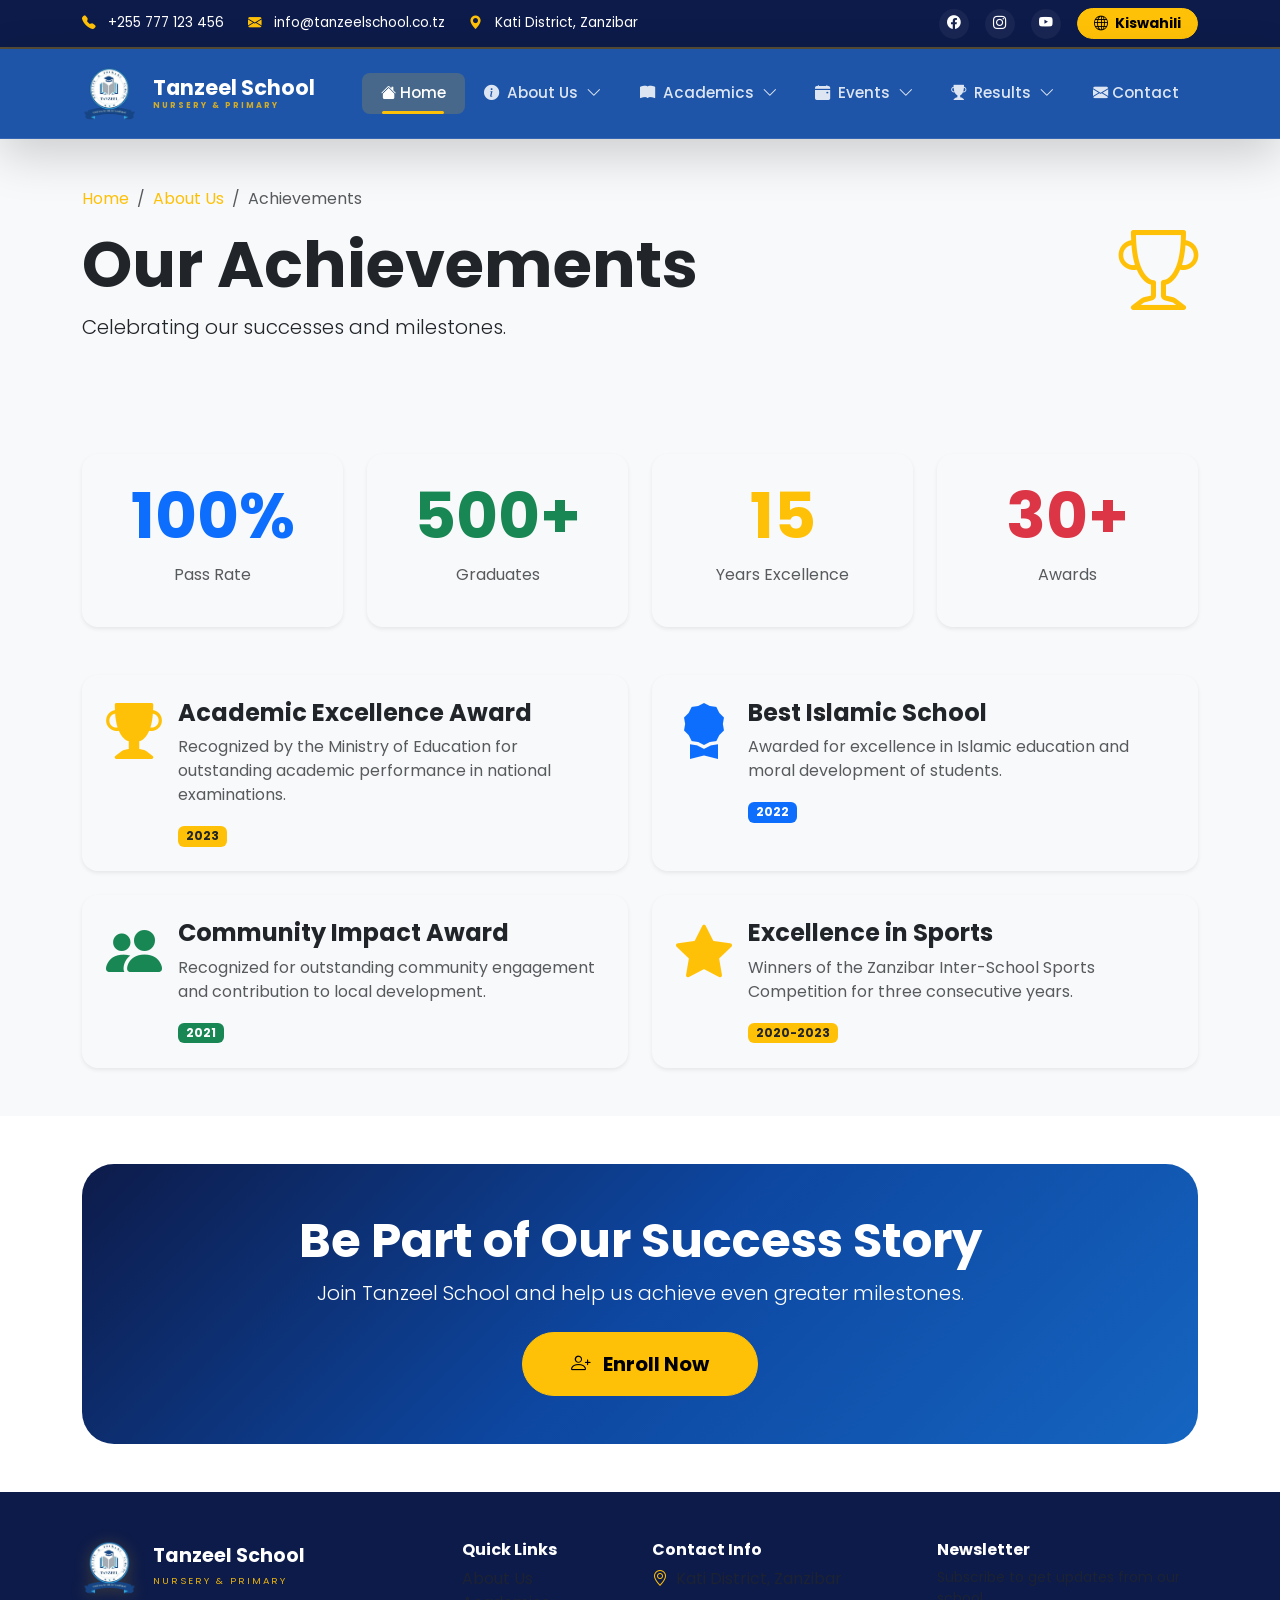
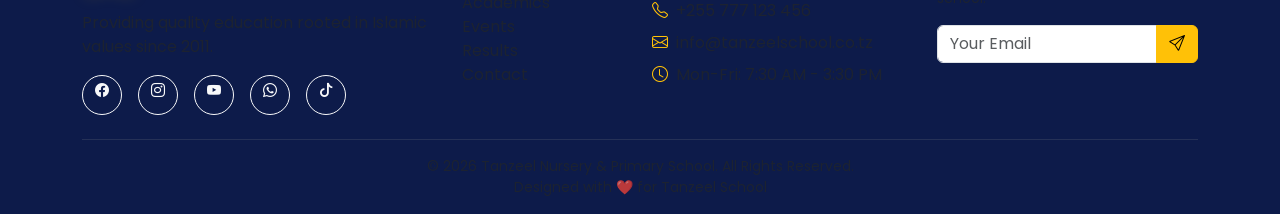
<file: about-achievements.html>
<!DOCTYPE html>
<html lang="en" id="htmlTag">
<head>
    <meta charset="UTF-8" />
    <meta name="viewport" content="width=device-width, initial-scale=1.0" />
    <title>Tanzeel School - Achievements</title>
    
    <!-- Bootstrap 5 CSS -->
    <link href="https://cdn.jsdelivr.net/npm/bootstrap@5.3.2/dist/css/bootstrap.min.css" rel="stylesheet" />
    <link href="https://cdn.jsdelivr.net/npm/bootstrap-icons@1.11.3/font/bootstrap-icons.css" rel="stylesheet" />
    <link href="https://fonts.googleapis.com/css2?family=Playfair+Display:wght@700;800;900&family=Poppins:wght@300;400;500;600;700;800;900&display=swap" rel="stylesheet" />
    <link href="https://unpkg.com/aos@2.3.1/dist/aos.css" rel="stylesheet" />
    <link href="css/style.css" rel="stylesheet" />
</head>
<body>

    
    <!-- ======== PRELOADER ======== -->
    <div id="preloader">
        <div class="loader">
            <div class="loader-ring"></div>
            <div class="loader-ring"></div>
            <div class="loader-ring"></div>
            
            <div class="loader-logo">
                <img src="logo/tanzeel_logo.png" alt="Tanzeel School" class="loader-logo-img" />
            </div>
            <p class="loader-text mt-3 fw-bold">Tanzeel School</p>
        </div>
    </div>

    <!-- ======== TOP BAR ======== -->
    <div class="top-bar py-2 d-none d-md-block">
        <div class="container d-flex justify-content-between align-items-center">
            <div class="d-flex gap-4 text-white">
                <span><i class="bi bi-telephone-fill me-2 text-warning"></i> <span class="lang-phone">+255 777 123 456</span></span>
                <span><i class="bi bi-envelope-fill me-2 text-warning"></i> <span class="lang-email">info@tanzeelschool.co.tz</span></span>
                <span><i class="bi bi-geo-alt-fill me-2 text-warning"></i> <span class="lang-address">Kati District, Zanzibar</span></span>
            </div>
            <div class="d-flex gap-3 align-items-center">
                <a href="#" class="text-white text-decoration-none social-icon-top"><i class="bi bi-facebook"></i></a>
                <a href="#" class="text-white text-decoration-none social-icon-top"><i class="bi bi-instagram"></i></a>
                <a href="#" class="text-white text-decoration-none social-icon-top"><i class="bi bi-youtube"></i></a>
                <button id="langToggle" class="btn btn-warning btn-sm fw-bold px-3 rounded-pill">
                    <i class="bi bi-globe me-1"></i> <span id="langLabel">Kiswahili</span>
                </button>
            </div>
        </div>
    </div>

    <!-- ======== NAVBAR ======== -->
    <nav class="navbar navbar-expand-lg glass-navbar shadow-lg sticky-top">
        <div class="container">
            <a class="navbar-brand fw-bold" href="index.html">
                <div class="brand-logo-wrapper">
                    <img src="logo/tanzeel_logo.png" alt="Tanzeel School Logo" class="brand-logo" id="headerLogo" />
                    <div class="brand-icon-fallback d-none">
                        <i class="bi bi-mortarboard-fill"></i>
                    </div>
                </div>
                <div class="brand-text ms-2">
                    <span class="lang-school-name">Tanzeel School</span>
                    <small class="d-block text-warning" style="font-size: 0.5rem; letter-spacing: 2px; opacity: 0.8;">
                        <span class="lang-brand-tag">NURSERY &amp; PRIMARY</span>
                    </small>
                </div>
            </a>
            <button class="navbar-toggler border-0" type="button" data-bs-toggle="collapse" data-bs-target="#mainNav">
                <span class="navbar-toggler-icon"></span>
            </button>
            <div class="collapse navbar-collapse" id="mainNav">
                <ul class="navbar-nav ms-auto fw-semibold">
                    <li class="nav-item"><a class="nav-link active" href="index.html"><i class="bi bi-house-fill me-1"></i><span class="lang-nav-home">Home</span></a></li>
                    <li class="nav-item dropdown">
                        <a class="nav-link dropdown-toggle" href="#" id="aboutDropdown" role="button" data-bs-toggle="dropdown" aria-expanded="false">
                            <i class="bi bi-info-circle-fill me-1"></i>
                            <span class="lang-nav-about">About Us</span>
                            <i class="bi bi-chevron-down ms-1 dropdown-arrow"></i>
                        </a>
                        <ul class="dropdown-menu glass-dropdown" aria-labelledby="aboutDropdown">
                            <li><a class="dropdown-item" href="about.html"><i class="bi bi-grid me-2"></i><span class="lang-drop-overview">Overview</span></a></li>
                            <li><a class="dropdown-item" href="about-history.html"><i class="bi bi-clock-history me-2"></i><span class="lang-drop-history">Our History</span><span class="dropdown-badge">NEW</span></a></li>
                            <li><a class="dropdown-item" href="about-mission.html"><i class="bi bi-bullseye me-2"></i><span class="lang-drop-mission">Mission & Vision</span></a></li>
                            <li><a class="dropdown-item" href="about-staff.html"><i class="bi bi-people me-2"></i><span class="lang-drop-staff">Our Staff</span></a></li>
                            <li><a class="dropdown-item" href="about-facilities.html"><i class="bi bi-building me-2"></i><span class="lang-drop-facilities">Facilities</span></a></li>
                            <li><hr class="dropdown-divider" /></li>
                            <li><a class="dropdown-item" href="about-achievements.html"><i class="bi bi-trophy me-2"></i><span class="lang-drop-achievements">Achievements</span><span class="dropdown-badge bg-success">Award</span></a></li>
                        </ul>
                    </li>
                    <li class="nav-item dropdown">
                        <a class="nav-link dropdown-toggle" href="#" id="acadDropdown" role="button" data-bs-toggle="dropdown" aria-expanded="false">
                            <i class="bi bi-book-fill me-1"></i>
                            <span class="lang-nav-academics">Academics</span>
                            <i class="bi bi-chevron-down ms-1 dropdown-arrow"></i>
                        </a>
                        <ul class="dropdown-menu glass-dropdown" aria-labelledby="acadDropdown">
                            <li><a class="dropdown-item" href="academics.html#nursery"><i class="bi bi-stars me-2"></i><span class="lang-drop-nursery">Nursery Program</span></a></li>
                            <li><a class="dropdown-item" href="academics.html#primary"><i class="bi bi-book me-2"></i><span class="lang-drop-primary">Primary Program</span></a></li>
                            <li><a class="dropdown-item" href="academics.html#subjects"><i class="bi bi-grid me-2"></i><span class="lang-drop-subjects">Subjects Offered</span><span class="dropdown-badge">8</span></a></li>
                            <li><a class="dropdown-item" href="academics.html#curriculum"><i class="bi bi-diagram-3 me-2"></i><span class="lang-drop-curriculum">Curriculum</span></a></li>
                            <li><hr class="dropdown-divider" /></li>
                            <li><a class="dropdown-item" href="academics.html#islamic"><i class="bi bi-star me-2"></i><span class="lang-drop-islamic">Islamic Studies</span><span class="dropdown-badge bg-warning text-dark">Featured</span></a></li>
                        </ul>
                    </li>
                    <li class="nav-item dropdown">
                        <a class="nav-link dropdown-toggle" href="#" id="eventsDropdown" role="button" data-bs-toggle="dropdown" aria-expanded="false">
                            <i class="bi bi-calendar-event-fill me-1"></i>
                            <span class="lang-nav-events">Events</span>
                            <i class="bi bi-chevron-down ms-1 dropdown-arrow"></i>
                        </a>
                        <ul class="dropdown-menu glass-dropdown" aria-labelledby="eventsDropdown">
                            <li><a class="dropdown-item" href="events.html#upcoming"><i class="bi bi-calendar-plus me-2"></i><span class="lang-drop-upcoming">Upcoming Events</span><span class="dropdown-badge bg-danger">3</span></a></li>
                            <li><a class="dropdown-item" href="events.html#calendar"><i class="bi bi-calendar3 me-2"></i><span class="lang-drop-calendar">School Calendar</span></a></li>
                            <li><a class="dropdown-item" href="events.html#gallery"><i class="bi bi-images me-2"></i><span class="lang-drop-gallery">Event Gallery</span></a></li>
                            <li><hr class="dropdown-divider" /></li>
                            <li><a class="dropdown-item" href="events.html#sports"><i class="bi bi-dribbble me-2"></i><span class="lang-drop-sports">Sports Events</span></a></li>
                        </ul>
                    </li>
                    <li class="nav-item dropdown">
                        <a class="nav-link dropdown-toggle" href="#" id="resultsDropdown" role="button" data-bs-toggle="dropdown" aria-expanded="false">
                            <i class="bi bi-trophy-fill me-1"></i>
                            <span class="lang-nav-results">Results</span>
                            <i class="bi bi-chevron-down ms-1 dropdown-arrow"></i>
                        </a>
                        <ul class="dropdown-menu glass-dropdown" aria-labelledby="resultsDropdown">
                            <li><a class="dropdown-item" href="results.html#2025"><i class="bi bi-award me-2"></i><span class="lang-drop-2025">2025 Results</span><span class="dropdown-badge bg-success">Latest</span></a></li>
                            <li><a class="dropdown-item" href="results.html#2024"><i class="bi bi-award me-2"></i><span class="lang-drop-2024">2024 Results</span></a></li>
                            <li><a class="dropdown-item" href="results.html#analysis"><i class="bi bi-graph-up me-2"></i><span class="lang-drop-analysis">Performance Analysis</span></a></li>
                            <li><hr class="dropdown-divider" /></li>
                            <li><a class="dropdown-item" href="results.html#national"><i class="bi bi-bar-chart me-2"></i><span class="lang-drop-national">National Rankings</span></a></li>
                        </ul>
                    </li>
                    <li class="nav-item"><a class="nav-link" href="contact.html"><i class="bi bi-envelope-fill me-1"></i><span class="lang-nav-contact">Contact</span></a></li>
                </ul>
            </div>
        </div>
    </nav>


    <!-- ======== PAGE HEADER ======== -->
    <section class="page-header py-5">
        <div class="container">
            <div class="row align-items-center">
                <div class="col-lg-8" data-aos="fade-right">
                    <nav aria-label="breadcrumb">
                        <ol class="breadcrumb">
                            <li class="breadcrumb-item"><a href="index.html" class="text-warning text-decoration-none">Home</a></li>
                            <li class="breadcrumb-item"><a href="about.html" class="text-warning text-decoration-none">About Us</a></li>
                            <li class="breadcrumb-item active" aria-current="page">Achievements</li>
                        </ol>
                    </nav>
                    <h1 class="display-3 fw-bold">
                        <span class="lang-achievements-page-title">Our Achievements</span>
                    </h1>
                    <p class="lead lang-achievements-page-desc">
                        Celebrating our successes and milestones.
                    </p>
                </div>
                <div class="col-lg-4 text-end d-none d-lg-block" data-aos="fade-left">
                    <div class="page-header-icon">
                        <i class="bi bi-trophy text-warning display-1"></i>
                    </div>
                </div>
            </div>
        </div>
    </section>

    <!-- ======== ACHIEVEMENTS CONTENT ======== -->
    <section class="achievements-full py-5">
        <div class="container">
            <!-- Stats -->
            <div class="row g-4 mb-5">
                <div class="col-lg-3 col-6" data-aos="fade-up" data-aos-delay="100">
                    <div class="achievement-stat p-4 rounded-4 text-center shadow-sm">
                        <h2 class="display-3 fw-bold text-primary">100%</h2>
                        <p class="text-muted lang-ach-stat-1">Pass Rate</p>
                    </div>
                </div>
                <div class="col-lg-3 col-6" data-aos="fade-up" data-aos-delay="200">
                    <div class="achievement-stat p-4 rounded-4 text-center shadow-sm">
                        <h2 class="display-3 fw-bold text-success">500+</h2>
                        <p class="text-muted lang-ach-stat-2">Graduates</p>
                    </div>
                </div>
                <div class="col-lg-3 col-6" data-aos="fade-up" data-aos-delay="300">
                    <div class="achievement-stat p-4 rounded-4 text-center shadow-sm">
                        <h2 class="display-3 fw-bold text-warning">15</h2>
                        <p class="text-muted lang-ach-stat-3">Years Excellence</p>
                    </div>
                </div>
                <div class="col-lg-3 col-6" data-aos="fade-up" data-aos-delay="400">
                    <div class="achievement-stat p-4 rounded-4 text-center shadow-sm">
                        <h2 class="display-3 fw-bold text-danger">30+</h2>
                        <p class="text-muted lang-ach-stat-4">Awards</p>
                    </div>
                </div>
            </div>
            
            <!-- Achievements List -->
            <div class="row g-4">
                <div class="col-lg-6" data-aos="fade-right">
                    <div class="achievement-card p-4 rounded-4 shadow-sm h-100">
                        <div class="d-flex align-items-start gap-3">
                            <div class="achievement-icon">
                                <i class="bi bi-trophy-fill text-warning display-4"></i>
                            </div>
                            <div>
                                <h4 class="fw-bold lang-ach-1">Academic Excellence Award</h4>
                                <p class="text-muted lang-ach-1-desc">Recognized by the Ministry of Education for outstanding academic performance in national examinations.</p>
                                <span class="badge bg-warning text-dark">2023</span>
                            </div>
                        </div>
                    </div>
                </div>
                
                <div class="col-lg-6" data-aos="fade-left" data-aos-delay="100">
                    <div class="achievement-card p-4 rounded-4 shadow-sm h-100">
                        <div class="d-flex align-items-start gap-3">
                            <div class="achievement-icon">
                                <i class="bi bi-award-fill text-primary display-4"></i>
                            </div>
                            <div>
                                <h4 class="fw-bold lang-ach-2">Best Islamic School</h4>
                                <p class="text-muted lang-ach-2-desc">Awarded for excellence in Islamic education and moral development of students.</p>
                                <span class="badge bg-primary">2022</span>
                            </div>
                        </div>
                    </div>
                </div>
                
                <div class="col-lg-6" data-aos="fade-right" data-aos-delay="200">
                    <div class="achievement-card p-4 rounded-4 shadow-sm h-100">
                        <div class="d-flex align-items-start gap-3">
                            <div class="achievement-icon">
                                <i class="bi bi-people-fill text-success display-4"></i>
                            </div>
                            <div>
                                <h4 class="fw-bold lang-ach-3">Community Impact Award</h4>
                                <p class="text-muted lang-ach-3-desc">Recognized for outstanding community engagement and contribution to local development.</p>
                                <span class="badge bg-success">2021</span>
                            </div>
                        </div>
                    </div>
                </div>
                
                <div class="col-lg-6" data-aos="fade-left" data-aos-delay="300">
                    <div class="achievement-card p-4 rounded-4 shadow-sm h-100">
                        <div class="d-flex align-items-start gap-3">
                            <div class="achievement-icon">
                                <i class="bi bi-star-fill text-warning display-4"></i>
                            </div>
                            <div>
                                <h4 class="fw-bold lang-ach-4">Excellence in Sports</h4>
                                <p class="text-muted lang-ach-4-desc">Winners of the Zanzibar Inter-School Sports Competition for three consecutive years.</p>
                                <span class="badge bg-warning text-dark">2020-2023</span>
                            </div>
                        </div>
                    </div>
                </div>
            </div>
        </div>
    </section>

    <!-- ======== CTA ======== -->
    <section class="cta-section py-5">
        <div class="container">
            <div class="cta-box p-5 rounded-5 text-center text-white" style="background: linear-gradient(135deg, #0d1b4a 0%, #0d47a1 50%, #1565c0 100%);">
                <h2 class="fw-bold display-5">Be Part of Our Success Story</h2>
                <p class="lead mb-4">Join Tanzeel School and help us achieve even greater milestones.</p>
                <a href="contact.html" class="btn btn-warning btn-lg fw-bold px-5 py-3 rounded-pill">
                    <i class="bi bi-person-plus me-2"></i> Enroll Now
                </a>
            </div>
        </div>
    </section>
<!-- ======== FOOTER ======== -->
    <footer class="footer bg-dark text-white pt-5 pb-3">
        <div class="container">
            <div class="row g-4">
                <div class="col-lg-4">
                    <!-- ====== LOGO IN FOOTER ====== -->
                    <div class="footer-brand d-flex align-items-center mb-3">
                        <div class="footer-logo-wrapper">
                            <img src="logo/tanzeel_logo.png" alt="Tanzeel School Logo" class="footer-logo" id="footerLogo" />
                            <div class="footer-logo-fallback d-none">
                                <i class="bi bi-mortarboard-fill text-warning"></i>
                            </div>
                        </div>
                        <div class="footer-brand-text ms-3">
                            <h5 class="fw-bold mb-0 text-white">
                                <span class="lang-footer-name">Tanzeel School</span>
                            </h5>
                            <small class="text-warning" style="font-size: 0.6rem; letter-spacing: 2px;">
                                <span class="lang-footer-tag">NURSERY &amp; PRIMARY</span>
                            </small>
                        </div>
                    </div>
                    <p class="text-muted lang-footer-desc">
                        Providing quality education rooted in Islamic values since 2011.
                    </p>
                    <div class="social-links d-flex gap-3 mt-3">
                        <a href="#" class="btn btn-outline-light btn-sm rounded-circle social-btn"><i class="bi bi-facebook"></i></a>
                        <a href="#" class="btn btn-outline-light btn-sm rounded-circle social-btn"><i class="bi bi-instagram"></i></a>
                        <a href="#" class="btn btn-outline-light btn-sm rounded-circle social-btn"><i class="bi bi-youtube"></i></a>
                        <a href="#" class="btn btn-outline-light btn-sm rounded-circle social-btn"><i class="bi bi-whatsapp"></i></a>
                        <a href="#" class="btn btn-outline-light btn-sm rounded-circle social-btn"><i class="bi bi-tiktok"></i></a>
                    </div>
                </div>
                <div class="col-lg-2 col-6">
                    <h6 class="fw-bold lang-footer-quick">Quick Links</h6>
                    <ul class="list-unstyled">
                        <li><a href="about.html" class="text-decoration-none text-muted footer-link">About Us</a></li>
                        <li><a href="academics.html" class="text-decoration-none text-muted footer-link">Academics</a></li>
                        <li><a href="events.html" class="text-decoration-none text-muted footer-link">Events</a></li>
                        <li><a href="results.html" class="text-decoration-none text-muted footer-link">Results</a></li>
                        <li><a href="contact.html" class="text-decoration-none text-muted footer-link">Contact</a></li>
                    </ul>
                </div>
                <div class="col-lg-3 col-6">
                    <h6 class="fw-bold lang-footer-contact">Contact Info</h6>
                    <ul class="list-unstyled text-muted">
                        <li class="mb-2"><i class="bi bi-geo-alt me-2 text-warning"></i>Kati District, Zanzibar</li>
                        <li class="mb-2"><i class="bi bi-telephone me-2 text-warning"></i>+255 777 123 456</li>
                        <li class="mb-2"><i class="bi bi-envelope me-2 text-warning"></i>info@tanzeelschool.co.tz</li>
                        <li class="mb-2"><i class="bi bi-clock me-2 text-warning"></i>Mon-Fri: 7:30 AM - 3:30 PM</li>
                    </ul>
                </div>
                <div class="col-lg-3">
                    <h6 class="fw-bold lang-footer-newsletter">Newsletter</h6>
                    <p class="text-muted small">Subscribe to get updates from our school.</p>
                    <div class="input-group">
                        <input type="email" class="form-control" placeholder="Your Email" />
                        <button class="btn btn-warning" type="button"><i class="bi bi-send"></i></button>
                    </div>
                </div>
            </div>
            <hr class="border-secondary mt-4" />
            <div class="text-center text-muted small">
                &copy; 2026 <span class="lang-footer-copy">Tanzeel Nursery &amp; Primary School. All Rights Reserved.</span>
                <br />
                <span class="lang-footer-designed">Designed with <i class="bi bi-heart-fill text-danger"></i> for Tanzeel School</span>
            </div>
        </div>
    </footer>

    <!-- Bootstrap JS -->
    <script src="https://cdn.jsdelivr.net/npm/bootstrap@5.3.2/dist/js/bootstrap.bundle.min.js"></script>
    <script src="https://unpkg.com/aos@2.3.1/dist/aos.js"></script>
    <script src="js/script.js"></script>
</body>
</html>
</file>
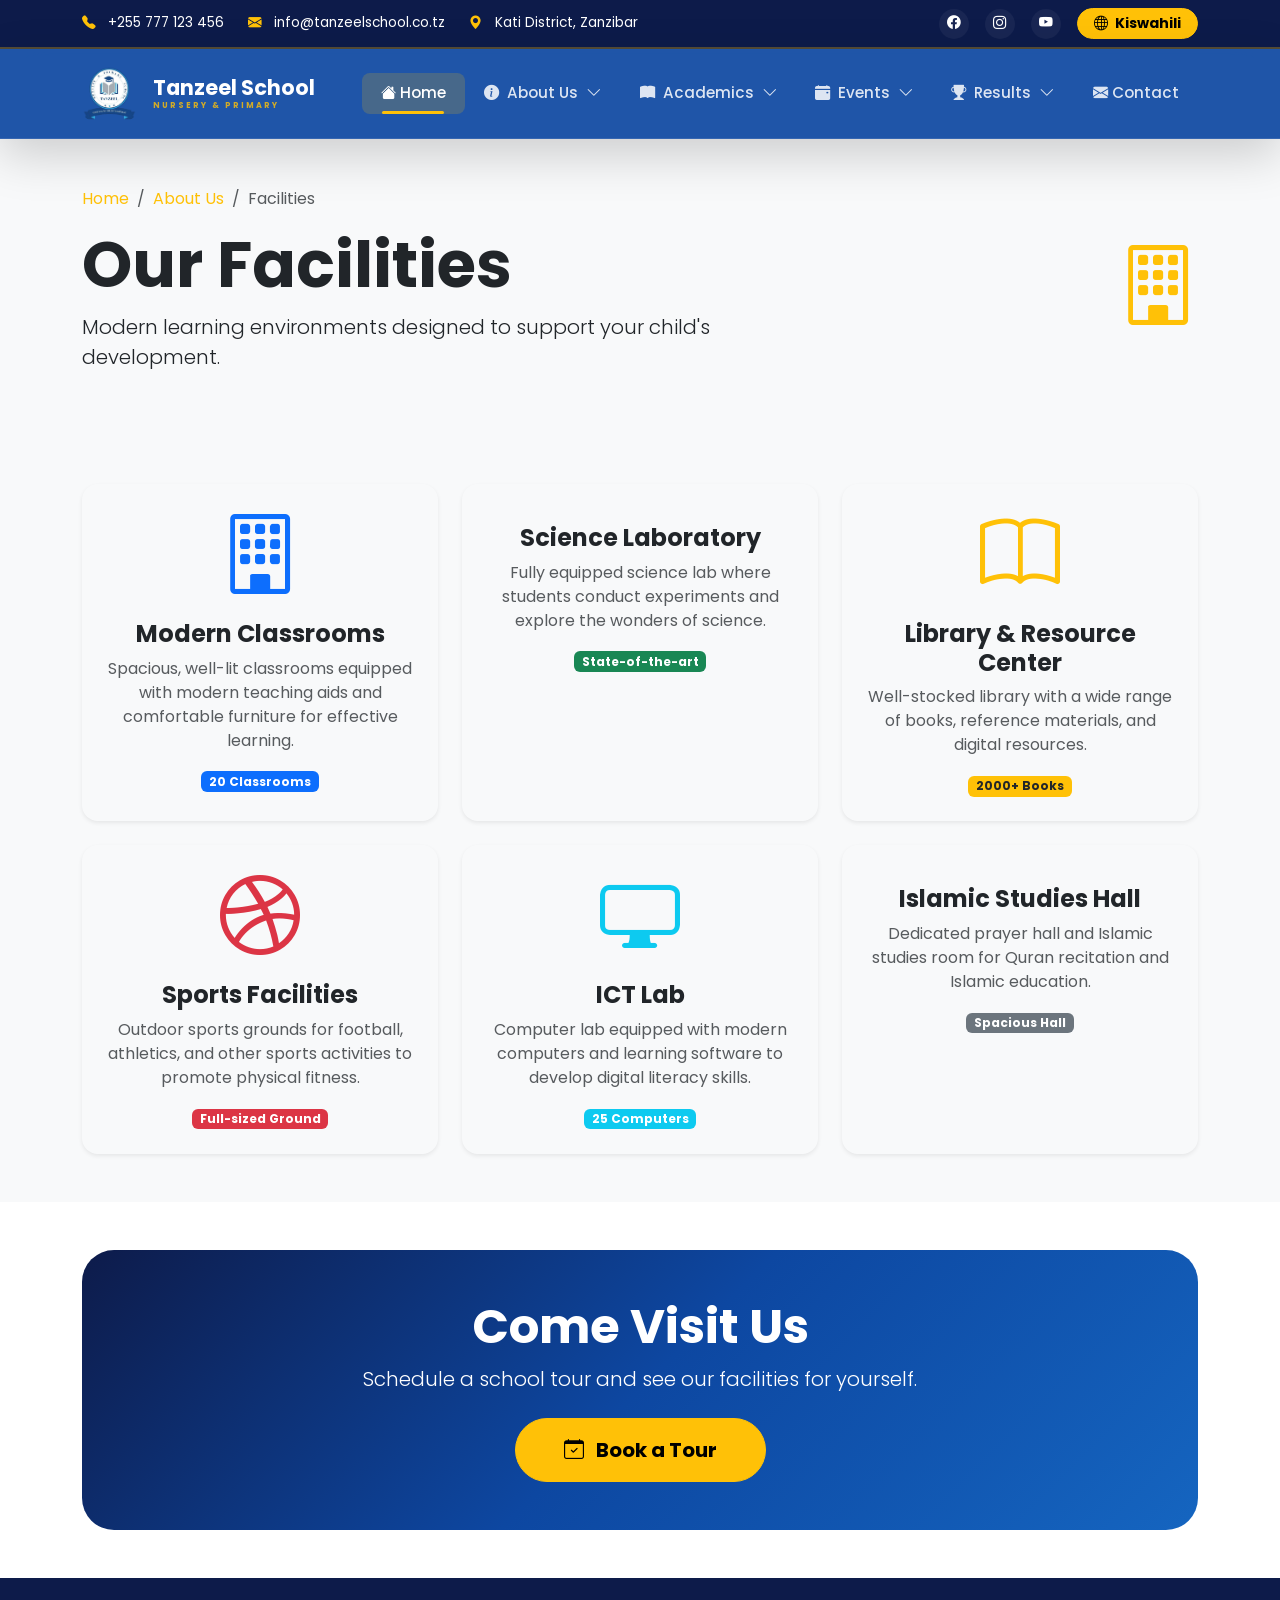
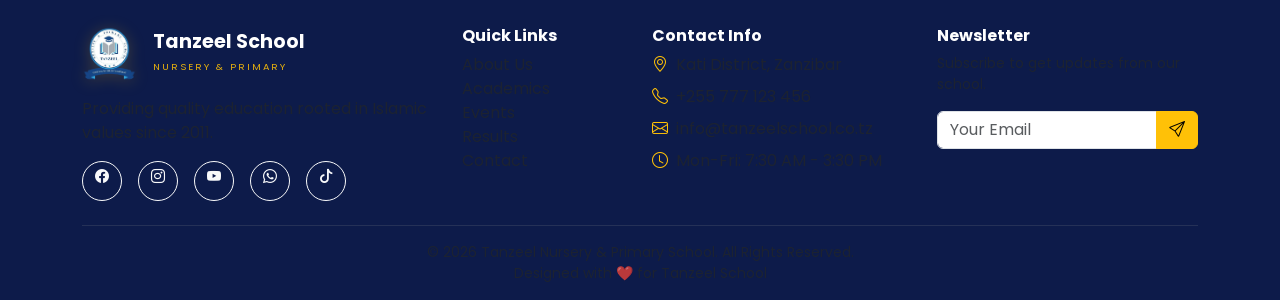
<file: about-facilities.html>
<!DOCTYPE html>
<html lang="en" id="htmlTag">
<head>
    <meta charset="UTF-8" />
    <meta name="viewport" content="width=device-width, initial-scale=1.0" />
    <title>Tanzeel School - Facilities</title>
     <!-- Bootstrap 5 CSS -->
    <link href="https://cdn.jsdelivr.net/npm/bootstrap@5.3.2/dist/css/bootstrap.min.css" rel="stylesheet" />
    <link href="https://cdn.jsdelivr.net/npm/bootstrap-icons@1.11.3/font/bootstrap-icons.css" rel="stylesheet" />
    <link href="https://fonts.googleapis.com/css2?family=Playfair+Display:wght@700;800;900&family=Poppins:wght@300;400;500;600;700;800;900&display=swap" rel="stylesheet" />
    <link href="https://unpkg.com/aos@2.3.1/dist/aos.css" rel="stylesheet" />
    <link href="css/style.css" rel="stylesheet" />

</head>
<body>


    <!-- ======== PRELOADER ======== -->
    <div id="preloader">
        <div class="loader">
            <div class="loader-ring"></div>
            <div class="loader-ring"></div>
            <div class="loader-ring"></div>
            
            <div class="loader-logo">
                <img src="logo/tanzeel_logo.png" alt="Tanzeel School" class="loader-logo-img" />
            </div>
            <p class="loader-text mt-3 fw-bold">Tanzeel School</p>
        </div>
    </div>

    <!-- ======== TOP BAR ======== -->
    <div class="top-bar py-2 d-none d-md-block">
        <div class="container d-flex justify-content-between align-items-center">
            <div class="d-flex gap-4 text-white">
                <span><i class="bi bi-telephone-fill me-2 text-warning"></i> <span class="lang-phone">+255 777 123 456</span></span>
                <span><i class="bi bi-envelope-fill me-2 text-warning"></i> <span class="lang-email">info@tanzeelschool.co.tz</span></span>
                <span><i class="bi bi-geo-alt-fill me-2 text-warning"></i> <span class="lang-address">Kati District, Zanzibar</span></span>
            </div>
            <div class="d-flex gap-3 align-items-center">
                <a href="#" class="text-white text-decoration-none social-icon-top"><i class="bi bi-facebook"></i></a>
                <a href="#" class="text-white text-decoration-none social-icon-top"><i class="bi bi-instagram"></i></a>
                <a href="#" class="text-white text-decoration-none social-icon-top"><i class="bi bi-youtube"></i></a>
                <button id="langToggle" class="btn btn-warning btn-sm fw-bold px-3 rounded-pill">
                    <i class="bi bi-globe me-1"></i> <span id="langLabel">Kiswahili</span>
                </button>
            </div>
        </div>
    </div>

    <!-- ======== NAVBAR ======== -->
    <nav class="navbar navbar-expand-lg glass-navbar shadow-lg sticky-top">
        <div class="container">
            <a class="navbar-brand fw-bold" href="index.html">
                <div class="brand-logo-wrapper">
                    <img src="logo/tanzeel_logo.png" alt="Tanzeel School Logo" class="brand-logo" id="headerLogo" />
                    <div class="brand-icon-fallback d-none">
                        <i class="bi bi-mortarboard-fill"></i>
                    </div>
                </div>
                <div class="brand-text ms-2">
                    <span class="lang-school-name">Tanzeel School</span>
                    <small class="d-block text-warning" style="font-size: 0.5rem; letter-spacing: 2px; opacity: 0.8;">
                        <span class="lang-brand-tag">NURSERY &amp; PRIMARY</span>
                    </small>
                </div>
            </a>
            <button class="navbar-toggler border-0" type="button" data-bs-toggle="collapse" data-bs-target="#mainNav">
                <span class="navbar-toggler-icon"></span>
            </button>
            <div class="collapse navbar-collapse" id="mainNav">
                <ul class="navbar-nav ms-auto fw-semibold">
                    <li class="nav-item"><a class="nav-link active" href="index.html"><i class="bi bi-house-fill me-1"></i><span class="lang-nav-home">Home</span></a></li>
                    <li class="nav-item dropdown">
                        <a class="nav-link dropdown-toggle" href="#" id="aboutDropdown" role="button" data-bs-toggle="dropdown" aria-expanded="false">
                            <i class="bi bi-info-circle-fill me-1"></i>
                            <span class="lang-nav-about">About Us</span>
                            <i class="bi bi-chevron-down ms-1 dropdown-arrow"></i>
                        </a>
                        <ul class="dropdown-menu glass-dropdown" aria-labelledby="aboutDropdown">
                            <li><a class="dropdown-item" href="about.html"><i class="bi bi-grid me-2"></i><span class="lang-drop-overview">Overview</span></a></li>
                            <li><a class="dropdown-item" href="about-history.html"><i class="bi bi-clock-history me-2"></i><span class="lang-drop-history">Our History</span><span class="dropdown-badge">NEW</span></a></li>
                            <li><a class="dropdown-item" href="about-mission.html"><i class="bi bi-bullseye me-2"></i><span class="lang-drop-mission">Mission & Vision</span></a></li>
                            <li><a class="dropdown-item" href="about-staff.html"><i class="bi bi-people me-2"></i><span class="lang-drop-staff">Our Staff</span></a></li>
                            <li><a class="dropdown-item" href="about-facilities.html"><i class="bi bi-building me-2"></i><span class="lang-drop-facilities">Facilities</span></a></li>
                            <li><hr class="dropdown-divider" /></li>
                            <li><a class="dropdown-item" href="about-achievements.html"><i class="bi bi-trophy me-2"></i><span class="lang-drop-achievements">Achievements</span><span class="dropdown-badge bg-success">Award</span></a></li>
                        </ul>
                    </li>
                    <li class="nav-item dropdown">
                        <a class="nav-link dropdown-toggle" href="#" id="acadDropdown" role="button" data-bs-toggle="dropdown" aria-expanded="false">
                            <i class="bi bi-book-fill me-1"></i>
                            <span class="lang-nav-academics">Academics</span>
                            <i class="bi bi-chevron-down ms-1 dropdown-arrow"></i>
                        </a>
                        <ul class="dropdown-menu glass-dropdown" aria-labelledby="acadDropdown">
                            <li><a class="dropdown-item" href="academics.html#nursery"><i class="bi bi-stars me-2"></i><span class="lang-drop-nursery">Nursery Program</span></a></li>
                            <li><a class="dropdown-item" href="academics.html#primary"><i class="bi bi-book me-2"></i><span class="lang-drop-primary">Primary Program</span></a></li>
                            <li><a class="dropdown-item" href="academics.html#subjects"><i class="bi bi-grid me-2"></i><span class="lang-drop-subjects">Subjects Offered</span><span class="dropdown-badge">8</span></a></li>
                            <li><a class="dropdown-item" href="academics.html#curriculum"><i class="bi bi-diagram-3 me-2"></i><span class="lang-drop-curriculum">Curriculum</span></a></li>
                            <li><hr class="dropdown-divider" /></li>
                            <li><a class="dropdown-item" href="academics.html#islamic"><i class="bi bi-star me-2"></i><span class="lang-drop-islamic">Islamic Studies</span><span class="dropdown-badge bg-warning text-dark">Featured</span></a></li>
                        </ul>
                    </li>
                    <li class="nav-item dropdown">
                        <a class="nav-link dropdown-toggle" href="#" id="eventsDropdown" role="button" data-bs-toggle="dropdown" aria-expanded="false">
                            <i class="bi bi-calendar-event-fill me-1"></i>
                            <span class="lang-nav-events">Events</span>
                            <i class="bi bi-chevron-down ms-1 dropdown-arrow"></i>
                        </a>
                        <ul class="dropdown-menu glass-dropdown" aria-labelledby="eventsDropdown">
                            <li><a class="dropdown-item" href="events.html#upcoming"><i class="bi bi-calendar-plus me-2"></i><span class="lang-drop-upcoming">Upcoming Events</span><span class="dropdown-badge bg-danger">3</span></a></li>
                            <li><a class="dropdown-item" href="events.html#calendar"><i class="bi bi-calendar3 me-2"></i><span class="lang-drop-calendar">School Calendar</span></a></li>
                            <li><a class="dropdown-item" href="events.html#gallery"><i class="bi bi-images me-2"></i><span class="lang-drop-gallery">Event Gallery</span></a></li>
                            <li><hr class="dropdown-divider" /></li>
                            <li><a class="dropdown-item" href="events.html#sports"><i class="bi bi-dribbble me-2"></i><span class="lang-drop-sports">Sports Events</span></a></li>
                        </ul>
                    </li>
                    <li class="nav-item dropdown">
                        <a class="nav-link dropdown-toggle" href="#" id="resultsDropdown" role="button" data-bs-toggle="dropdown" aria-expanded="false">
                            <i class="bi bi-trophy-fill me-1"></i>
                            <span class="lang-nav-results">Results</span>
                            <i class="bi bi-chevron-down ms-1 dropdown-arrow"></i>
                        </a>
                        <ul class="dropdown-menu glass-dropdown" aria-labelledby="resultsDropdown">
                            <li><a class="dropdown-item" href="results.html#2025"><i class="bi bi-award me-2"></i><span class="lang-drop-2025">2025 Results</span><span class="dropdown-badge bg-success">Latest</span></a></li>
                            <li><a class="dropdown-item" href="results.html#2024"><i class="bi bi-award me-2"></i><span class="lang-drop-2024">2024 Results</span></a></li>
                            <li><a class="dropdown-item" href="results.html#analysis"><i class="bi bi-graph-up me-2"></i><span class="lang-drop-analysis">Performance Analysis</span></a></li>
                            <li><hr class="dropdown-divider" /></li>
                            <li><a class="dropdown-item" href="results.html#national"><i class="bi bi-bar-chart me-2"></i><span class="lang-drop-national">National Rankings</span></a></li>
                        </ul>
                    </li>
                    <li class="nav-item"><a class="nav-link" href="contact.html"><i class="bi bi-envelope-fill me-1"></i><span class="lang-nav-contact">Contact</span></a></li>
                </ul>
            </div>
        </div>
    </nav>


    <!-- ======== PAGE HEADER ======== -->
    <section class="page-header py-5">
        <div class="container">
            <div class="row align-items-center">
                <div class="col-lg-8" data-aos="fade-right">
                    <nav aria-label="breadcrumb">
                        <ol class="breadcrumb">
                            <li class="breadcrumb-item"><a href="index.html" class="text-warning text-decoration-none">Home</a></li>
                            <li class="breadcrumb-item"><a href="about.html" class="text-warning text-decoration-none">About Us</a></li>
                            <li class="breadcrumb-item active" aria-current="page">Facilities</li>
                        </ol>
                    </nav>
                    <h1 class="display-3 fw-bold">
                        <span class="lang-facilities-page-title">Our Facilities</span>
                    </h1>
                    <p class="lead lang-facilities-page-desc">
                        Modern learning environments designed to support your child's development.
                    </p>
                </div>
                <div class="col-lg-4 text-end d-none d-lg-block" data-aos="fade-left">
                    <div class="page-header-icon">
                        <i class="bi bi-building text-warning display-1"></i>
                    </div>
                </div>
            </div>
        </div>
    </section>

    <!-- ======== FACILITIES CONTENT ======== -->
    <section class="facilities-full py-5">
        <div class="container">
            <div class="row g-4">
                <div class="col-lg-4 col-md-6" data-aos="fade-up" data-aos-delay="100">
                    <div class="facility-card p-4 rounded-4 shadow-sm text-center h-100">
                        <div class="facility-icon">
                            <i class="bi bi-building display-1 text-primary"></i>
                        </div>
                        <h4 class="fw-bold mt-3 lang-facility-1">Modern Classrooms</h4>
                        <p class="text-muted lang-facility-1-desc">Spacious, well-lit classrooms equipped with modern teaching aids and comfortable furniture for effective learning.</p>
                        <span class="badge bg-primary">20 Classrooms</span>
                    </div>
                </div>
                
                <div class="col-lg-4 col-md-6" data-aos="fade-up" data-aos-delay="200">
                    <div class="facility-card p-4 rounded-4 shadow-sm text-center h-100">
                        <div class="facility-icon">
                            <i class="bi bi-flask display-1 text-success"></i>
                        </div>
                        <h4 class="fw-bold mt-3 lang-facility-2">Science Laboratory</h4>
                        <p class="text-muted lang-facility-2-desc">Fully equipped science lab where students conduct experiments and explore the wonders of science.</p>
                        <span class="badge bg-success">State-of-the-art</span>
                    </div>
                </div>
                
                <div class="col-lg-4 col-md-6" data-aos="fade-up" data-aos-delay="300">
                    <div class="facility-card p-4 rounded-4 shadow-sm text-center h-100">
                        <div class="facility-icon">
                            <i class="bi bi-book display-1 text-warning"></i>
                        </div>
                        <h4 class="fw-bold mt-3 lang-facility-3">Library &amp; Resource Center</h4>
                        <p class="text-muted lang-facility-3-desc">Well-stocked library with a wide range of books, reference materials, and digital resources.</p>
                        <span class="badge bg-warning text-dark">2000+ Books</span>
                    </div>
                </div>
                
                <div class="col-lg-4 col-md-6" data-aos="fade-up" data-aos-delay="400">
                    <div class="facility-card p-4 rounded-4 shadow-sm text-center h-100">
                        <div class="facility-icon">
                            <i class="bi bi-dribbble display-1 text-danger"></i>
                        </div>
                        <h4 class="fw-bold mt-3 lang-facility-4">Sports Facilities</h4>
                        <p class="text-muted lang-facility-4-desc">Outdoor sports grounds for football, athletics, and other sports activities to promote physical fitness.</p>
                        <span class="badge bg-danger">Full-sized Ground</span>
                    </div>
                </div>
                
                <div class="col-lg-4 col-md-6" data-aos="fade-up" data-aos-delay="500">
                    <div class="facility-card p-4 rounded-4 shadow-sm text-center h-100">
                        <div class="facility-icon">
                            <i class="bi bi-display display-1 text-info"></i>
                        </div>
                        <h4 class="fw-bold mt-3 lang-facility-5">ICT Lab</h4>
                        <p class="text-muted lang-facility-5-desc">Computer lab equipped with modern computers and learning software to develop digital literacy skills.</p>
                        <span class="badge bg-info">25 Computers</span>
                    </div>
                </div>
                
                <div class="col-lg-4 col-md-6" data-aos="fade-up" data-aos-delay="600">
                    <div class="facility-card p-4 rounded-4 shadow-sm text-center h-100">
                        <div class="facility-icon">
                            <i class="bi bi-mosque display-1 text-secondary"></i>
                        </div>
                        <h4 class="fw-bold mt-3 lang-facility-6">Islamic Studies Hall</h4>
                        <p class="text-muted lang-facility-6-desc">Dedicated prayer hall and Islamic studies room for Quran recitation and Islamic education.</p>
                        <span class="badge bg-secondary">Spacious Hall</span>
                    </div>
                </div>
            </div>
        </div>
    </section>

    <!-- ======== CTA ======== -->
    <section class="cta-section py-5">
        <div class="container">
            <div class="cta-box p-5 rounded-5 text-center text-white" style="background: linear-gradient(135deg, #0d1b4a 0%, #0d47a1 50%, #1565c0 100%);">
                <h2 class="fw-bold display-5">Come Visit Us</h2>
                <p class="lead mb-4">Schedule a school tour and see our facilities for yourself.</p>
                <a href="contact.html" class="btn btn-warning btn-lg fw-bold px-5 py-3 rounded-pill">
                    <i class="bi bi-calendar-check me-2"></i> Book a Tour
                </a>
            </div>
        </div>
    </section>

    <!-- ======== FOOTER ======== -->
    <footer class="footer bg-dark text-white pt-5 pb-3">
        <div class="container">
            <div class="row g-4">
                <div class="col-lg-4">
                    <!-- ====== LOGO IN FOOTER ====== -->
                    <div class="footer-brand d-flex align-items-center mb-3">
                        <div class="footer-logo-wrapper">
                            <img src="logo/tanzeel_logo.png" alt="Tanzeel School Logo" class="footer-logo" id="footerLogo" />
                            <div class="footer-logo-fallback d-none">
                                <i class="bi bi-mortarboard-fill text-warning"></i>
                            </div>
                        </div>
                        <div class="footer-brand-text ms-3">
                            <h5 class="fw-bold mb-0 text-white">
                                <span class="lang-footer-name">Tanzeel School</span>
                            </h5>
                            <small class="text-warning" style="font-size: 0.6rem; letter-spacing: 2px;">
                                <span class="lang-footer-tag">NURSERY &amp; PRIMARY</span>
                            </small>
                        </div>
                    </div>
                    <p class="text-muted lang-footer-desc">
                        Providing quality education rooted in Islamic values since 2011.
                    </p>
                    <div class="social-links d-flex gap-3 mt-3">
                        <a href="#" class="btn btn-outline-light btn-sm rounded-circle social-btn"><i class="bi bi-facebook"></i></a>
                        <a href="#" class="btn btn-outline-light btn-sm rounded-circle social-btn"><i class="bi bi-instagram"></i></a>
                        <a href="#" class="btn btn-outline-light btn-sm rounded-circle social-btn"><i class="bi bi-youtube"></i></a>
                        <a href="#" class="btn btn-outline-light btn-sm rounded-circle social-btn"><i class="bi bi-whatsapp"></i></a>
                        <a href="#" class="btn btn-outline-light btn-sm rounded-circle social-btn"><i class="bi bi-tiktok"></i></a>
                    </div>
                </div>
                <div class="col-lg-2 col-6">
                    <h6 class="fw-bold lang-footer-quick">Quick Links</h6>
                    <ul class="list-unstyled">
                        <li><a href="about.html" class="text-decoration-none text-muted footer-link">About Us</a></li>
                        <li><a href="academics.html" class="text-decoration-none text-muted footer-link">Academics</a></li>
                        <li><a href="events.html" class="text-decoration-none text-muted footer-link">Events</a></li>
                        <li><a href="results.html" class="text-decoration-none text-muted footer-link">Results</a></li>
                        <li><a href="contact.html" class="text-decoration-none text-muted footer-link">Contact</a></li>
                    </ul>
                </div>
                <div class="col-lg-3 col-6">
                    <h6 class="fw-bold lang-footer-contact">Contact Info</h6>
                    <ul class="list-unstyled text-muted">
                        <li class="mb-2"><i class="bi bi-geo-alt me-2 text-warning"></i>Kati District, Zanzibar</li>
                        <li class="mb-2"><i class="bi bi-telephone me-2 text-warning"></i>+255 777 123 456</li>
                        <li class="mb-2"><i class="bi bi-envelope me-2 text-warning"></i>info@tanzeelschool.co.tz</li>
                        <li class="mb-2"><i class="bi bi-clock me-2 text-warning"></i>Mon-Fri: 7:30 AM - 3:30 PM</li>
                    </ul>
                </div>
                <div class="col-lg-3">
                    <h6 class="fw-bold lang-footer-newsletter">Newsletter</h6>
                    <p class="text-muted small">Subscribe to get updates from our school.</p>
                    <div class="input-group">
                        <input type="email" class="form-control" placeholder="Your Email" />
                        <button class="btn btn-warning" type="button"><i class="bi bi-send"></i></button>
                    </div>
                </div>
            </div>
            <hr class="border-secondary mt-4" />
            <div class="text-center text-muted small">
                &copy; 2026 <span class="lang-footer-copy">Tanzeel Nursery &amp; Primary School. All Rights Reserved.</span>
                <br />
                <span class="lang-footer-designed">Designed with <i class="bi bi-heart-fill text-danger"></i> for Tanzeel School</span>
            </div>
        </div>
    </footer>

    <!-- Bootstrap JS -->
    <script src="https://cdn.jsdelivr.net/npm/bootstrap@5.3.2/dist/js/bootstrap.bundle.min.js"></script>
    <script src="https://unpkg.com/aos@2.3.1/dist/aos.js"></script>
    <script src="js/script.js"></script>
</body>
</html>
</file>
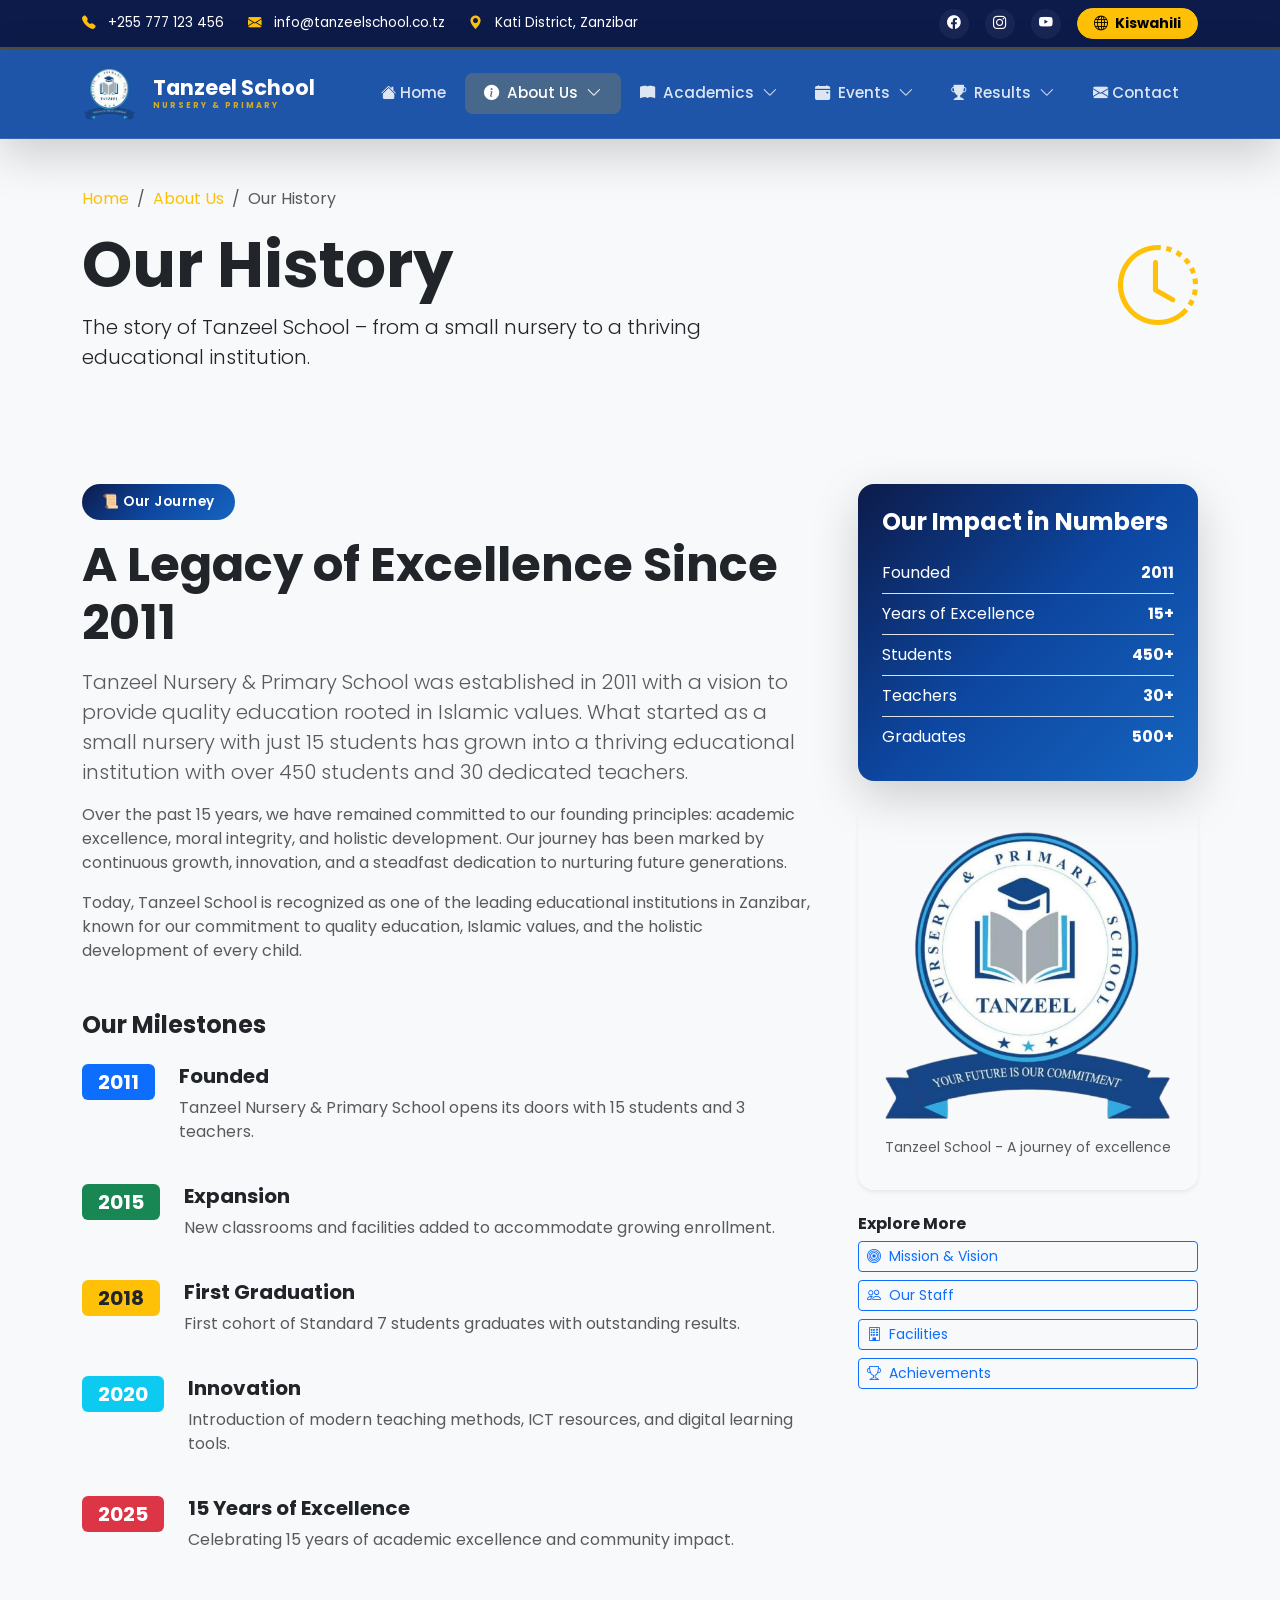
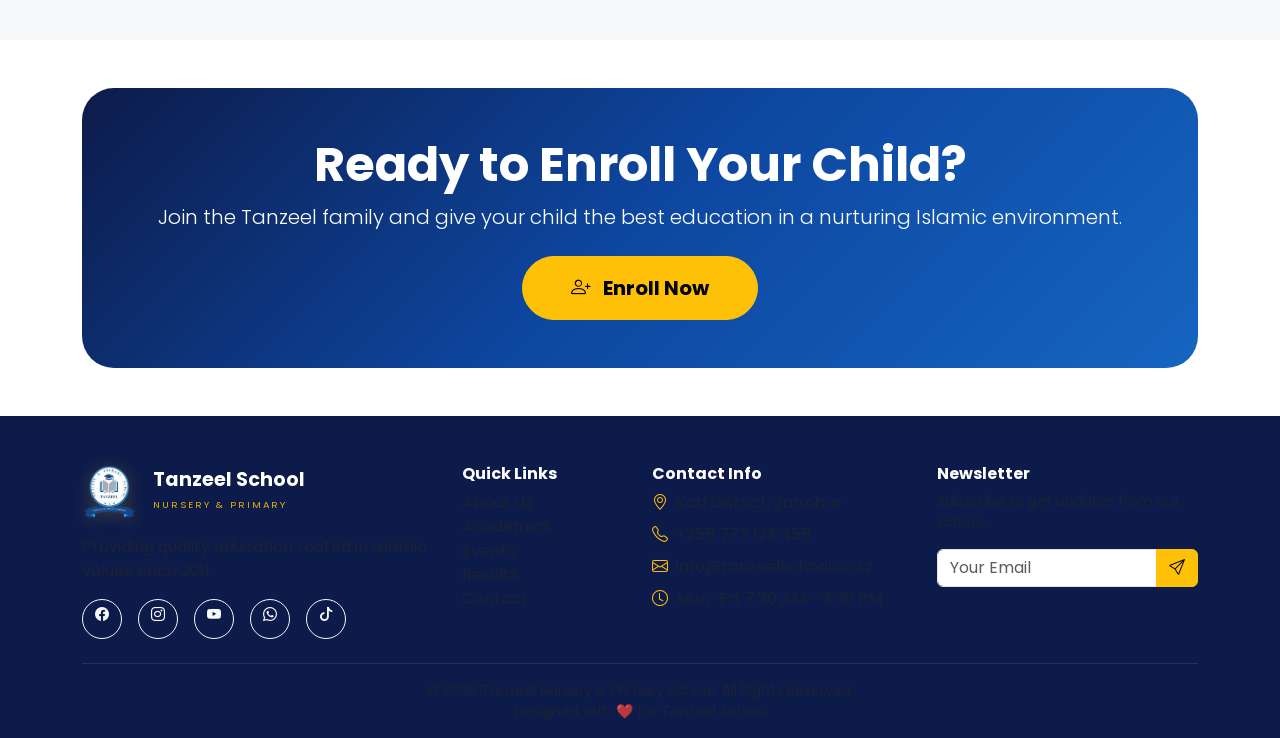
<file: about-history.html>
<!DOCTYPE html>
<html lang="en" id="htmlTag">
<head>
    <meta charset="UTF-8" />
    <meta name="viewport" content="width=device-width, initial-scale=1.0" />
    <title>Tanzeel School - Our History</title>
    <link href="https://cdn.jsdelivr.net/npm/bootstrap@5.3.2/dist/css/bootstrap.min.css" rel="stylesheet" />
    <link href="https://cdn.jsdelivr.net/npm/bootstrap-icons@1.11.3/font/bootstrap-icons.css" rel="stylesheet" />
    <link href="https://fonts.googleapis.com/css2?family=Playfair+Display:wght@700;800;900&family=Poppins:wght@300;400;500;600;700;800;900&display=swap" rel="stylesheet" />
    <link href="https://unpkg.com/aos@2.3.1/dist/aos.css" rel="stylesheet" />
    <link href="css/style.css" rel="stylesheet" />
</head>
<body>

    <!-- ======== PRELOADER ======== -->
    <div id="preloader">
        <div class="loader">
            <div class="loader-ring"></div>
            <div class="loader-ring"></div>
            <div class="loader-ring"></div>
            <div class="loader-logo">
                <img src="logo/tanzeel_logo.png" alt="Tanzeel School" class="loader-logo-img" />
            </div>
            <p class="loader-text mt-3 fw-bold">Tanzeel School</p>
        </div>
    </div>

    <!-- ======== TOP BAR ======== -->
    <div class="top-bar py-2 d-none d-md-block">
        <div class="container d-flex justify-content-between align-items-center">
            <div class="d-flex gap-4 text-white">
                <span><i class="bi bi-telephone-fill me-2 text-warning"></i> <span class="lang-phone">+255 777 123 456</span></span>
                <span><i class="bi bi-envelope-fill me-2 text-warning"></i> <span class="lang-email">info@tanzeelschool.co.tz</span></span>
                <span><i class="bi bi-geo-alt-fill me-2 text-warning"></i> <span class="lang-address">Kati District, Zanzibar</span></span>
            </div>
            <div class="d-flex gap-3 align-items-center">
                <a href="#" class="text-white text-decoration-none social-icon-top"><i class="bi bi-facebook"></i></a>
                <a href="#" class="text-white text-decoration-none social-icon-top"><i class="bi bi-instagram"></i></a>
                <a href="#" class="text-white text-decoration-none social-icon-top"><i class="bi bi-youtube"></i></a>
                <button id="langToggle" class="btn btn-warning btn-sm fw-bold px-3 rounded-pill">
                    <i class="bi bi-globe me-1"></i> <span id="langLabel">Kiswahili</span>
                </button>
            </div>
        </div>
    </div>

    <!-- ======== NAVBAR ======== -->
     <nav class="navbar navbar-expand-lg glass-navbar shadow-lg sticky-top">
        <div class="container">
            <a class="navbar-brand fw-bold" href="index.html">
                <div class="brand-logo-wrapper">
                    <img src="logo/tanzeel_logo.png" alt="Tanzeel School Logo" class="brand-logo" id="headerLogo" />
                    <div class="brand-icon-fallback d-none">
                        <i class="bi bi-mortarboard-fill"></i>
                    </div>
                </div>
                <div class="brand-text ms-2">
                    <span class="lang-school-name">Tanzeel School</span>
                    <small class="d-block text-warning" style="font-size: 0.5rem; letter-spacing: 2px; opacity: 0.8;">
                        <span class="lang-brand-tag">NURSERY &amp; PRIMARY</span>
                    </small>
                </div>
            </a>
            <button class="navbar-toggler border-0" type="button" data-bs-toggle="collapse" data-bs-target="#mainNav">
                <span class="navbar-toggler-icon"></span>
            </button>
            <div class="collapse navbar-collapse" id="mainNav">
                <ul class="navbar-nav ms-auto fw-semibold">
                    <li class="nav-item"><a class="nav-link" href="index.html"><i class="bi bi-house-fill me-1"></i><span class="lang-nav-home">Home</span></a></li>
                    <li class="nav-item dropdown">
                        <a class="nav-link dropdown-toggle active" href="#" id="aboutDropdown" role="button" data-bs-toggle="dropdown" aria-expanded="false">
                            <i class="bi bi-info-circle-fill me-1"></i>
                            <span class="lang-nav-about">About Us</span>
                            <i class="bi bi-chevron-down ms-1 dropdown-arrow"></i>
                        </a>
                        <ul class="dropdown-menu glass-dropdown" aria-labelledby="aboutDropdown">
                            <li><a class="dropdown-item" href="about.html"><i class="bi bi-grid me-2"></i><span class="lang-drop-overview">Overview</span></a></li>
                            <li><a class="dropdown-item" href="about-history.html"><i class="bi bi-clock-history me-2"></i><span class="lang-drop-history">Our History</span><span class="dropdown-badge">NEW</span></a></li>
                            <li><a class="dropdown-item" href="about-mission.html"><i class="bi bi-bullseye me-2"></i><span class="lang-drop-mission">Mission & Vision</span></a></li>
                            <li><a class="dropdown-item" href="about-staff.html"><i class="bi bi-people me-2"></i><span class="lang-drop-staff">Our Staff</span></a></li>
                            <li><a class="dropdown-item" href="about-facilities.html"><i class="bi bi-building me-2"></i><span class="lang-drop-facilities">Facilities</span></a></li>
                            <li><hr class="dropdown-divider" /></li>
                            <li><a class="dropdown-item" href="about-achievements.html"><i class="bi bi-trophy me-2"></i><span class="lang-drop-achievements">Achievements</span><span class="dropdown-badge bg-success">Award</span></a></li>
                        </ul>
                    </li>
                    <li class="nav-item dropdown">
                        <a class="nav-link dropdown-toggle" href="#" id="acadDropdown" role="button" data-bs-toggle="dropdown" aria-expanded="false">
                            <i class="bi bi-book-fill me-1"></i>
                            <span class="lang-nav-academics">Academics</span>
                            <i class="bi bi-chevron-down ms-1 dropdown-arrow"></i>
                        </a>
                        <ul class="dropdown-menu glass-dropdown" aria-labelledby="acadDropdown">
                            <li><a class="dropdown-item" href="academics.html#nursery"><i class="bi bi-stars me-2"></i><span class="lang-drop-nursery">Nursery Program</span></a></li>
                            <li><a class="dropdown-item" href="academics.html#primary"><i class="bi bi-book me-2"></i><span class="lang-drop-primary">Primary Program</span></a></li>
                            <li><a class="dropdown-item" href="academics.html#subjects"><i class="bi bi-grid me-2"></i><span class="lang-drop-subjects">Subjects Offered</span><span class="dropdown-badge">8</span></a></li>
                            <li><a class="dropdown-item" href="academics.html#curriculum"><i class="bi bi-diagram-3 me-2"></i><span class="lang-drop-curriculum">Curriculum</span></a></li>
                            <li><hr class="dropdown-divider" /></li>
                            <li><a class="dropdown-item" href="academics.html#islamic"><i class="bi bi-star me-2"></i><span class="lang-drop-islamic">Islamic Studies</span><span class="dropdown-badge bg-warning text-dark">Featured</span></a></li>
                        </ul>
                    </li>
                    <li class="nav-item dropdown">
                        <a class="nav-link dropdown-toggle" href="#" id="eventsDropdown" role="button" data-bs-toggle="dropdown" aria-expanded="false">
                            <i class="bi bi-calendar-event-fill me-1"></i>
                            <span class="lang-nav-events">Events</span>
                            <i class="bi bi-chevron-down ms-1 dropdown-arrow"></i>
                        </a>
                        <ul class="dropdown-menu glass-dropdown" aria-labelledby="eventsDropdown">
                            <li><a class="dropdown-item" href="events.html#upcoming"><i class="bi bi-calendar-plus me-2"></i><span class="lang-drop-upcoming">Upcoming Events</span><span class="dropdown-badge bg-danger">3</span></a></li>
                            <li><a class="dropdown-item" href="events.html#calendar"><i class="bi bi-calendar3 me-2"></i><span class="lang-drop-calendar">School Calendar</span></a></li>
                            <li><a class="dropdown-item" href="events.html#gallery"><i class="bi bi-images me-2"></i><span class="lang-drop-gallery">Event Gallery</span></a></li>
                            <li><hr class="dropdown-divider" /></li>
                            <li><a class="dropdown-item" href="events.html#sports"><i class="bi bi-dribbble me-2"></i><span class="lang-drop-sports">Sports Events</span></a></li>
                        </ul>
                    </li>
                    <li class="nav-item dropdown">
                        <a class="nav-link dropdown-toggle" href="#" id="resultsDropdown" role="button" data-bs-toggle="dropdown" aria-expanded="false">
                            <i class="bi bi-trophy-fill me-1"></i>
                            <span class="lang-nav-results">Results</span>
                            <i class="bi bi-chevron-down ms-1 dropdown-arrow"></i>
                        </a>
                        <ul class="dropdown-menu glass-dropdown" aria-labelledby="resultsDropdown">
                            <li><a class="dropdown-item" href="results.html#2025"><i class="bi bi-award me-2"></i><span class="lang-drop-2025">2025 Results</span><span class="dropdown-badge bg-success">Latest</span></a></li>
                            <li><a class="dropdown-item" href="results.html#2024"><i class="bi bi-award me-2"></i><span class="lang-drop-2024">2024 Results</span></a></li>
                            <li><a class="dropdown-item" href="results.html#analysis"><i class="bi bi-graph-up me-2"></i><span class="lang-drop-analysis">Performance Analysis</span></a></li>
                            <li><hr class="dropdown-divider" /></li>
                            <li><a class="dropdown-item" href="results.html#national"><i class="bi bi-bar-chart me-2"></i><span class="lang-drop-national">National Rankings</span></a></li>
                        </ul>
                    </li>
                    <li class="nav-item"><a class="nav-link" href="contact.html"><i class="bi bi-envelope-fill me-1"></i><span class="lang-nav-contact">Contact</span></a></li>
                </ul>
            </div>
        </div>
    </nav>

    <!-- ======== PAGE HEADER ======== -->
    <section class="page-header py-5">
        <div class="container">
            <div class="row align-items-center">
                <div class="col-lg-8" data-aos="fade-right">
                    <nav aria-label="breadcrumb">
                        <ol class="breadcrumb">
                            <li class="breadcrumb-item"><a href="index.html" class="text-warning text-decoration-none">Home</a></li>
                            <li class="breadcrumb-item"><a href="about.html" class="text-warning text-decoration-none">About Us</a></li>
                            <li class="breadcrumb-item active" aria-current="page">Our History</li>
                        </ol>
                    </nav>
                    <h1 class="display-3 fw-bold">
                        <span class="lang-history-page-title">Our History</span>
                    </h1>
                    <p class="lead lang-history-page-desc">
                        The story of Tanzeel School – from a small nursery to a thriving educational institution.
                    </p>
                </div>
                <div class="col-lg-4 text-end d-none d-lg-block" data-aos="fade-left">
                    <div class="page-header-icon">
                        <i class="bi bi-clock-history text-warning display-1"></i>
                    </div>
                </div>
            </div>
        </div>
    </section>

    <!-- ======== HISTORY CONTENT ======== -->
    <section class="history-full py-5">
        <div class="container">
            <div class="row g-5">
                <div class="col-lg-8" data-aos="fade-right">
                    <span class="badge-section mb-3 d-inline-block">
                        <span class="lang-history-badge">📜 Our Journey</span>
                    </span>
                    <h2 class="fw-bold display-5 lang-history-title">A Legacy of Excellence Since 2011</h2>
                    <p class="text-muted lead mt-3 lang-history-desc1">
                        Tanzeel Nursery &amp; Primary School was established in 2011 with a vision to provide 
                        quality education rooted in Islamic values. What started as a small nursery with just 
                        15 students has grown into a thriving educational institution with over 450 students 
                        and 30 dedicated teachers.
                    </p>
                    <p class="text-muted lang-history-desc2">
                        Over the past 15 years, we have remained committed to our founding principles: 
                        academic excellence, moral integrity, and holistic development. Our journey has been 
                        marked by continuous growth, innovation, and a steadfast dedication to nurturing 
                        future generations.
                    </p>
                    <p class="text-muted lang-history-desc3">
                        Today, Tanzeel School is recognized as one of the leading educational institutions 
                        in Zanzibar, known for our commitment to quality education, Islamic values, and the 
                        holistic development of every child.
                    </p>
                    
                    <!-- Timeline -->
                    <div class="history-timeline mt-5">
                        <h4 class="fw-bold mb-4 lang-timeline-title">Our Milestones</h4>
                        
                        <div class="timeline-item d-flex gap-4 mb-4" data-aos="fade-up">
                            <div class="timeline-year">
                                <span class="badge bg-primary fs-5 px-3 py-2">2011</span>
                            </div>
                            <div class="timeline-content">
                                <h5 class="fw-bold lang-timeline-1">Founded</h5>
                                <p class="text-muted lang-timeline-1-desc">Tanzeel Nursery &amp; Primary School opens its doors with 15 students and 3 teachers.</p>
                            </div>
                        </div>
                        
                        <div class="timeline-item d-flex gap-4 mb-4" data-aos="fade-up" data-aos-delay="100">
                            <div class="timeline-year">
                                <span class="badge bg-success fs-5 px-3 py-2">2015</span>
                            </div>
                            <div class="timeline-content">
                                <h5 class="fw-bold lang-timeline-2">Expansion</h5>
                                <p class="text-muted lang-timeline-2-desc">New classrooms and facilities added to accommodate growing enrollment.</p>
                            </div>
                        </div>
                        
                        <div class="timeline-item d-flex gap-4 mb-4" data-aos="fade-up" data-aos-delay="200">
                            <div class="timeline-year">
                                <span class="badge bg-warning text-dark fs-5 px-3 py-2">2018</span>
                            </div>
                            <div class="timeline-content">
                                <h5 class="fw-bold lang-timeline-3">First Graduation</h5>
                                <p class="text-muted lang-timeline-3-desc">First cohort of Standard 7 students graduates with outstanding results.</p>
                            </div>
                        </div>
                        
                        <div class="timeline-item d-flex gap-4 mb-4" data-aos="fade-up" data-aos-delay="300">
                            <div class="timeline-year">
                                <span class="badge bg-info text-white fs-5 px-3 py-2">2020</span>
                            </div>
                            <div class="timeline-content">
                                <h5 class="fw-bold lang-timeline-4">Innovation</h5>
                                <p class="text-muted lang-timeline-4-desc">Introduction of modern teaching methods, ICT resources, and digital learning tools.</p>
                            </div>
                        </div>
                        
                        <div class="timeline-item d-flex gap-4 mb-4" data-aos="fade-up" data-aos-delay="400">
                            <div class="timeline-year">
                                <span class="badge bg-danger fs-5 px-3 py-2">2025</span>
                            </div>
                            <div class="timeline-content">
                                <h5 class="fw-bold lang-timeline-5">15 Years of Excellence</h5>
                                <p class="text-muted lang-timeline-5-desc">Celebrating 15 years of academic excellence and community impact.</p>
                            </div>
                        </div>
                    </div>
                </div>
                
                <div class="col-lg-4" data-aos="fade-left">
                    <div class="history-sidebar">
                        <div class="history-stats-card p-4 rounded-4 shadow-lg mb-4" style="background: var(--gradient-primary);">
                            <h4 class="text-white fw-bold lang-stats-title">Quick Facts</h4>
                            <div class="text-white mt-3">
                                <div class="d-flex justify-content-between py-2 border-bottom border-white-50">
                                    <span>Founded</span>
                                    <span class="fw-bold">2011</span>
                                </div>
                                <div class="d-flex justify-content-between py-2 border-bottom border-white-50">
                                    <span>Years of Excellence</span>
                                    <span class="fw-bold">15+</span>
                                </div>
                                <div class="d-flex justify-content-between py-2 border-bottom border-white-50">
                                    <span>Students</span>
                                    <span class="fw-bold">450+</span>
                                </div>
                                <div class="d-flex justify-content-between py-2 border-bottom border-white-50">
                                    <span>Teachers</span>
                                    <span class="fw-bold">30+</span>
                                </div>
                                <div class="d-flex justify-content-between py-2">
                                    <span>Graduates</span>
                                    <span class="fw-bold">500+</span>
                                </div>
                            </div>
                        </div>
                        
                        <div class="history-image-card p-3 rounded-4 shadow-sm">
                            <img src="logo/tanzeel_logo.png" 
                                 class="img-fluid rounded-3" alt="Tanzeel History" />
                            <p class="text-muted small mt-2 text-center lang-history-img-caption">Tanzeel School - A journey of excellence</p>
                        </div>
                        
                        <div class="history-nav mt-4">
                            <h6 class="fw-bold lang-history-nav-title">Explore More</h6>
                            <div class="d-flex flex-column gap-2">
                                <a href="about-mission.html" class="btn btn-outline-primary btn-sm d-flex align-items-center gap-2">
                                    <i class="bi bi-bullseye"></i> <span class="lang-nav-mission">Mission & Vision</span>
                                </a>
                                <a href="about-staff.html" class="btn btn-outline-primary btn-sm d-flex align-items-center gap-2">
                                    <i class="bi bi-people"></i> <span class="lang-nav-staff">Our Staff</span>
                                </a>
                                <a href="about-facilities.html" class="btn btn-outline-primary btn-sm d-flex align-items-center gap-2">
                                    <i class="bi bi-building"></i> <span class="lang-nav-facilities">Facilities</span>
                                </a>
                                <a href="about-achievements.html" class="btn btn-outline-primary btn-sm d-flex align-items-center gap-2">
                                    <i class="bi bi-trophy"></i> <span class="lang-nav-achievements">Achievements</span>
                                </a>
                            </div>
                        </div>
                    </div>
                </div>
            </div>
        </div>
    </section>

    <!-- ======== CTA ======== -->
    <section class="cta-section py-5">
        <div class="container">
            <div class="cta-box p-5 rounded-5 text-center text-white" style="background: linear-gradient(135deg, #0d1b4a 0%, #0d47a1 50%, #1565c0 100%);">
                <h2 class="fw-bold display-5 lang-cta-title">Be Part of Our History</h2>
                <p class="lead mb-4 lang-cta-desc">Join Tanzeel School and become part of our growing legacy.</p>
                <a href="contact.html" class="btn btn-warning btn-lg fw-bold px-5 py-3 rounded-pill">
                    <i class="bi bi-person-plus me-2"></i> <span class="lang-cta-btn">Enroll Now</span>
                </a>
            </div>
        </div>
    </section>

    <!-- ======== FOOTER ======== -->
   <footer class="footer bg-dark text-white pt-5 pb-3">
        <div class="container">
            <div class="row g-4">
                <div class="col-lg-4">
                    <!-- ====== LOGO IN FOOTER ====== -->
                    <div class="footer-brand d-flex align-items-center mb-3">
                        <div class="footer-logo-wrapper">
                            <img src="logo/tanzeel_logo.png" alt="Tanzeel School Logo" class="footer-logo" id="footerLogo" />
                            <div class="footer-logo-fallback d-none">
                                <i class="bi bi-mortarboard-fill text-warning"></i>
                            </div>
                        </div>
                        <div class="footer-brand-text ms-3">
                            <h5 class="fw-bold mb-0 text-white">
                                <span class="lang-footer-name">Tanzeel School</span>
                            </h5>
                            <small class="text-warning" style="font-size: 0.6rem; letter-spacing: 2px;">
                                <span class="lang-footer-tag">NURSERY &amp; PRIMARY</span>
                            </small>
                        </div>
                    </div>
                    <p class="text-muted lang-footer-desc">
                        Providing quality education rooted in Islamic values since 2011.
                    </p>
                    <div class="social-links d-flex gap-3 mt-3">
                        <a href="#" class="btn btn-outline-light btn-sm rounded-circle social-btn"><i class="bi bi-facebook"></i></a>
                        <a href="#" class="btn btn-outline-light btn-sm rounded-circle social-btn"><i class="bi bi-instagram"></i></a>
                        <a href="#" class="btn btn-outline-light btn-sm rounded-circle social-btn"><i class="bi bi-youtube"></i></a>
                        <a href="#" class="btn btn-outline-light btn-sm rounded-circle social-btn"><i class="bi bi-whatsapp"></i></a>
                        <a href="#" class="btn btn-outline-light btn-sm rounded-circle social-btn"><i class="bi bi-tiktok"></i></a>
                    </div>
                </div>
                <div class="col-lg-2 col-6">
                    <h6 class="fw-bold lang-footer-quick">Quick Links</h6>
                    <ul class="list-unstyled">
                        <li><a href="about.html" class="text-decoration-none text-muted footer-link">About Us</a></li>
                        <li><a href="academics.html" class="text-decoration-none text-muted footer-link">Academics</a></li>
                        <li><a href="events.html" class="text-decoration-none text-muted footer-link">Events</a></li>
                        <li><a href="results.html" class="text-decoration-none text-muted footer-link">Results</a></li>
                        <li><a href="contact.html" class="text-decoration-none text-muted footer-link">Contact</a></li>
                    </ul>
                </div>
                <div class="col-lg-3 col-6">
                    <h6 class="fw-bold lang-footer-contact">Contact Info</h6>
                    <ul class="list-unstyled text-muted">
                        <li class="mb-2"><i class="bi bi-geo-alt me-2 text-warning"></i>Kati District, Zanzibar</li>
                        <li class="mb-2"><i class="bi bi-telephone me-2 text-warning"></i>+255 777 123 456</li>
                        <li class="mb-2"><i class="bi bi-envelope me-2 text-warning"></i>info@tanzeelschool.co.tz</li>
                        <li class="mb-2"><i class="bi bi-clock me-2 text-warning"></i>Mon-Fri: 7:30 AM - 3:30 PM</li>
                    </ul>
                </div>
                <div class="col-lg-3">
                    <h6 class="fw-bold lang-footer-newsletter">Newsletter</h6>
                    <p class="text-muted small">Subscribe to get updates from our school.</p>
                    <div class="input-group">
                        <input type="email" class="form-control" placeholder="Your Email" />
                        <button class="btn btn-warning" type="button"><i class="bi bi-send"></i></button>
                    </div>
                </div>
            </div>
            <hr class="border-secondary mt-4" />
            <div class="text-center text-muted small">
                &copy; 2026 <span class="lang-footer-copy">Tanzeel Nursery &amp; Primary School. All Rights Reserved.</span>
                <br />
                <span class="lang-footer-designed">Designed with <i class="bi bi-heart-fill text-danger"></i> for Tanzeel School</span>
            </div>
        </div>
    </footer>

    <script src="https://cdn.jsdelivr.net/npm/bootstrap@5.3.2/dist/js/bootstrap.bundle.min.js"></script>
    <script src="https://unpkg.com/aos@2.3.1/dist/aos.js"></script>
    <script src="js/script.js"></script>
</body>
</html>
</file>
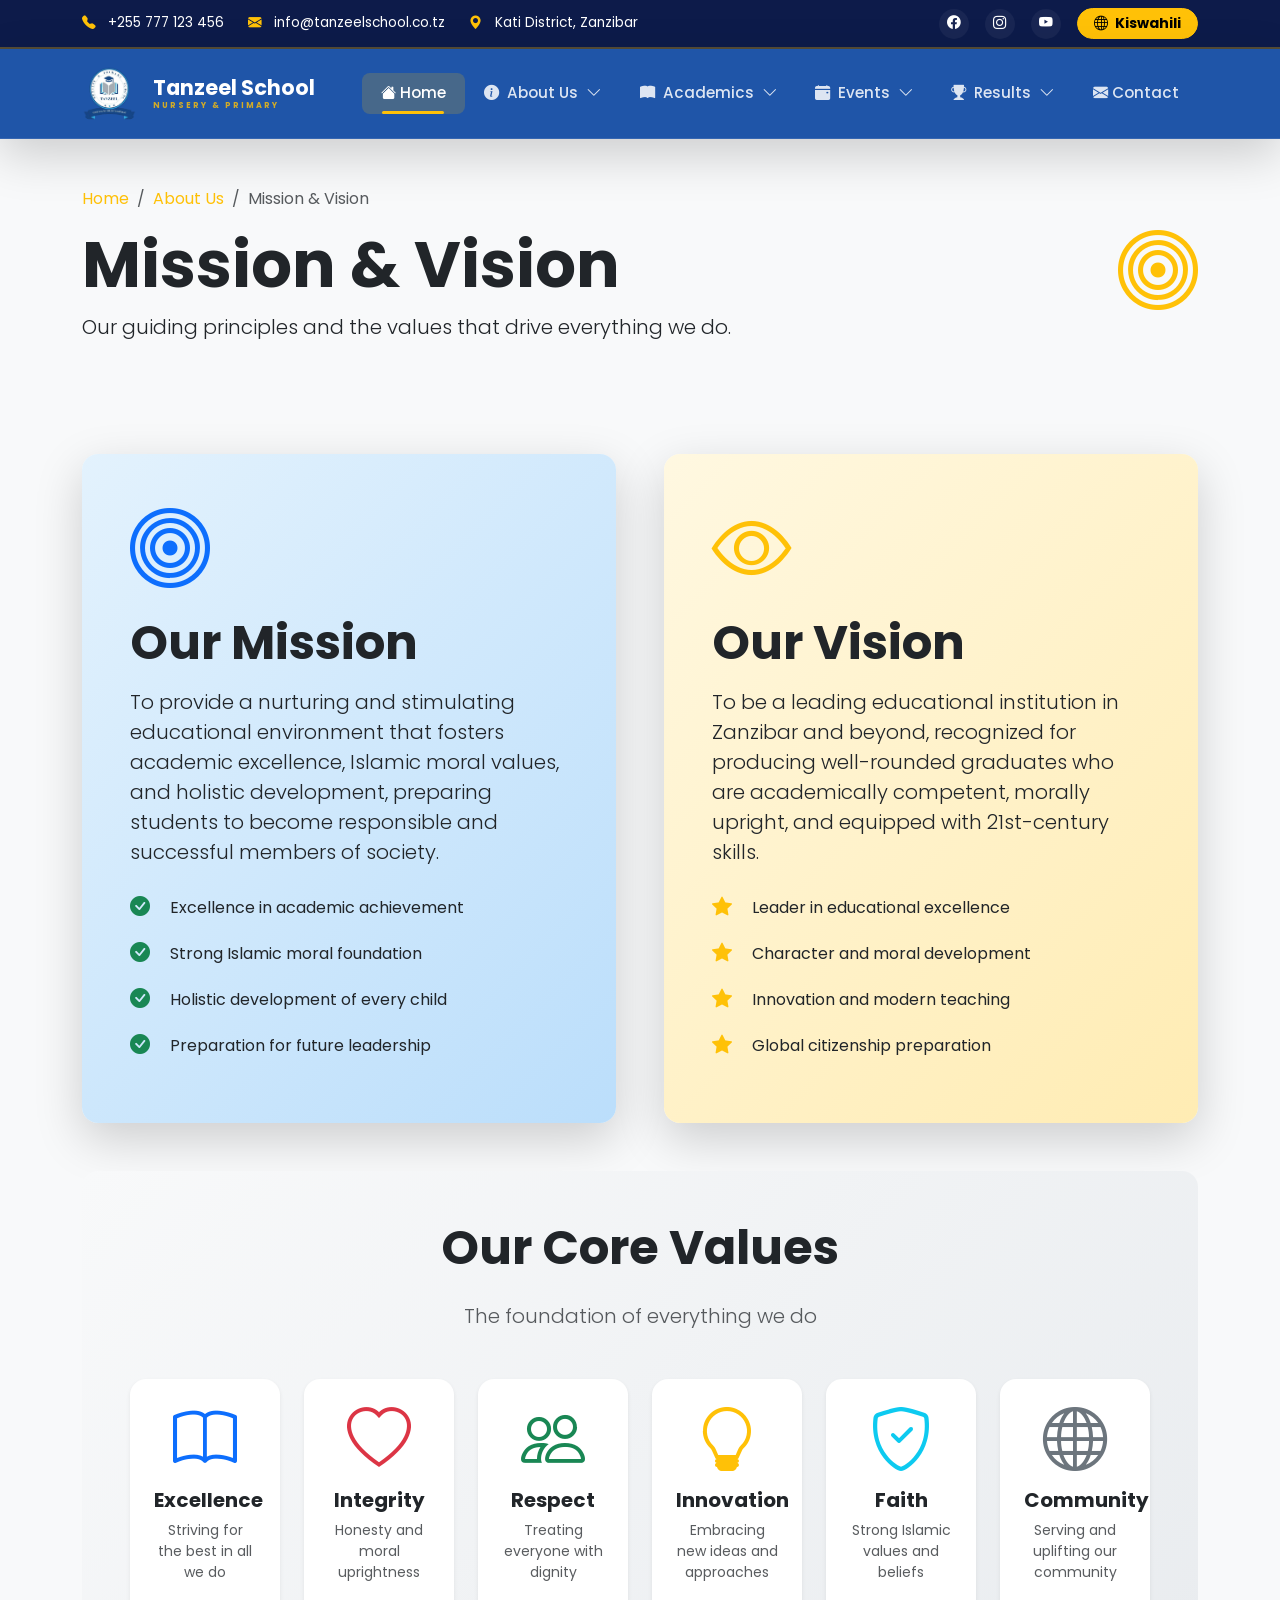
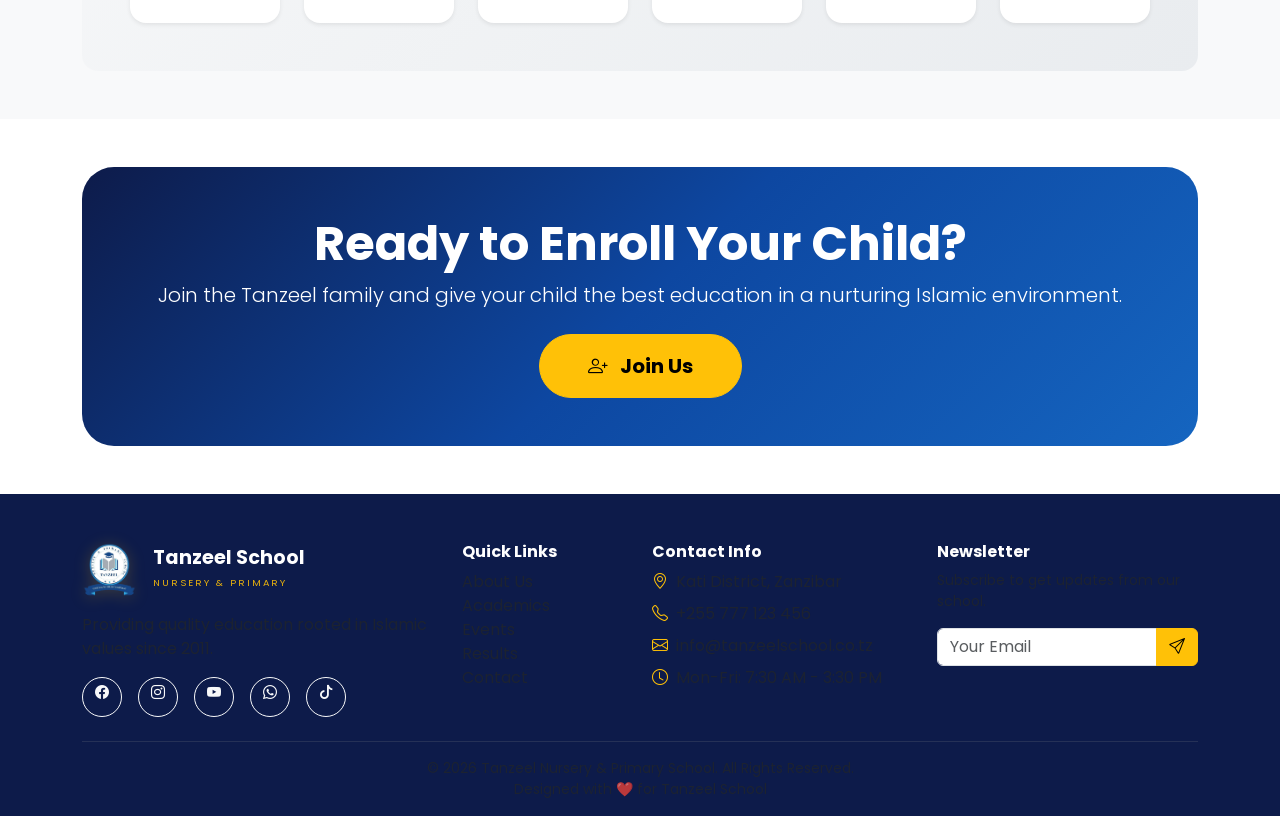
<file: about-mission.html>
<!DOCTYPE html>
<html lang="en" id="htmlTag">
<head>
    <meta charset="UTF-8" />
    <meta name="viewport" content="width=device-width, initial-scale=1.0" />
    <title>Tanzeel School - Mission & Vision</title>
    <link href="https://cdn.jsdelivr.net/npm/bootstrap@5.3.2/dist/css/bootstrap.min.css" rel="stylesheet" />
    <link href="https://cdn.jsdelivr.net/npm/bootstrap-icons@1.11.3/font/bootstrap-icons.css" rel="stylesheet" />
    <link href="https://fonts.googleapis.com/css2?family=Playfair+Display:wght@700;800;900&family=Poppins:wght@300;400;500;600;700;800;900&display=swap" rel="stylesheet" />
    <link href="https://unpkg.com/aos@2.3.1/dist/aos.css" rel="stylesheet" />
    <link href="css/style.css" rel="stylesheet" />
</head>
<body>

    <!-- ======== PRELOADER ======== -->
    <div id="preloader">
        <div class="loader">
            <div class="loader-ring"></div>
            <div class="loader-ring"></div>
            <div class="loader-ring"></div>
            
            <div class="loader-logo">
                <img src="logo/tanzeel_logo.png" alt="Tanzeel School" class="loader-logo-img" />
            </div>
            <p class="loader-text mt-3 fw-bold">Tanzeel School</p>
        </div>
    </div>

    <!-- ======== TOP BAR ======== -->
    <div class="top-bar py-2 d-none d-md-block">
        <div class="container d-flex justify-content-between align-items-center">
            <div class="d-flex gap-4 text-white">
                <span><i class="bi bi-telephone-fill me-2 text-warning"></i> <span class="lang-phone">+255 777 123 456</span></span>
                <span><i class="bi bi-envelope-fill me-2 text-warning"></i> <span class="lang-email">info@tanzeelschool.co.tz</span></span>
                <span><i class="bi bi-geo-alt-fill me-2 text-warning"></i> <span class="lang-address">Kati District, Zanzibar</span></span>
            </div>
            <div class="d-flex gap-3 align-items-center">
                <a href="#" class="text-white text-decoration-none social-icon-top"><i class="bi bi-facebook"></i></a>
                <a href="#" class="text-white text-decoration-none social-icon-top"><i class="bi bi-instagram"></i></a>
                <a href="#" class="text-white text-decoration-none social-icon-top"><i class="bi bi-youtube"></i></a>
                <button id="langToggle" class="btn btn-warning btn-sm fw-bold px-3 rounded-pill">
                    <i class="bi bi-globe me-1"></i> <span id="langLabel">Kiswahili</span>
                </button>
            </div>
        </div>
    </div>

    <!-- ======== NAVBAR ======== -->
    <nav class="navbar navbar-expand-lg glass-navbar shadow-lg sticky-top">
        <div class="container">
            <a class="navbar-brand fw-bold" href="index.html">
                <div class="brand-logo-wrapper">
                    <img src="logo/tanzeel_logo.png" alt="Tanzeel School Logo" class="brand-logo" id="headerLogo" />
                    <div class="brand-icon-fallback d-none">
                        <i class="bi bi-mortarboard-fill"></i>
                    </div>
                </div>
                <div class="brand-text ms-2">
                    <span class="lang-school-name">Tanzeel School</span>
                    <small class="d-block text-warning" style="font-size: 0.5rem; letter-spacing: 2px; opacity: 0.8;">
                        <span class="lang-brand-tag">NURSERY &amp; PRIMARY</span>
                    </small>
                </div>
            </a>
            <button class="navbar-toggler border-0" type="button" data-bs-toggle="collapse" data-bs-target="#mainNav">
                <span class="navbar-toggler-icon"></span>
            </button>
            <div class="collapse navbar-collapse" id="mainNav">
                <ul class="navbar-nav ms-auto fw-semibold">
                    <li class="nav-item"><a class="nav-link active" href="index.html"><i class="bi bi-house-fill me-1"></i><span class="lang-nav-home">Home</span></a></li>
                    <li class="nav-item dropdown">
                        <a class="nav-link dropdown-toggle" href="#" id="aboutDropdown" role="button" data-bs-toggle="dropdown" aria-expanded="false">
                            <i class="bi bi-info-circle-fill me-1"></i>
                            <span class="lang-nav-about">About Us</span>
                            <i class="bi bi-chevron-down ms-1 dropdown-arrow"></i>
                        </a>
                        <ul class="dropdown-menu glass-dropdown" aria-labelledby="aboutDropdown">
                            <li><a class="dropdown-item" href="about.html"><i class="bi bi-grid me-2"></i><span class="lang-drop-overview">Overview</span></a></li>
                            <li><a class="dropdown-item" href="about-history.html"><i class="bi bi-clock-history me-2"></i><span class="lang-drop-history">Our History</span><span class="dropdown-badge">NEW</span></a></li>
                            <li><a class="dropdown-item" href="about-mission.html"><i class="bi bi-bullseye me-2"></i><span class="lang-drop-mission">Mission & Vision</span></a></li>
                            <li><a class="dropdown-item" href="about-staff.html"><i class="bi bi-people me-2"></i><span class="lang-drop-staff">Our Staff</span></a></li>
                            <li><a class="dropdown-item" href="about-facilities.html"><i class="bi bi-building me-2"></i><span class="lang-drop-facilities">Facilities</span></a></li>
                            <li><hr class="dropdown-divider" /></li>
                            <li><a class="dropdown-item" href="about-achievements.html"><i class="bi bi-trophy me-2"></i><span class="lang-drop-achievements">Achievements</span><span class="dropdown-badge bg-success">Award</span></a></li>
                        </ul>
                    </li>
                    <li class="nav-item dropdown">
                        <a class="nav-link dropdown-toggle" href="#" id="acadDropdown" role="button" data-bs-toggle="dropdown" aria-expanded="false">
                            <i class="bi bi-book-fill me-1"></i>
                            <span class="lang-nav-academics">Academics</span>
                            <i class="bi bi-chevron-down ms-1 dropdown-arrow"></i>
                        </a>
                        <ul class="dropdown-menu glass-dropdown" aria-labelledby="acadDropdown">
                            <li><a class="dropdown-item" href="academics.html#nursery"><i class="bi bi-stars me-2"></i><span class="lang-drop-nursery">Nursery Program</span></a></li>
                            <li><a class="dropdown-item" href="academics.html#primary"><i class="bi bi-book me-2"></i><span class="lang-drop-primary">Primary Program</span></a></li>
                            <li><a class="dropdown-item" href="academics.html#subjects"><i class="bi bi-grid me-2"></i><span class="lang-drop-subjects">Subjects Offered</span><span class="dropdown-badge">8</span></a></li>
                            <li><a class="dropdown-item" href="academics.html#curriculum"><i class="bi bi-diagram-3 me-2"></i><span class="lang-drop-curriculum">Curriculum</span></a></li>
                            <li><hr class="dropdown-divider" /></li>
                            <li><a class="dropdown-item" href="academics.html#islamic"><i class="bi bi-star me-2"></i><span class="lang-drop-islamic">Islamic Studies</span><span class="dropdown-badge bg-warning text-dark">Featured</span></a></li>
                        </ul>
                    </li>
                    <li class="nav-item dropdown">
                        <a class="nav-link dropdown-toggle" href="#" id="eventsDropdown" role="button" data-bs-toggle="dropdown" aria-expanded="false">
                            <i class="bi bi-calendar-event-fill me-1"></i>
                            <span class="lang-nav-events">Events</span>
                            <i class="bi bi-chevron-down ms-1 dropdown-arrow"></i>
                        </a>
                        <ul class="dropdown-menu glass-dropdown" aria-labelledby="eventsDropdown">
                            <li><a class="dropdown-item" href="events.html#upcoming"><i class="bi bi-calendar-plus me-2"></i><span class="lang-drop-upcoming">Upcoming Events</span><span class="dropdown-badge bg-danger">3</span></a></li>
                            <li><a class="dropdown-item" href="events.html#calendar"><i class="bi bi-calendar3 me-2"></i><span class="lang-drop-calendar">School Calendar</span></a></li>
                            <li><a class="dropdown-item" href="events.html#gallery"><i class="bi bi-images me-2"></i><span class="lang-drop-gallery">Event Gallery</span></a></li>
                            <li><hr class="dropdown-divider" /></li>
                            <li><a class="dropdown-item" href="events.html#sports"><i class="bi bi-dribbble me-2"></i><span class="lang-drop-sports">Sports Events</span></a></li>
                        </ul>
                    </li>
                    <li class="nav-item dropdown">
                        <a class="nav-link dropdown-toggle" href="#" id="resultsDropdown" role="button" data-bs-toggle="dropdown" aria-expanded="false">
                            <i class="bi bi-trophy-fill me-1"></i>
                            <span class="lang-nav-results">Results</span>
                            <i class="bi bi-chevron-down ms-1 dropdown-arrow"></i>
                        </a>
                        <ul class="dropdown-menu glass-dropdown" aria-labelledby="resultsDropdown">
                            <li><a class="dropdown-item" href="results.html#2025"><i class="bi bi-award me-2"></i><span class="lang-drop-2025">2025 Results</span><span class="dropdown-badge bg-success">Latest</span></a></li>
                            <li><a class="dropdown-item" href="results.html#2024"><i class="bi bi-award me-2"></i><span class="lang-drop-2024">2024 Results</span></a></li>
                            <li><a class="dropdown-item" href="results.html#analysis"><i class="bi bi-graph-up me-2"></i><span class="lang-drop-analysis">Performance Analysis</span></a></li>
                            <li><hr class="dropdown-divider" /></li>
                            <li><a class="dropdown-item" href="results.html#national"><i class="bi bi-bar-chart me-2"></i><span class="lang-drop-national">National Rankings</span></a></li>
                        </ul>
                    </li>
                    <li class="nav-item"><a class="nav-link" href="contact.html"><i class="bi bi-envelope-fill me-1"></i><span class="lang-nav-contact">Contact</span></a></li>
                </ul>
            </div>
        </div>
    </nav>


    <!-- ======== PAGE HEADER ======== -->
    <section class="page-header py-5">
        <div class="container">
            <div class="row align-items-center">
                <div class="col-lg-8" data-aos="fade-right">
                    <nav aria-label="breadcrumb">
                        <ol class="breadcrumb">
                            <li class="breadcrumb-item"><a href="index.html" class="text-warning text-decoration-none">Home</a></li>
                            <li class="breadcrumb-item"><a href="about.html" class="text-warning text-decoration-none">About Us</a></li>
                            <li class="breadcrumb-item active" aria-current="page">Mission & Vision</li>
                        </ol>
                    </nav>
                    <h1 class="display-3 fw-bold">
                        <span class="lang-mission-page-title">Mission &amp; Vision</span>
                    </h1>
                    <p class="lead lang-mission-page-desc">
                        Our guiding principles and the values that drive everything we do.
                    </p>
                </div>
                <div class="col-lg-4 text-end d-none d-lg-block" data-aos="fade-left">
                    <div class="page-header-icon">
                        <i class="bi bi-bullseye text-warning display-1"></i>
                    </div>
                </div>
            </div>
        </div>
    </section>

    <!-- ======== MISSION & VISION CONTENT ======== -->
    <section class="mission-vision-full py-5">
        <div class="container">
            <div class="row g-5">
                <!-- Mission -->
                <div class="col-lg-6" data-aos="fade-right">
                    <div class="mission-card p-5 rounded-4 shadow-lg h-100" style="background: linear-gradient(135deg, #e3f2fd 0%, #bbdefb 100%);">
                        <div class="mission-icon">
                            <i class="bi bi-bullseye display-1 text-primary"></i>
                        </div>
                        <h2 class="fw-bold display-5 mt-3 lang-mission-title">Our Mission</h2>
                        <p class="lead lang-mission-desc mt-3">
                            To provide a nurturing and stimulating educational environment that fosters 
                            academic excellence, Islamic moral values, and holistic development, preparing 
                            students to become responsible and successful members of society.
                        </p>
                        <ul class="list-unstyled mt-4">
                            <li class="mb-3"><i class="bi bi-check-circle-fill text-success me-3 fs-5"></i> <span class="lang-mission-li1">Excellence in academic achievement</span></li>
                            <li class="mb-3"><i class="bi bi-check-circle-fill text-success me-3 fs-5"></i> <span class="lang-mission-li2">Strong Islamic moral foundation</span></li>
                            <li class="mb-3"><i class="bi bi-check-circle-fill text-success me-3 fs-5"></i> <span class="lang-mission-li3">Holistic development of every child</span></li>
                            <li class="mb-3"><i class="bi bi-check-circle-fill text-success me-3 fs-5"></i> <span class="lang-mission-li4">Preparation for future leadership</span></li>
                        </ul>
                    </div>
                </div>
                
                <!-- Vision -->
                <div class="col-lg-6" data-aos="fade-left">
                    <div class="vision-card p-5 rounded-4 shadow-lg h-100" style="background: linear-gradient(135deg, #fff8e1 0%, #ffecb3 100%);">
                        <div class="vision-icon">
                            <i class="bi bi-eye display-1 text-warning"></i>
                        </div>
                        <h2 class="fw-bold display-5 mt-3 lang-vision-title">Our Vision</h2>
                        <p class="lead lang-vision-desc mt-3">
                            To be a leading educational institution in Zanzibar and beyond, recognized for 
                            producing well-rounded graduates who are academically competent, morally upright, 
                            and equipped with 21st-century skills.
                        </p>
                        <ul class="list-unstyled mt-4">
                            <li class="mb-3"><i class="bi bi-star-fill text-warning me-3 fs-5"></i> <span class="lang-vision-li1">Leader in educational excellence</span></li>
                            <li class="mb-3"><i class="bi bi-star-fill text-warning me-3 fs-5"></i> <span class="lang-vision-li2">Character and moral development</span></li>
                            <li class="mb-3"><i class="bi bi-star-fill text-warning me-3 fs-5"></i> <span class="lang-vision-li3">Innovation and modern teaching</span></li>
                            <li class="mb-3"><i class="bi bi-star-fill text-warning me-3 fs-5"></i> <span class="lang-vision-li4">Global citizenship preparation</span></li>
                        </ul>
                    </div>
                </div>
            </div>
            
            <!-- Core Values -->
            <div class="row mt-5" data-aos="fade-up">
                <div class="col-12">
                    <div class="values-full p-5 rounded-4" style="background: linear-gradient(135deg, #f8f9fa 0%, #e9ecef 100%);">
                        <h2 class="text-center fw-bold display-5 mb-4 lang-values-title">Our Core Values</h2>
                        <p class="text-center text-muted lead mb-5 lang-values-sub">The foundation of everything we do</p>
                        <div class="row g-4">
                            <div class="col-lg-2 col-md-4 col-6">
                                <div class="value-card p-4 rounded-4 text-center bg-white shadow-sm h-100">
                                    <i class="bi bi-book display-3 text-primary"></i>
                                    <h5 class="fw-bold mt-2 lang-value-1">Excellence</h5>
                                    <p class="text-muted small lang-value-1-desc">Striving for the best in all we do</p>
                                </div>
                            </div>
                            <div class="col-lg-2 col-md-4 col-6">
                                <div class="value-card p-4 rounded-4 text-center bg-white shadow-sm h-100">
                                    <i class="bi bi-heart display-3 text-danger"></i>
                                    <h5 class="fw-bold mt-2 lang-value-2">Integrity</h5>
                                    <p class="text-muted small lang-value-2-desc">Honesty and moral uprightness</p>
                                </div>
                            </div>
                            <div class="col-lg-2 col-md-4 col-6">
                                <div class="value-card p-4 rounded-4 text-center bg-white shadow-sm h-100">
                                    <i class="bi bi-people display-3 text-success"></i>
                                    <h5 class="fw-bold mt-2 lang-value-3">Respect</h5>
                                    <p class="text-muted small lang-value-3-desc">Treating everyone with dignity</p>
                                </div>
                            </div>
                            <div class="col-lg-2 col-md-4 col-6">
                                <div class="value-card p-4 rounded-4 text-center bg-white shadow-sm h-100">
                                    <i class="bi bi-lightbulb display-3 text-warning"></i>
                                    <h5 class="fw-bold mt-2 lang-value-4">Innovation</h5>
                                    <p class="text-muted small lang-value-4-desc">Embracing new ideas and approaches</p>
                                </div>
                            </div>
                            <div class="col-lg-2 col-md-4 col-6">
                                <div class="value-card p-4 rounded-4 text-center bg-white shadow-sm h-100">
                                    <i class="bi bi-shield-check display-3 text-info"></i>
                                    <h5 class="fw-bold mt-2 lang-value-5">Faith</h5>
                                    <p class="text-muted small lang-value-5-desc">Strong Islamic values and beliefs</p>
                                </div>
                            </div>
                            <div class="col-lg-2 col-md-4 col-6">
                                <div class="value-card p-4 rounded-4 text-center bg-white shadow-sm h-100">
                                    <i class="bi bi-globe display-3 text-secondary"></i>
                                    <h5 class="fw-bold mt-2 lang-value-6">Community</h5>
                                    <p class="text-muted small lang-value-6-desc">Serving and uplifting our community</p>
                                </div>
                            </div>
                        </div>
                    </div>
                </div>
            </div>
        </div>
    </section>

    <!-- ======== CTA ======== -->
    <section class="cta-section py-5">
        <div class="container">
            <div class="cta-box p-5 rounded-5 text-center text-white" style="background: linear-gradient(135deg, #0d1b4a 0%, #0d47a1 50%, #1565c0 100%);">
                <h2 class="fw-bold display-5 lang-cta-title">Share Our Vision</h2>
                <p class="lead mb-4 lang-cta-desc">Join us in our mission to provide quality education rooted in Islamic values.</p>
                <a href="contact.html" class="btn btn-warning btn-lg fw-bold px-5 py-3 rounded-pill">
                    <i class="bi bi-person-plus me-2"></i> <span class="lang-cta-btn">Join Us</span>
                </a>
            </div>
        </div>
    </section>

    <!-- ======== FOOTER ======== -->
    <footer class="footer bg-dark text-white pt-5 pb-3">
        <div class="container">
            <div class="row g-4">
                <div class="col-lg-4">
                    <!-- ====== LOGO IN FOOTER ====== -->
                    <div class="footer-brand d-flex align-items-center mb-3">
                        <div class="footer-logo-wrapper">
                            <img src="logo/tanzeel_logo.png" alt="Tanzeel School Logo" class="footer-logo" id="footerLogo" />
                            <div class="footer-logo-fallback d-none">
                                <i class="bi bi-mortarboard-fill text-warning"></i>
                            </div>
                        </div>
                        <div class="footer-brand-text ms-3">
                            <h5 class="fw-bold mb-0 text-white">
                                <span class="lang-footer-name">Tanzeel School</span>
                            </h5>
                            <small class="text-warning" style="font-size: 0.6rem; letter-spacing: 2px;">
                                <span class="lang-footer-tag">NURSERY &amp; PRIMARY</span>
                            </small>
                        </div>
                    </div>
                    <p class="text-muted lang-footer-desc">
                        Providing quality education rooted in Islamic values since 2011.
                    </p>
                    <div class="social-links d-flex gap-3 mt-3">
                        <a href="#" class="btn btn-outline-light btn-sm rounded-circle social-btn"><i class="bi bi-facebook"></i></a>
                        <a href="#" class="btn btn-outline-light btn-sm rounded-circle social-btn"><i class="bi bi-instagram"></i></a>
                        <a href="#" class="btn btn-outline-light btn-sm rounded-circle social-btn"><i class="bi bi-youtube"></i></a>
                        <a href="#" class="btn btn-outline-light btn-sm rounded-circle social-btn"><i class="bi bi-whatsapp"></i></a>
                        <a href="#" class="btn btn-outline-light btn-sm rounded-circle social-btn"><i class="bi bi-tiktok"></i></a>
                    </div>
                </div>
                <div class="col-lg-2 col-6">
                    <h6 class="fw-bold lang-footer-quick">Quick Links</h6>
                    <ul class="list-unstyled">
                        <li><a href="about.html" class="text-decoration-none text-muted footer-link">About Us</a></li>
                        <li><a href="academics.html" class="text-decoration-none text-muted footer-link">Academics</a></li>
                        <li><a href="events.html" class="text-decoration-none text-muted footer-link">Events</a></li>
                        <li><a href="results.html" class="text-decoration-none text-muted footer-link">Results</a></li>
                        <li><a href="contact.html" class="text-decoration-none text-muted footer-link">Contact</a></li>
                    </ul>
                </div>
                <div class="col-lg-3 col-6">
                    <h6 class="fw-bold lang-footer-contact">Contact Info</h6>
                    <ul class="list-unstyled text-muted">
                        <li class="mb-2"><i class="bi bi-geo-alt me-2 text-warning"></i>Kati District, Zanzibar</li>
                        <li class="mb-2"><i class="bi bi-telephone me-2 text-warning"></i>+255 777 123 456</li>
                        <li class="mb-2"><i class="bi bi-envelope me-2 text-warning"></i>info@tanzeelschool.co.tz</li>
                        <li class="mb-2"><i class="bi bi-clock me-2 text-warning"></i>Mon-Fri: 7:30 AM - 3:30 PM</li>
                    </ul>
                </div>
                <div class="col-lg-3">
                    <h6 class="fw-bold lang-footer-newsletter">Newsletter</h6>
                    <p class="text-muted small">Subscribe to get updates from our school.</p>
                    <div class="input-group">
                        <input type="email" class="form-control" placeholder="Your Email" />
                        <button class="btn btn-warning" type="button"><i class="bi bi-send"></i></button>
                    </div>
                </div>
            </div>
            <hr class="border-secondary mt-4" />
            <div class="text-center text-muted small">
                &copy; 2026 <span class="lang-footer-copy">Tanzeel Nursery &amp; Primary School. All Rights Reserved.</span>
                <br />
                <span class="lang-footer-designed">Designed with <i class="bi bi-heart-fill text-danger"></i> for Tanzeel School</span>
            </div>
        </div>
    </footer>

    <script src="https://cdn.jsdelivr.net/npm/bootstrap@5.3.2/dist/js/bootstrap.bundle.min.js"></script>
    <script src="https://unpkg.com/aos@2.3.1/dist/aos.js"></script>
    <script src="js/script.js"></script>
</body>
</html>
</file>
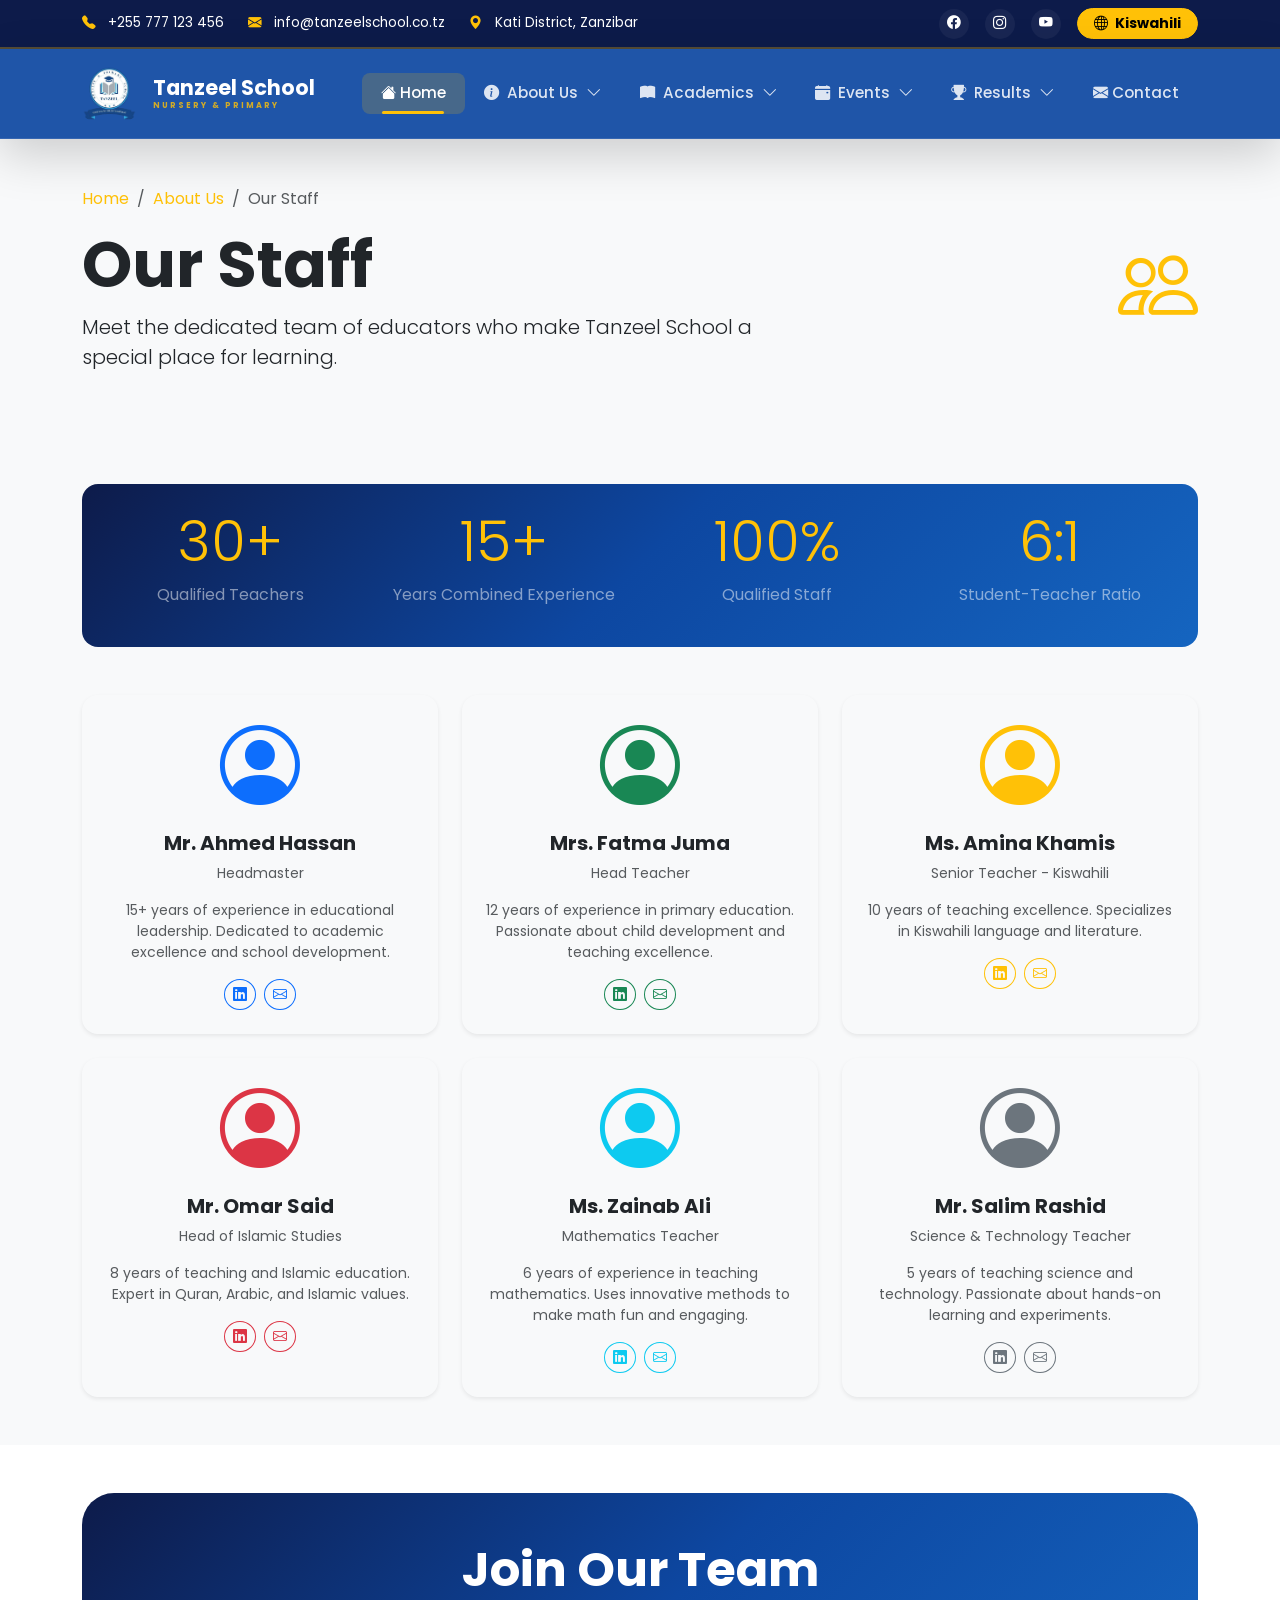
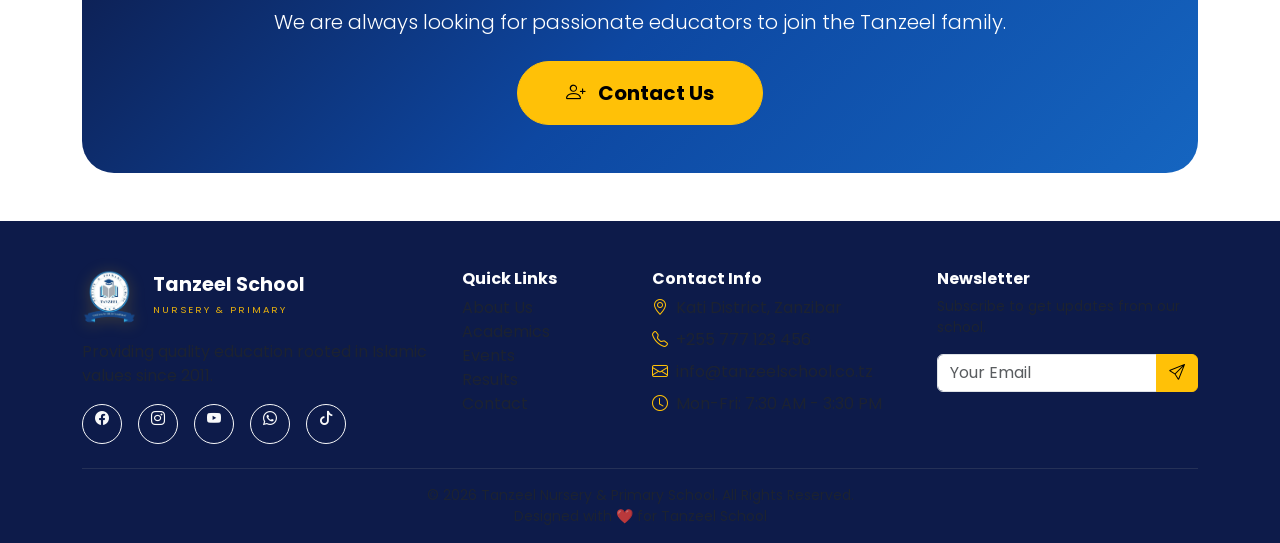
<file: about-staff.html>
<!DOCTYPE html>
<html lang="en" id="htmlTag">
<head>
    <meta charset="UTF-8" />
    <meta name="viewport" content="width=device-width, initial-scale=1.0" />
    <title>Tanzeel School - Our Staff</title>
    <!-- Same head content as above -->
    <link href="https://cdn.jsdelivr.net/npm/bootstrap@5.3.2/dist/css/bootstrap.min.css" rel="stylesheet" />
    <link href="https://cdn.jsdelivr.net/npm/bootstrap-icons@1.11.3/font/bootstrap-icons.css" rel="stylesheet" />
    <link href="https://fonts.googleapis.com/css2?family=Playfair+Display:wght@700;800;900&family=Poppins:wght@300;400;500;600;700;800;900&display=swap" rel="stylesheet" />
    <link href="https://unpkg.com/aos@2.3.1/dist/aos.css" rel="stylesheet" />
    <link href="css/style.css" rel="stylesheet" />
</head>
<body>

     <!-- ======== PRELOADER ======== -->
        <div id="preloader">
        <div class="loader">
            <div class="loader-ring"></div>
            <div class="loader-ring"></div>
            <div class="loader-ring"></div>
            
            <div class="loader-logo">
                <img src="logo/tanzeel_logo.png" alt="Tanzeel School" class="loader-logo-img" />
            </div>
            <p class="loader-text mt-3 fw-bold">Tanzeel School</p>
        </div>
    </div>

    <!-- ======== TOP BAR ======== -->
    <div class="top-bar py-2 d-none d-md-block">
        <div class="container d-flex justify-content-between align-items-center">
            <div class="d-flex gap-4 text-white">
                <span><i class="bi bi-telephone-fill me-2 text-warning"></i> <span class="lang-phone">+255 777 123 456</span></span>
                <span><i class="bi bi-envelope-fill me-2 text-warning"></i> <span class="lang-email">info@tanzeelschool.co.tz</span></span>
                <span><i class="bi bi-geo-alt-fill me-2 text-warning"></i> <span class="lang-address">Kati District, Zanzibar</span></span>
            </div>
            <div class="d-flex gap-3 align-items-center">
                <a href="#" class="text-white text-decoration-none social-icon-top"><i class="bi bi-facebook"></i></a>
                <a href="#" class="text-white text-decoration-none social-icon-top"><i class="bi bi-instagram"></i></a>
                <a href="#" class="text-white text-decoration-none social-icon-top"><i class="bi bi-youtube"></i></a>
                <button id="langToggle" class="btn btn-warning btn-sm fw-bold px-3 rounded-pill">
                    <i class="bi bi-globe me-1"></i> <span id="langLabel">Kiswahili</span>
                </button>
            </div>
        </div>
    </div>

    <!-- ======== NAVBAR ======== -->
    <nav class="navbar navbar-expand-lg glass-navbar shadow-lg sticky-top">
        <div class="container">
            <a class="navbar-brand fw-bold" href="index.html">
                <div class="brand-logo-wrapper">
                    <img src="logo/tanzeel_logo.png" alt="Tanzeel School Logo" class="brand-logo" id="headerLogo" />
                    <div class="brand-icon-fallback d-none">
                        <i class="bi bi-mortarboard-fill"></i>
                    </div>
                </div>
                <div class="brand-text ms-2">
                    <span class="lang-school-name">Tanzeel School</span>
                    <small class="d-block text-warning" style="font-size: 0.5rem; letter-spacing: 2px; opacity: 0.8;">
                        <span class="lang-brand-tag">NURSERY &amp; PRIMARY</span>
                    </small>
                </div>
            </a>
            <button class="navbar-toggler border-0" type="button" data-bs-toggle="collapse" data-bs-target="#mainNav">
                <span class="navbar-toggler-icon"></span>
            </button>
            <div class="collapse navbar-collapse" id="mainNav">
                <ul class="navbar-nav ms-auto fw-semibold">
                    <li class="nav-item"><a class="nav-link active" href="index.html"><i class="bi bi-house-fill me-1"></i><span class="lang-nav-home">Home</span></a></li>
                    <li class="nav-item dropdown">
                        <a class="nav-link dropdown-toggle" href="#" id="aboutDropdown" role="button" data-bs-toggle="dropdown" aria-expanded="false">
                            <i class="bi bi-info-circle-fill me-1"></i>
                            <span class="lang-nav-about">About Us</span>
                            <i class="bi bi-chevron-down ms-1 dropdown-arrow"></i>
                        </a>
                        <ul class="dropdown-menu glass-dropdown" aria-labelledby="aboutDropdown">
                            <li><a class="dropdown-item" href="about.html"><i class="bi bi-grid me-2"></i><span class="lang-drop-overview">Overview</span></a></li>
                            <li><a class="dropdown-item" href="about-history.html"><i class="bi bi-clock-history me-2"></i><span class="lang-drop-history">Our History</span><span class="dropdown-badge">NEW</span></a></li>
                            <li><a class="dropdown-item" href="about-mission.html"><i class="bi bi-bullseye me-2"></i><span class="lang-drop-mission">Mission & Vision</span></a></li>
                            <li><a class="dropdown-item" href="about-staff.html"><i class="bi bi-people me-2"></i><span class="lang-drop-staff">Our Staff</span></a></li>
                            <li><a class="dropdown-item" href="about-facilities.html"><i class="bi bi-building me-2"></i><span class="lang-drop-facilities">Facilities</span></a></li>
                            <li><hr class="dropdown-divider" /></li>
                            <li><a class="dropdown-item" href="about-achievements.html"><i class="bi bi-trophy me-2"></i><span class="lang-drop-achievements">Achievements</span><span class="dropdown-badge bg-success">Award</span></a></li>
                        </ul>
                    </li>
                    <li class="nav-item dropdown">
                        <a class="nav-link dropdown-toggle" href="#" id="acadDropdown" role="button" data-bs-toggle="dropdown" aria-expanded="false">
                            <i class="bi bi-book-fill me-1"></i>
                            <span class="lang-nav-academics">Academics</span>
                            <i class="bi bi-chevron-down ms-1 dropdown-arrow"></i>
                        </a>
                        <ul class="dropdown-menu glass-dropdown" aria-labelledby="acadDropdown">
                            <li><a class="dropdown-item" href="academics.html#nursery"><i class="bi bi-stars me-2"></i><span class="lang-drop-nursery">Nursery Program</span></a></li>
                            <li><a class="dropdown-item" href="academics.html#primary"><i class="bi bi-book me-2"></i><span class="lang-drop-primary">Primary Program</span></a></li>
                            <li><a class="dropdown-item" href="academics.html#subjects"><i class="bi bi-grid me-2"></i><span class="lang-drop-subjects">Subjects Offered</span><span class="dropdown-badge">8</span></a></li>
                            <li><a class="dropdown-item" href="academics.html#curriculum"><i class="bi bi-diagram-3 me-2"></i><span class="lang-drop-curriculum">Curriculum</span></a></li>
                            <li><hr class="dropdown-divider" /></li>
                            <li><a class="dropdown-item" href="academics.html#islamic"><i class="bi bi-star me-2"></i><span class="lang-drop-islamic">Islamic Studies</span><span class="dropdown-badge bg-warning text-dark">Featured</span></a></li>
                        </ul>
                    </li>
                    <li class="nav-item dropdown">
                        <a class="nav-link dropdown-toggle" href="#" id="eventsDropdown" role="button" data-bs-toggle="dropdown" aria-expanded="false">
                            <i class="bi bi-calendar-event-fill me-1"></i>
                            <span class="lang-nav-events">Events</span>
                            <i class="bi bi-chevron-down ms-1 dropdown-arrow"></i>
                        </a>
                        <ul class="dropdown-menu glass-dropdown" aria-labelledby="eventsDropdown">
                            <li><a class="dropdown-item" href="events.html#upcoming"><i class="bi bi-calendar-plus me-2"></i><span class="lang-drop-upcoming">Upcoming Events</span><span class="dropdown-badge bg-danger">3</span></a></li>
                            <li><a class="dropdown-item" href="events.html#calendar"><i class="bi bi-calendar3 me-2"></i><span class="lang-drop-calendar">School Calendar</span></a></li>
                            <li><a class="dropdown-item" href="events.html#gallery"><i class="bi bi-images me-2"></i><span class="lang-drop-gallery">Event Gallery</span></a></li>
                            <li><hr class="dropdown-divider" /></li>
                            <li><a class="dropdown-item" href="events.html#sports"><i class="bi bi-dribbble me-2"></i><span class="lang-drop-sports">Sports Events</span></a></li>
                        </ul>
                    </li>
                    <li class="nav-item dropdown">
                        <a class="nav-link dropdown-toggle" href="#" id="resultsDropdown" role="button" data-bs-toggle="dropdown" aria-expanded="false">
                            <i class="bi bi-trophy-fill me-1"></i>
                            <span class="lang-nav-results">Results</span>
                            <i class="bi bi-chevron-down ms-1 dropdown-arrow"></i>
                        </a>
                        <ul class="dropdown-menu glass-dropdown" aria-labelledby="resultsDropdown">
                            <li><a class="dropdown-item" href="results.html#2025"><i class="bi bi-award me-2"></i><span class="lang-drop-2025">2025 Results</span><span class="dropdown-badge bg-success">Latest</span></a></li>
                            <li><a class="dropdown-item" href="results.html#2024"><i class="bi bi-award me-2"></i><span class="lang-drop-2024">2024 Results</span></a></li>
                            <li><a class="dropdown-item" href="results.html#analysis"><i class="bi bi-graph-up me-2"></i><span class="lang-drop-analysis">Performance Analysis</span></a></li>
                            <li><hr class="dropdown-divider" /></li>
                            <li><a class="dropdown-item" href="results.html#national"><i class="bi bi-bar-chart me-2"></i><span class="lang-drop-national">National Rankings</span></a></li>
                        </ul>
                    </li>
                    <li class="nav-item"><a class="nav-link" href="contact.html"><i class="bi bi-envelope-fill me-1"></i><span class="lang-nav-contact">Contact</span></a></li>
                </ul>
            </div>
        </div>
    </nav>

    <!-- ======== PAGE HEADER ======== -->
    <section class="page-header py-5">
        <div class="container">
            <div class="row align-items-center">
                <div class="col-lg-8" data-aos="fade-right">
                    <nav aria-label="breadcrumb">
                        <ol class="breadcrumb">
                            <li class="breadcrumb-item"><a href="index.html" class="text-warning text-decoration-none">Home</a></li>
                            <li class="breadcrumb-item"><a href="about.html" class="text-warning text-decoration-none">About Us</a></li>
                            <li class="breadcrumb-item active" aria-current="page">Our Staff</li>
                        </ol>
                    </nav>
                    <h1 class="display-3 fw-bold">
                        <span class="lang-staff-page-title">Our Staff</span>
                    </h1>
                    <p class="lead lang-staff-page-desc">
                        Meet the dedicated team of educators who make Tanzeel School a special place for learning.
                    </p>
                </div>
                <div class="col-lg-4 text-end d-none d-lg-block" data-aos="fade-left">
                    <div class="page-header-icon">
                        <i class="bi bi-people text-warning display-1"></i>
                    </div>
                </div>
            </div>
        </div>
    </section>

    <!-- ======== STAFF CONTENT ======== -->
    <section class="staff-full py-5">
        <div class="container">
            <!-- Staff Stats -->
            <div class="row mb-5" data-aos="fade-up">
                <div class="col-12">
                    <div class="staff-stats p-4 rounded-4 text-center" style="background: var(--gradient-primary);">
                        <div class="row">
                            <div class="col-md-3 col-6">
                                <h3 class="text-warning display-4">30+</h3>
                                <p class="text-white-50 lang-staff-stat-teachers">Qualified Teachers</p>
                            </div>
                            <div class="col-md-3 col-6">
                                <h3 class="text-warning display-4">15+</h3>
                                <p class="text-white-50 lang-staff-stat-experience">Years Combined Experience</p>
                            </div>
                            <div class="col-md-3 col-6">
                                <h3 class="text-warning display-4">100%</h3>
                                <p class="text-white-50 lang-staff-stat-qualified">Qualified Staff</p>
                            </div>
                            <div class="col-md-3 col-6">
                                <h3 class="text-warning display-4">6:1</h3>
                                <p class="text-white-50 lang-staff-stat-ratio">Student-Teacher Ratio</p>
                            </div>
                        </div>
                    </div>
                </div>
            </div>
            
            <!-- Staff Grid -->
            <div class="row g-4">
                <div class="col-lg-4 col-md-6" data-aos="flip-up" data-aos-delay="100">
                    <div class="staff-card p-4 rounded-4 shadow-sm text-center h-100">
                        <div class="staff-avatar">
                            <i class="bi bi-person-circle display-1 text-primary"></i>
                        </div>
                        <h5 class="fw-bold mt-3">Mr. Ahmed Hassan</h5>
                        <p class="text-muted small">Headmaster</p>
                        <p class="text-muted small">15+ years of experience in educational leadership. Dedicated to academic excellence and school development.</p>
                        <div class="staff-social d-flex justify-content-center gap-2 mt-2">
                            <a href="#" class="btn btn-outline-primary btn-sm rounded-circle"><i class="bi bi-linkedin"></i></a>
                            <a href="#" class="btn btn-outline-primary btn-sm rounded-circle"><i class="bi bi-envelope"></i></a>
                        </div>
                    </div>
                </div>
                
                <div class="col-lg-4 col-md-6" data-aos="flip-up" data-aos-delay="200">
                    <div class="staff-card p-4 rounded-4 shadow-sm text-center h-100">
                        <div class="staff-avatar">
                            <i class="bi bi-person-circle display-1 text-success"></i>
                        </div>
                        <h5 class="fw-bold mt-3">Mrs. Fatma Juma</h5>
                        <p class="text-muted small">Head Teacher</p>
                        <p class="text-muted small">12 years of experience in primary education. Passionate about child development and teaching excellence.</p>
                        <div class="staff-social d-flex justify-content-center gap-2 mt-2">
                            <a href="#" class="btn btn-outline-success btn-sm rounded-circle"><i class="bi bi-linkedin"></i></a>
                            <a href="#" class="btn btn-outline-success btn-sm rounded-circle"><i class="bi bi-envelope"></i></a>
                        </div>
                    </div>
                </div>
                
                <div class="col-lg-4 col-md-6" data-aos="flip-up" data-aos-delay="300">
                    <div class="staff-card p-4 rounded-4 shadow-sm text-center h-100">
                        <div class="staff-avatar">
                            <i class="bi bi-person-circle display-1 text-warning"></i>
                        </div>
                        <h5 class="fw-bold mt-3">Ms. Amina Khamis</h5>
                        <p class="text-muted small">Senior Teacher - Kiswahili</p>
                        <p class="text-muted small">10 years of teaching excellence. Specializes in Kiswahili language and literature.</p>
                        <div class="staff-social d-flex justify-content-center gap-2 mt-2">
                            <a href="#" class="btn btn-outline-warning btn-sm rounded-circle"><i class="bi bi-linkedin"></i></a>
                            <a href="#" class="btn btn-outline-warning btn-sm rounded-circle"><i class="bi bi-envelope"></i></a>
                        </div>
                    </div>
                </div>
                
                <div class="col-lg-4 col-md-6" data-aos="flip-up" data-aos-delay="400">
                    <div class="staff-card p-4 rounded-4 shadow-sm text-center h-100">
                        <div class="staff-avatar">
                            <i class="bi bi-person-circle display-1 text-danger"></i>
                        </div>
                        <h5 class="fw-bold mt-3">Mr. Omar Said</h5>
                        <p class="text-muted small">Head of Islamic Studies</p>
                        <p class="text-muted small">8 years of teaching and Islamic education. Expert in Quran, Arabic, and Islamic values.</p>
                        <div class="staff-social d-flex justify-content-center gap-2 mt-2">
                            <a href="#" class="btn btn-outline-danger btn-sm rounded-circle"><i class="bi bi-linkedin"></i></a>
                            <a href="#" class="btn btn-outline-danger btn-sm rounded-circle"><i class="bi bi-envelope"></i></a>
                        </div>
                    </div>
                </div>
                
                <div class="col-lg-4 col-md-6" data-aos="flip-up" data-aos-delay="500">
                    <div class="staff-card p-4 rounded-4 shadow-sm text-center h-100">
                        <div class="staff-avatar">
                            <i class="bi bi-person-circle display-1 text-info"></i>
                        </div>
                        <h5 class="fw-bold mt-3">Ms. Zainab Ali</h5>
                        <p class="text-muted small">Mathematics Teacher</p>
                        <p class="text-muted small">6 years of experience in teaching mathematics. Uses innovative methods to make math fun and engaging.</p>
                        <div class="staff-social d-flex justify-content-center gap-2 mt-2">
                            <a href="#" class="btn btn-outline-info btn-sm rounded-circle"><i class="bi bi-linkedin"></i></a>
                            <a href="#" class="btn btn-outline-info btn-sm rounded-circle"><i class="bi bi-envelope"></i></a>
                        </div>
                    </div>
                </div>
                
                <div class="col-lg-4 col-md-6" data-aos="flip-up" data-aos-delay="600">
                    <div class="staff-card p-4 rounded-4 shadow-sm text-center h-100">
                        <div class="staff-avatar">
                            <i class="bi bi-person-circle display-1 text-secondary"></i>
                        </div>
                        <h5 class="fw-bold mt-3">Mr. Salim Rashid</h5>
                        <p class="text-muted small">Science &amp; Technology Teacher</p>
                        <p class="text-muted small">5 years of teaching science and technology. Passionate about hands-on learning and experiments.</p>
                        <div class="staff-social d-flex justify-content-center gap-2 mt-2">
                            <a href="#" class="btn btn-outline-secondary btn-sm rounded-circle"><i class="bi bi-linkedin"></i></a>
                            <a href="#" class="btn btn-outline-secondary btn-sm rounded-circle"><i class="bi bi-envelope"></i></a>
                        </div>
                    </div>
                </div>
            </div>
        </div>
    </section>

    <!-- ======== CTA ======== -->
    <section class="cta-section py-5">
        <div class="container">
            <div class="cta-box p-5 rounded-5 text-center text-white" style="background: linear-gradient(135deg, #0d1b4a 0%, #0d47a1 50%, #1565c0 100%);">
                <h2 class="fw-bold display-5">Join Our Team</h2>
                <p class="lead mb-4">We are always looking for passionate educators to join the Tanzeel family.</p>
                <a href="contact.html" class="btn btn-warning btn-lg fw-bold px-5 py-3 rounded-pill">
                    <i class="bi bi-person-plus me-2"></i> Contact Us
                </a>
            </div>
        </div>
    </section>

        <!-- ======== FOOTER ======== -->
    <footer class="footer bg-dark text-white pt-5 pb-3">
        <div class="container">
            <div class="row g-4">
                <div class="col-lg-4">
                    <!-- ====== LOGO IN FOOTER ====== -->
                    <div class="footer-brand d-flex align-items-center mb-3">
                        <div class="footer-logo-wrapper">
                            <img src="logo/tanzeel_logo.png" alt="Tanzeel School Logo" class="footer-logo" id="footerLogo" />
                            <div class="footer-logo-fallback d-none">
                                <i class="bi bi-mortarboard-fill text-warning"></i>
                            </div>
                        </div>
                        <div class="footer-brand-text ms-3">
                            <h5 class="fw-bold mb-0 text-white">
                                <span class="lang-footer-name">Tanzeel School</span>
                            </h5>
                            <small class="text-warning" style="font-size: 0.6rem; letter-spacing: 2px;">
                                <span class="lang-footer-tag">NURSERY &amp; PRIMARY</span>
                            </small>
                        </div>
                    </div>
                    <p class="text-muted lang-footer-desc">
                        Providing quality education rooted in Islamic values since 2011.
                    </p>
                    <div class="social-links d-flex gap-3 mt-3">
                        <a href="#" class="btn btn-outline-light btn-sm rounded-circle social-btn"><i class="bi bi-facebook"></i></a>
                        <a href="#" class="btn btn-outline-light btn-sm rounded-circle social-btn"><i class="bi bi-instagram"></i></a>
                        <a href="#" class="btn btn-outline-light btn-sm rounded-circle social-btn"><i class="bi bi-youtube"></i></a>
                        <a href="#" class="btn btn-outline-light btn-sm rounded-circle social-btn"><i class="bi bi-whatsapp"></i></a>
                        <a href="#" class="btn btn-outline-light btn-sm rounded-circle social-btn"><i class="bi bi-tiktok"></i></a>
                    </div>
                </div>
                <div class="col-lg-2 col-6">
                    <h6 class="fw-bold lang-footer-quick">Quick Links</h6>
                    <ul class="list-unstyled">
                        <li><a href="about.html" class="text-decoration-none text-muted footer-link">About Us</a></li>
                        <li><a href="academics.html" class="text-decoration-none text-muted footer-link">Academics</a></li>
                        <li><a href="events.html" class="text-decoration-none text-muted footer-link">Events</a></li>
                        <li><a href="results.html" class="text-decoration-none text-muted footer-link">Results</a></li>
                        <li><a href="contact.html" class="text-decoration-none text-muted footer-link">Contact</a></li>
                    </ul>
                </div>
                <div class="col-lg-3 col-6">
                    <h6 class="fw-bold lang-footer-contact">Contact Info</h6>
                    <ul class="list-unstyled text-muted">
                        <li class="mb-2"><i class="bi bi-geo-alt me-2 text-warning"></i>Kati District, Zanzibar</li>
                        <li class="mb-2"><i class="bi bi-telephone me-2 text-warning"></i>+255 777 123 456</li>
                        <li class="mb-2"><i class="bi bi-envelope me-2 text-warning"></i>info@tanzeelschool.co.tz</li>
                        <li class="mb-2"><i class="bi bi-clock me-2 text-warning"></i>Mon-Fri: 7:30 AM - 3:30 PM</li>
                    </ul>
                </div>
                <div class="col-lg-3">
                    <h6 class="fw-bold lang-footer-newsletter">Newsletter</h6>
                    <p class="text-muted small">Subscribe to get updates from our school.</p>
                    <div class="input-group">
                        <input type="email" class="form-control" placeholder="Your Email" />
                        <button class="btn btn-warning" type="button"><i class="bi bi-send"></i></button>
                    </div>
                </div>
            </div>
            <hr class="border-secondary mt-4" />
            <div class="text-center text-muted small">
                &copy; 2026 <span class="lang-footer-copy">Tanzeel Nursery &amp; Primary School. All Rights Reserved.</span>
                <br />
                <span class="lang-footer-designed">Designed with <i class="bi bi-heart-fill text-danger"></i> for Tanzeel School</span>
            </div>
        </div>
    </footer>

    <script src="https://cdn.jsdelivr.net/npm/bootstrap@5.3.2/dist/js/bootstrap.bundle.min.js"></script>
    <script src="https://unpkg.com/aos@2.3.1/dist/aos.js"></script>
    <script src="js/script.js"></script>
</body>
</html>
</file>
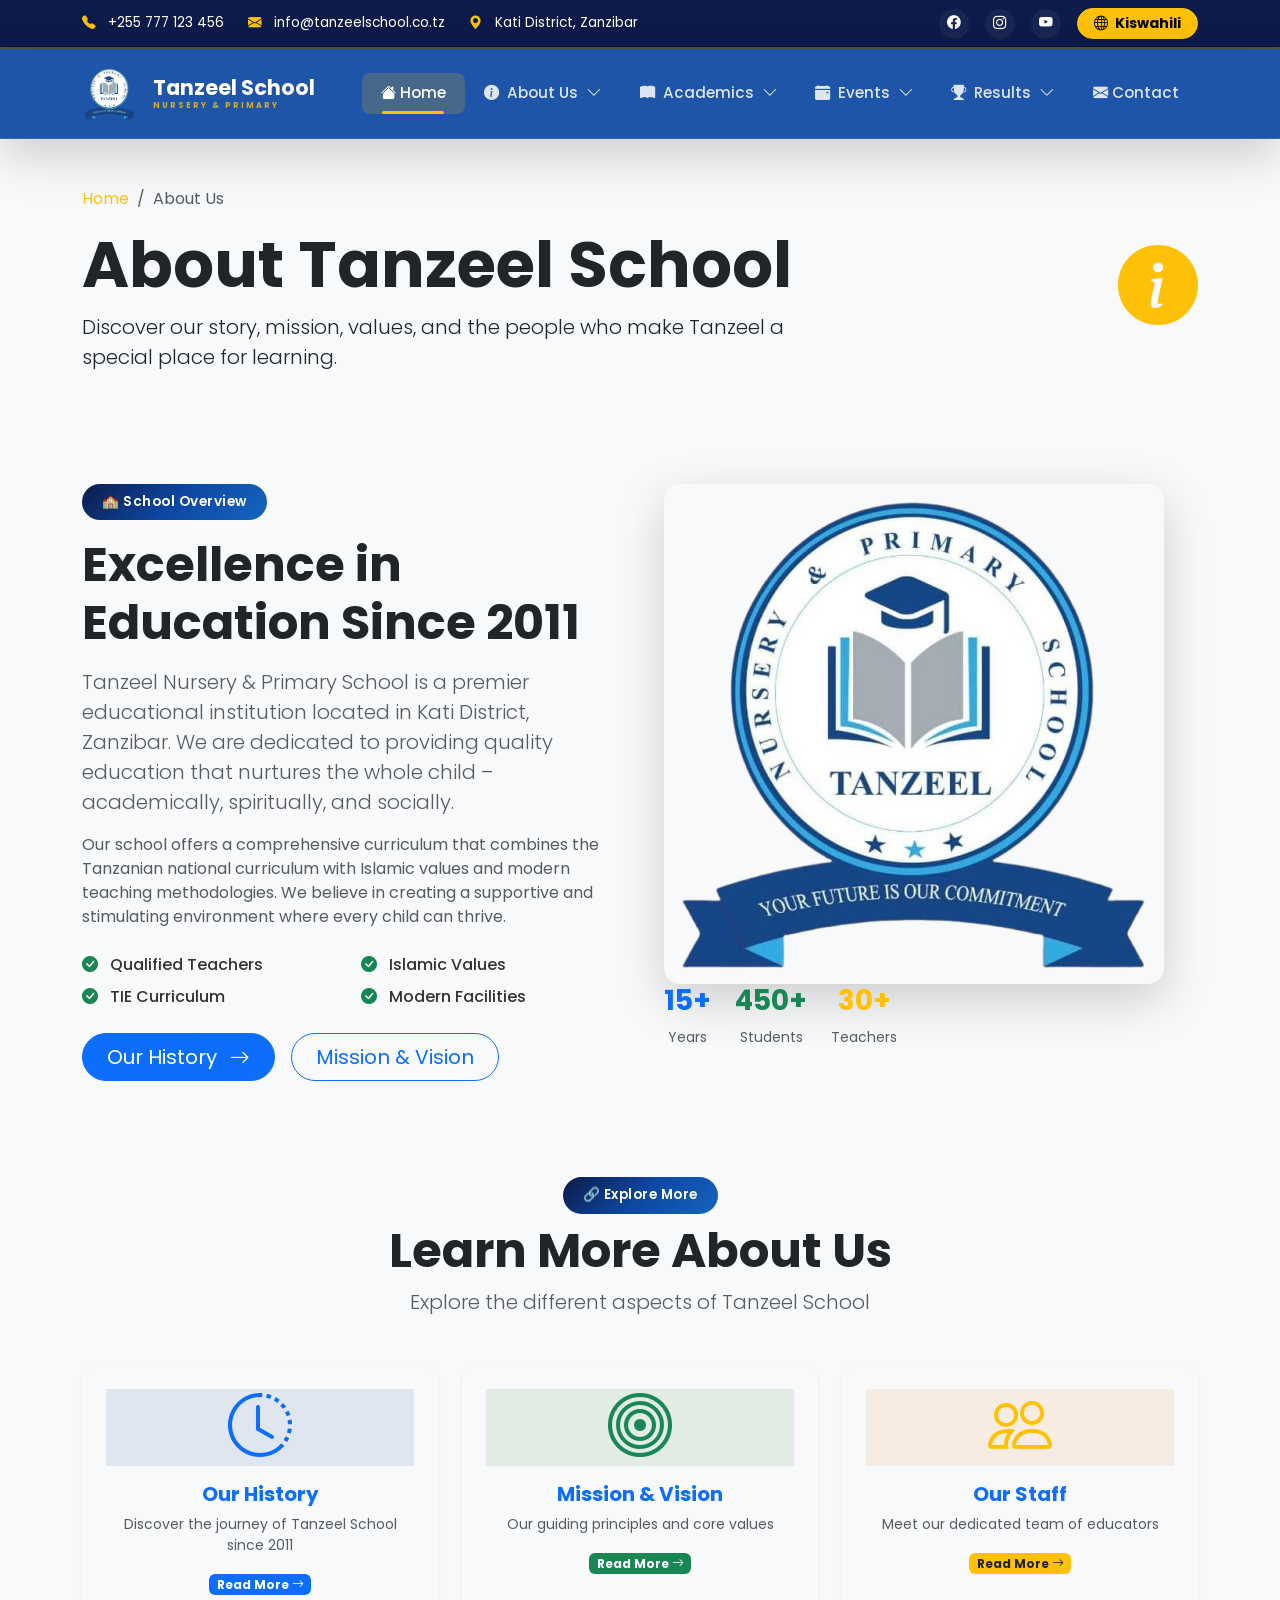
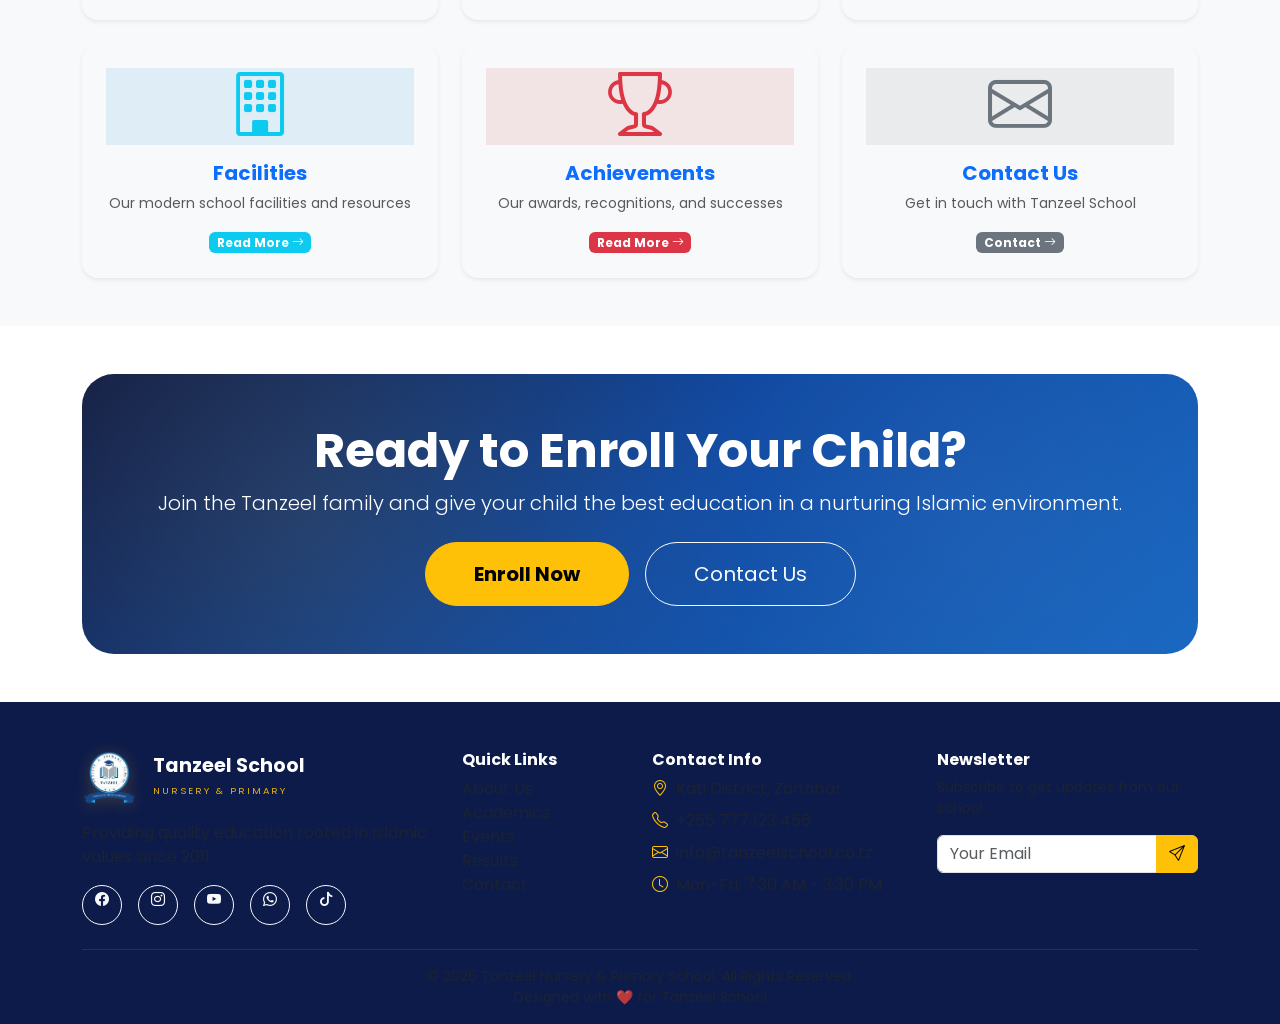
<file: about.html>
<!DOCTYPE html>
<html lang="en" id="htmlTag">
<head>
    <meta charset="UTF-8" />
    <meta name="viewport" content="width=device-width, initial-scale=1.0" />
    <title>Tanzeel School - About Us</title>
    
    <!-- Bootstrap 5 CSS -->
    <link href="https://cdn.jsdelivr.net/npm/bootstrap@5.3.2/dist/css/bootstrap.min.css" rel="stylesheet" />
    <link href="https://cdn.jsdelivr.net/npm/bootstrap-icons@1.11.3/font/bootstrap-icons.css" rel="stylesheet" />
    <link href="https://fonts.googleapis.com/css2?family=Playfair+Display:wght@700;800;900&family=Poppins:wght@300;400;500;600;700;800;900&display=swap" rel="stylesheet" />
    <link href="https://unpkg.com/aos@2.3.1/dist/aos.css" rel="stylesheet" />
    <link href="css/style.css" rel="stylesheet" />
</head>
<body>

    <!-- ======== PRELOADER ======== -->
    <div id="preloader">
        <div class="loader">
            <div class="loader-ring"></div>
            <div class="loader-ring"></div>
            <div class="loader-ring"></div>
            
            <div class="loader-logo">
                <img src="logo/tanzeel_logo.png" alt="Tanzeel School" class="loader-logo-img" />
            </div>
            <p class="loader-text mt-3 fw-bold">Tanzeel School</p>
        </div>
    </div>

    <!-- ======== TOP BAR ======== -->
    <div class="top-bar py-2 d-none d-md-block">
        <div class="container d-flex justify-content-between align-items-center">
            <div class="d-flex gap-4 text-white">
                <span><i class="bi bi-telephone-fill me-2 text-warning"></i> <span class="lang-phone">+255 777 123 456</span></span>
                <span><i class="bi bi-envelope-fill me-2 text-warning"></i> <span class="lang-email">info@tanzeelschool.co.tz</span></span>
                <span><i class="bi bi-geo-alt-fill me-2 text-warning"></i> <span class="lang-address">Kati District, Zanzibar</span></span>
            </div>
            <div class="d-flex gap-3 align-items-center">
                <a href="#" class="text-white text-decoration-none social-icon-top"><i class="bi bi-facebook"></i></a>
                <a href="#" class="text-white text-decoration-none social-icon-top"><i class="bi bi-instagram"></i></a>
                <a href="#" class="text-white text-decoration-none social-icon-top"><i class="bi bi-youtube"></i></a>
                <button id="langToggle" class="btn btn-warning btn-sm fw-bold px-3 rounded-pill">
                    <i class="bi bi-globe me-1"></i> <span id="langLabel">Kiswahili</span>
                </button>
            </div>
        </div>
    </div>

    <!-- ======== NAVBAR ======== -->
    <nav class="navbar navbar-expand-lg glass-navbar shadow-lg sticky-top">
        <div class="container">
            <a class="navbar-brand fw-bold" href="index.html">
                <div class="brand-logo-wrapper">
                    <img src="logo/tanzeel_logo.png" alt="Tanzeel School Logo" class="brand-logo" id="headerLogo" />
                    <div class="brand-icon-fallback d-none">
                        <i class="bi bi-mortarboard-fill"></i>
                    </div>
                </div>
                <div class="brand-text ms-2">
                    <span class="lang-school-name">Tanzeel School</span>
                    <small class="d-block text-warning" style="font-size: 0.5rem; letter-spacing: 2px; opacity: 0.8;">
                        <span class="lang-brand-tag">NURSERY &amp; PRIMARY</span>
                    </small>
                </div>
            </a>
            <button class="navbar-toggler border-0" type="button" data-bs-toggle="collapse" data-bs-target="#mainNav">
                <span class="navbar-toggler-icon"></span>
            </button>
            <div class="collapse navbar-collapse" id="mainNav">
                <ul class="navbar-nav ms-auto fw-semibold">
                    <li class="nav-item"><a class="nav-link active" href="index.html"><i class="bi bi-house-fill me-1"></i><span class="lang-nav-home">Home</span></a></li>
                    <li class="nav-item dropdown">
                        <a class="nav-link dropdown-toggle" href="#" id="aboutDropdown" role="button" data-bs-toggle="dropdown" aria-expanded="false">
                            <i class="bi bi-info-circle-fill me-1"></i>
                            <span class="lang-nav-about">About Us</span>
                            <i class="bi bi-chevron-down ms-1 dropdown-arrow"></i>
                        </a>
                        <ul class="dropdown-menu glass-dropdown" aria-labelledby="aboutDropdown">
                            <li><a class="dropdown-item" href="about.html"><i class="bi bi-grid me-2"></i><span class="lang-drop-overview">Overview</span></a></li>
                            <li><a class="dropdown-item" href="about-history.html"><i class="bi bi-clock-history me-2"></i><span class="lang-drop-history">Our History</span><span class="dropdown-badge">NEW</span></a></li>
                            <li><a class="dropdown-item" href="about-mission.html"><i class="bi bi-bullseye me-2"></i><span class="lang-drop-mission">Mission & Vision</span></a></li>
                            <li><a class="dropdown-item" href="about-staff.html"><i class="bi bi-people me-2"></i><span class="lang-drop-staff">Our Staff</span></a></li>
                            <li><a class="dropdown-item" href="about-facilities.html"><i class="bi bi-building me-2"></i><span class="lang-drop-facilities">Facilities</span></a></li>
                            <li><hr class="dropdown-divider" /></li>
                            <li><a class="dropdown-item" href="about-achievements.html"><i class="bi bi-trophy me-2"></i><span class="lang-drop-achievements">Achievements</span><span class="dropdown-badge bg-success">Award</span></a></li>
                        </ul>
                    </li>
                    <li class="nav-item dropdown">
                        <a class="nav-link dropdown-toggle" href="#" id="acadDropdown" role="button" data-bs-toggle="dropdown" aria-expanded="false">
                            <i class="bi bi-book-fill me-1"></i>
                            <span class="lang-nav-academics">Academics</span>
                            <i class="bi bi-chevron-down ms-1 dropdown-arrow"></i>
                        </a>
                        <ul class="dropdown-menu glass-dropdown" aria-labelledby="acadDropdown">
                            <li><a class="dropdown-item" href="academics.html#nursery"><i class="bi bi-stars me-2"></i><span class="lang-drop-nursery">Nursery Program</span></a></li>
                            <li><a class="dropdown-item" href="academics.html#primary"><i class="bi bi-book me-2"></i><span class="lang-drop-primary">Primary Program</span></a></li>
                            <li><a class="dropdown-item" href="academics.html#subjects"><i class="bi bi-grid me-2"></i><span class="lang-drop-subjects">Subjects Offered</span><span class="dropdown-badge">8</span></a></li>
                            <li><a class="dropdown-item" href="academics.html#curriculum"><i class="bi bi-diagram-3 me-2"></i><span class="lang-drop-curriculum">Curriculum</span></a></li>
                            <li><hr class="dropdown-divider" /></li>
                            <li><a class="dropdown-item" href="academics.html#islamic"><i class="bi bi-star me-2"></i><span class="lang-drop-islamic">Islamic Studies</span><span class="dropdown-badge bg-warning text-dark">Featured</span></a></li>
                        </ul>
                    </li>
                    <li class="nav-item dropdown">
                        <a class="nav-link dropdown-toggle" href="#" id="eventsDropdown" role="button" data-bs-toggle="dropdown" aria-expanded="false">
                            <i class="bi bi-calendar-event-fill me-1"></i>
                            <span class="lang-nav-events">Events</span>
                            <i class="bi bi-chevron-down ms-1 dropdown-arrow"></i>
                        </a>
                        <ul class="dropdown-menu glass-dropdown" aria-labelledby="eventsDropdown">
                            <li><a class="dropdown-item" href="events.html#upcoming"><i class="bi bi-calendar-plus me-2"></i><span class="lang-drop-upcoming">Upcoming Events</span><span class="dropdown-badge bg-danger">3</span></a></li>
                            <li><a class="dropdown-item" href="events.html#calendar"><i class="bi bi-calendar3 me-2"></i><span class="lang-drop-calendar">School Calendar</span></a></li>
                            <li><a class="dropdown-item" href="events.html#gallery"><i class="bi bi-images me-2"></i><span class="lang-drop-gallery">Event Gallery</span></a></li>
                            <li><hr class="dropdown-divider" /></li>
                            <li><a class="dropdown-item" href="events.html#sports"><i class="bi bi-dribbble me-2"></i><span class="lang-drop-sports">Sports Events</span></a></li>
                        </ul>
                    </li>
                    <li class="nav-item dropdown">
                        <a class="nav-link dropdown-toggle" href="#" id="resultsDropdown" role="button" data-bs-toggle="dropdown" aria-expanded="false">
                            <i class="bi bi-trophy-fill me-1"></i>
                            <span class="lang-nav-results">Results</span>
                            <i class="bi bi-chevron-down ms-1 dropdown-arrow"></i>
                        </a>
                        <ul class="dropdown-menu glass-dropdown" aria-labelledby="resultsDropdown">
                            <li><a class="dropdown-item" href="results.html#2025"><i class="bi bi-award me-2"></i><span class="lang-drop-2025">2025 Results</span><span class="dropdown-badge bg-success">Latest</span></a></li>
                            <li><a class="dropdown-item" href="results.html#2024"><i class="bi bi-award me-2"></i><span class="lang-drop-2024">2024 Results</span></a></li>
                            <li><a class="dropdown-item" href="results.html#analysis"><i class="bi bi-graph-up me-2"></i><span class="lang-drop-analysis">Performance Analysis</span></a></li>
                            <li><hr class="dropdown-divider" /></li>
                            <li><a class="dropdown-item" href="results.html#national"><i class="bi bi-bar-chart me-2"></i><span class="lang-drop-national">National Rankings</span></a></li>
                        </ul>
                    </li>
                    <li class="nav-item"><a class="nav-link" href="contact.html"><i class="bi bi-envelope-fill me-1"></i><span class="lang-nav-contact">Contact</span></a></li>
                </ul>
            </div>
        </div>
    </nav>

    <!-- ======== PAGE HEADER ======== -->
    <section class="page-header py-5">
        <div class="container">
            <div class="row align-items-center">
                <div class="col-lg-8" data-aos="fade-right">
                    <nav aria-label="breadcrumb">
                        <ol class="breadcrumb">
                            <li class="breadcrumb-item"><a href="index.html" class="text-warning text-decoration-none">Home</a></li>
                            <li class="breadcrumb-item active" aria-current="page">About Us</li>
                        </ol>
                    </nav>
                    <h1 class="display-3 fw-bold">
                        <span class="lang-page-title">About Tanzeel School</span>
                    </h1>
                    <p class="lead lang-page-desc">
                        Discover our story, mission, values, and the people who make Tanzeel a special place for learning.
                    </p>
                </div>
                <div class="col-lg-4 text-end d-none d-lg-block" data-aos="fade-left">
                    <div class="page-header-icon">
                        <i class="bi bi-info-circle-fill text-warning display-1"></i>
                    </div>
                </div>
            </div>
        </div>
    </section>

    <!-- ======== ABOUT OVERVIEW ======== -->
    <section class="about-overview py-5">
        <div class="container">
            <div class="row g-5">
                <div class="col-lg-6" data-aos="fade-right">
                    <span class="badge-section mb-3 d-inline-block">
                        <span class="lang-overview-badge">🏫 School Overview</span>
                    </span>
                    <h2 class="fw-bold display-5 lang-overview-title">Excellence in Education Since 2011</h2>
                    <p class="text-muted lead mt-3 lang-overview-desc1">
                        Tanzeel Nursery &amp; Primary School is a premier educational institution located 
                        in Kati District, Zanzibar. We are dedicated to providing quality education that 
                        nurtures the whole child – academically, spiritually, and socially.
                    </p>
                    <p class="text-muted lang-overview-desc2">
                        Our school offers a comprehensive curriculum that combines the Tanzanian national 
                        curriculum with Islamic values and modern teaching methodologies. We believe in 
                        creating a supportive and stimulating environment where every child can thrive.
                    </p>
                    <div class="row mt-4">
                        <div class="col-6">
                            <div class="about-feature">
                                <i class="bi bi-check-circle-fill text-success me-2"></i>
                                <span class="lang-overview-feature1">Qualified Teachers</span>
                            </div>
                            <div class="about-feature mt-2">
                                <i class="bi bi-check-circle-fill text-success me-2"></i>
                                <span class="lang-overview-feature2">TIE Curriculum</span>
                            </div>
                        </div>
                        <div class="col-6">
                            <div class="about-feature">
                                <i class="bi bi-check-circle-fill text-success me-2"></i>
                                <span class="lang-overview-feature3">Islamic Values</span>
                            </div>
                            <div class="about-feature mt-2">
                                <i class="bi bi-check-circle-fill text-success me-2"></i>
                                <span class="lang-overview-feature4">Modern Facilities</span>
                            </div>
                        </div>
                    </div>
                    <div class="mt-4 d-flex gap-3 flex-wrap">
                        <a href="about-history.html" class="btn btn-primary btn-lg rounded-pill px-4 lang-overview-btn1">
                            Our History <i class="bi bi-arrow-right ms-2"></i>
                        </a>
                        <a href="about-mission.html" class="btn btn-outline-primary btn-lg rounded-pill px-4 lang-overview-btn2">
                            Mission & Vision
                        </a>
                    </div>
                </div>
                <div class="col-lg-6" data-aos="fade-left">
                    <div class="about-overview-image position-relative">
                        <img src="logo/tanzeel_logo.png" 
                             class="img-fluid rounded-4 shadow-lg" alt="Tanzeel School" />
                        <div class="overview-stats-badge">
                            <div class="d-flex gap-4">
                                <div class="text-center">
                                    <h3 class="fw-bold text-primary">15+</h3>
                                    <small class="text-muted">Years</small>
                                </div>
                                <div class="text-center">
                                    <h3 class="fw-bold text-success">450+</h3>
                                    <small class="text-muted">Students</small>
                                </div>
                                <div class="text-center">
                                    <h3 class="fw-bold text-warning">30+</h3>
                                    <small class="text-muted">Teachers</small>
                                </div>
                            </div>
                        </div>
                    </div>
                </div>
            </div>
        </div>
    </section>

    <!-- ======== QUICK LINKS TO ABOUT PAGES ======== -->
    <section class="about-quick-links py-5 bg-light">
        <div class="container">
            <div class="text-center mb-5" data-aos="fade-up">
                <span class="badge-section mb-2 d-inline-block">
                    <span class="lang-quick-badge">🔗 Explore More</span>
                </span>
                <h2 class="fw-bold display-5 lang-quick-title">Learn More About Us</h2>
                <p class="text-muted lead lang-quick-sub">Explore the different aspects of Tanzeel School</p>
            </div>
            <div class="row g-4">
                <div class="col-lg-4 col-md-6" data-aos="flip-up" data-aos-delay="100">
                    <a href="about-history.html" class="text-decoration-none">
                        <div class="quick-link-card p-4 rounded-4 shadow-sm text-center h-100">
                            <div class="quick-link-icon bg-primary-soft">
                                <i class="bi bi-clock-history display-3 text-primary"></i>
                            </div>
                            <h5 class="fw-bold mt-3 lang-quick-history">Our History</h5>
                            <p class="text-muted small lang-quick-history-desc">Discover the journey of Tanzeel School since 2011</p>
                            <span class="badge bg-primary">Read More <i class="bi bi-arrow-right"></i></span>
                        </div>
                    </a>
                </div>
                <div class="col-lg-4 col-md-6" data-aos="flip-up" data-aos-delay="200">
                    <a href="about-mission.html" class="text-decoration-none">
                        <div class="quick-link-card p-4 rounded-4 shadow-sm text-center h-100">
                            <div class="quick-link-icon bg-success-soft">
                                <i class="bi bi-bullseye display-3 text-success"></i>
                            </div>
                            <h5 class="fw-bold mt-3 lang-quick-mission">Mission & Vision</h5>
                            <p class="text-muted small lang-quick-mission-desc">Our guiding principles and core values</p>
                            <span class="badge bg-success">Read More <i class="bi bi-arrow-right"></i></span>
                        </div>
                    </a>
                </div>
                <div class="col-lg-4 col-md-6" data-aos="flip-up" data-aos-delay="300">
                    <a href="about-staff.html" class="text-decoration-none">
                        <div class="quick-link-card p-4 rounded-4 shadow-sm text-center h-100">
                            <div class="quick-link-icon bg-warning-soft">
                                <i class="bi bi-people display-3 text-warning"></i>
                            </div>
                            <h5 class="fw-bold mt-3 lang-quick-staff">Our Staff</h5>
                            <p class="text-muted small lang-quick-staff-desc">Meet our dedicated team of educators</p>
                            <span class="badge bg-warning text-dark">Read More <i class="bi bi-arrow-right"></i></span>
                        </div>
                    </a>
                </div>
                <div class="col-lg-4 col-md-6" data-aos="flip-up" data-aos-delay="400">
                    <a href="about-facilities.html" class="text-decoration-none">
                        <div class="quick-link-card p-4 rounded-4 shadow-sm text-center h-100">
                            <div class="quick-link-icon bg-info-soft">
                                <i class="bi bi-building display-3 text-info"></i>
                            </div>
                            <h5 class="fw-bold mt-3 lang-quick-facilities">Facilities</h5>
                            <p class="text-muted small lang-quick-facilities-desc">Our modern school facilities and resources</p>
                            <span class="badge bg-info">Read More <i class="bi bi-arrow-right"></i></span>
                        </div>
                    </a>
                </div>
                <div class="col-lg-4 col-md-6" data-aos="flip-up" data-aos-delay="500">
                    <a href="about-achievements.html" class="text-decoration-none">
                        <div class="quick-link-card p-4 rounded-4 shadow-sm text-center h-100">
                            <div class="quick-link-icon bg-danger-soft">
                                <i class="bi bi-trophy display-3 text-danger"></i>
                            </div>
                            <h5 class="fw-bold mt-3 lang-quick-achievements">Achievements</h5>
                            <p class="text-muted small lang-quick-achievements-desc">Our awards, recognitions, and successes</p>
                            <span class="badge bg-danger">Read More <i class="bi bi-arrow-right"></i></span>
                        </div>
                    </a>
                </div>
                <div class="col-lg-4 col-md-6" data-aos="flip-up" data-aos-delay="600">
                    <a href="contact.html" class="text-decoration-none">
                        <div class="quick-link-card p-4 rounded-4 shadow-sm text-center h-100">
                            <div class="quick-link-icon bg-secondary-soft">
                                <i class="bi bi-envelope display-3 text-secondary"></i>
                            </div>
                            <h5 class="fw-bold mt-3 lang-quick-contact">Contact Us</h5>
                            <p class="text-muted small lang-quick-contact-desc">Get in touch with Tanzeel School</p>
                            <span class="badge bg-secondary">Contact <i class="bi bi-arrow-right"></i></span>
                        </div>
                    </a>
                </div>
            </div>
        </div>
    </section>

    <!-- ======== CTA SECTION ======== -->
    <section class="cta-section py-5">
        <div class="container">
            <div class="cta-box p-5 rounded-5 text-center text-white position-relative overflow-hidden" 
                 style="background: linear-gradient(135deg, #0d1b4a 0%, #0d47a1 50%, #1565c0 100%);">
                <div class="cta-particles"></div>
                <div class="position-relative z-1">
                    <h2 class="fw-bold display-5 lang-cta-title">Ready to Join Tanzeel School?</h2>
                    <p class="lead mb-4 lang-cta-desc">
                        Give your child the best education in a nurturing Islamic environment.
                    </p>
                    <div class="d-flex flex-wrap justify-content-center gap-3">
                        <a href="contact.html" class="btn btn-warning btn-lg fw-bold px-5 py-3 rounded-pill lang-cta-btn1">
                            <i class="bi bi-person-plus me-2"></i> Enroll Now
                        </a>
                        <a href="contact.html" class="btn btn-outline-light btn-lg px-5 py-3 rounded-pill lang-cta-btn2">
                            <i class="bi bi-chat-dots me-2"></i> Contact Us
                        </a>
                    </div>
                </div>
            </div>
        </div>
    </section>

    <!-- ======== FOOTER ======== -->
    <footer class="footer bg-dark text-white pt-5 pb-3">
        <div class="container">
            <div class="row g-4">
                <div class="col-lg-4">
                    <!-- ====== LOGO IN FOOTER ====== -->
                    <div class="footer-brand d-flex align-items-center mb-3">
                        <div class="footer-logo-wrapper">
                            <img src="logo/tanzeel_logo.png" alt="Tanzeel School Logo" class="footer-logo" id="footerLogo" />
                            <div class="footer-logo-fallback d-none">
                                <i class="bi bi-mortarboard-fill text-warning"></i>
                            </div>
                        </div>
                        <div class="footer-brand-text ms-3">
                            <h5 class="fw-bold mb-0 text-white">
                                <span class="lang-footer-name">Tanzeel School</span>
                            </h5>
                            <small class="text-warning" style="font-size: 0.6rem; letter-spacing: 2px;">
                                <span class="lang-footer-tag">NURSERY &amp; PRIMARY</span>
                            </small>
                        </div>
                    </div>
                    <p class="text-muted lang-footer-desc">
                        Providing quality education rooted in Islamic values since 2011.
                    </p>
                    <div class="social-links d-flex gap-3 mt-3">
                        <a href="#" class="btn btn-outline-light btn-sm rounded-circle social-btn"><i class="bi bi-facebook"></i></a>
                        <a href="#" class="btn btn-outline-light btn-sm rounded-circle social-btn"><i class="bi bi-instagram"></i></a>
                        <a href="#" class="btn btn-outline-light btn-sm rounded-circle social-btn"><i class="bi bi-youtube"></i></a>
                        <a href="#" class="btn btn-outline-light btn-sm rounded-circle social-btn"><i class="bi bi-whatsapp"></i></a>
                        <a href="#" class="btn btn-outline-light btn-sm rounded-circle social-btn"><i class="bi bi-tiktok"></i></a>
                    </div>
                </div>
                <div class="col-lg-2 col-6">
                    <h6 class="fw-bold lang-footer-quick">Quick Links</h6>
                    <ul class="list-unstyled">
                        <li><a href="about.html" class="text-decoration-none text-muted footer-link">About Us</a></li>
                        <li><a href="academics.html" class="text-decoration-none text-muted footer-link">Academics</a></li>
                        <li><a href="events.html" class="text-decoration-none text-muted footer-link">Events</a></li>
                        <li><a href="results.html" class="text-decoration-none text-muted footer-link">Results</a></li>
                        <li><a href="contact.html" class="text-decoration-none text-muted footer-link">Contact</a></li>
                    </ul>
                </div>
                <div class="col-lg-3 col-6">
                    <h6 class="fw-bold lang-footer-contact">Contact Info</h6>
                    <ul class="list-unstyled text-muted">
                        <li class="mb-2"><i class="bi bi-geo-alt me-2 text-warning"></i>Kati District, Zanzibar</li>
                        <li class="mb-2"><i class="bi bi-telephone me-2 text-warning"></i>+255 777 123 456</li>
                        <li class="mb-2"><i class="bi bi-envelope me-2 text-warning"></i>info@tanzeelschool.co.tz</li>
                        <li class="mb-2"><i class="bi bi-clock me-2 text-warning"></i>Mon-Fri: 7:30 AM - 3:30 PM</li>
                    </ul>
                </div>
                <div class="col-lg-3">
                    <h6 class="fw-bold lang-footer-newsletter">Newsletter</h6>
                    <p class="text-muted small">Subscribe to get updates from our school.</p>
                    <div class="input-group">
                        <input type="email" class="form-control" placeholder="Your Email" />
                        <button class="btn btn-warning" type="button"><i class="bi bi-send"></i></button>
                    </div>
                </div>
            </div>
            <hr class="border-secondary mt-4" />
            <div class="text-center text-muted small">
                &copy; 2026 <span class="lang-footer-copy">Tanzeel Nursery &amp; Primary School. All Rights Reserved.</span>
                <br />
                <span class="lang-footer-designed">Designed with <i class="bi bi-heart-fill text-danger"></i> for Tanzeel School</span>
            </div>
        </div>
    </footer>

    <!-- Bootstrap JS -->
    <script src="https://cdn.jsdelivr.net/npm/bootstrap@5.3.2/dist/js/bootstrap.bundle.min.js"></script>
    <script src="https://unpkg.com/aos@2.3.1/dist/aos.js"></script>
    <script src="js/script.js"></script>
</body>
</html>
</file>
<file: css/style.css>
/* ============================================================
   GLOBAL RESET & BASE
   ============================================================ */
* {
    margin: 0;
    padding: 0;
    box-sizing: border-box;
}

:root {
    --primary: #0d47a1;
    --primary-dark: #0d1b4a;
    --primary-light: #1565c0;
    --secondary: #ffc107;
    --secondary-dark: #f57f17;
    --gradient-primary: linear-gradient(135deg, #0d1b4a 0%, #0d47a1 50%, #1565c0 100%);
    --glass-bg: rgba(255, 255, 255, 0.1);
    --glass-border: rgba(255, 255, 255, 0.2);
    --shadow-lg: 0 20px 60px rgba(0, 0, 0, 0.15);
    --shadow-xl: 0 30px 80px rgba(0, 0, 0, 0.2);
    --shadow-2xl: 0 40px 100px rgba(0, 0, 0, 0.25);
    --transition-smooth: all 0.4s cubic-bezier(0.25, 0.46, 0.45, 0.94);
}

body {
    font-family: 'Poppins', sans-serif;
    overflow-x: hidden;
    background: #f8f9fa;
}

/* ============================================================
   PRELOADER
   ============================================================ */
#preloader {
    position: fixed;
    top: 0;
    left: 0;
    width: 100%;
    height: 100%;
    background: var(--gradient-primary);
    display: flex;
    align-items: center;
    justify-content: center;
    z-index: 99999;
    transition: opacity 0.8s ease, visibility 0.8s ease;
}

#preloader.hide {
    opacity: 0;
    visibility: hidden;
}

.loader {
    text-align: center;
}

.loader-ring {
    display: inline-block;
    width: 60px;
    height: 60px;
    border: 4px solid rgba(255, 255, 255, 0.1);
    border-top-color: var(--secondary);
    border-radius: 50%;
    animation: spin 1s linear infinite;
    margin: 0 5px;
}

.loader-ring:nth-child(2) {
    width: 80px;
    height: 80px;
    border-top-color: #fff;
    animation-duration: 1.5s;
}

.loader-ring:nth-child(3) {
    width: 100px;
    height: 100px;
    border-top-color: var(--secondary);
    animation-duration: 2s;
}

@keyframes spin {
    to { transform: rotate(360deg); }
}

.loader-logo {
    margin-top: 30px;
}

.loader-logo-img {
    width: 80px;
    height: 80px;
    object-fit: contain;
    border-radius: 50%;
    border: 3px solid rgba(255, 193, 7, 0.3);
    animation: pulse 1.5s ease-in-out infinite;
}

.loader-text {
    color: #fff;
    font-size: 1.5rem;
    letter-spacing: 2px;
    animation: pulse 1.5s ease-in-out infinite;
}

@keyframes pulse {
    0%, 100% { opacity: 0.6; transform: scale(0.98); }
    50% { opacity: 1; transform: scale(1.02); }
}

/* ============================================================
   TOP BAR
   ============================================================ */
.top-bar {
    background: var(--primary-dark);
    font-size: 0.85rem;
    border-bottom: 2px solid rgba(255, 193, 7, 0.3);
}

.social-icon-top {
    width: 30px;
    height: 30px;
    display: inline-flex;
    align-items: center;
    justify-content: center;
    border-radius: 50%;
    transition: var(--transition-smooth);
    background: rgba(255, 255, 255, 0.05);
}

.social-icon-top:hover {
    background: var(--secondary);
    color: var(--primary-dark) !important;
    transform: translateY(-2px);
}

/* ============================================================
   NAVBAR WITH LOGO
   ============================================================ */
.glass-navbar {
    background: rgba(13, 71, 161, 0.92) !important;
    backdrop-filter: blur(20px) saturate(180%);
    -webkit-backdrop-filter: blur(20px) saturate(180%);
    border-bottom: 1px solid rgba(255, 255, 255, 0.1);
    padding: 12px 0;
    transition: var(--transition-smooth);
}

.glass-navbar.scrolled {
    background: rgba(13, 27, 74, 0.95) !important;
    padding: 8px 0;
}

/* Brand Logo in Header */
.brand-logo-wrapper {
    width: 55px;
    height: 55px;
    flex-shrink: 0;
    display: flex;
    align-items: center;
    justify-content: center;
}

.brand-logo {
    width: 100%;
    height: 100%;
    object-fit: contain;
    border-radius: 12px;
    transition: var(--transition-smooth);
}

.brand-logo-wrapper:hover .brand-logo {
    transform: scale(1.08) rotate(-3deg);
}

.brand-icon-fallback {
    width: 50px;
    height: 50px;
    background: var(--secondary);
    border-radius: 12px;
    display: flex;
    align-items: center;
    justify-content: center;
    font-size: 2rem;
    color: var(--primary-dark);
}

.navbar-brand {
    display: flex;
    align-items: center;
    color: #fff !important;
    font-size: 1.5rem;
    font-weight: 700;
    text-decoration: none;
    gap: 8px;
}

.brand-text {
    display: flex;
    flex-direction: column;
    line-height: 1.2;
}

.brand-text .lang-school-name {
    font-size: 1.3rem;
    font-weight: 700;
    color: #fff;
}

.brand-text small {
    font-size: 0.5rem;
    letter-spacing: 2px;
    opacity: 0.8;
    color: var(--secondary) !important;
}

/* ============================================================
   NAV LINKS
   ============================================================ */
.nav-link {
    color: rgba(255, 255, 255, 0.85) !important;
    padding: 0.6rem 1.2rem !important;
    border-radius: 8px;
    transition: var(--transition-smooth);
    position: relative;
    font-weight: 500;
    font-size: 0.95rem;
}

.nav-link:hover,
.nav-link.active {
    color: #fff !important;
    background: rgba(255, 193, 7, 0.12);
}

.nav-link.active {
    background: rgba(255, 193, 7, 0.18);
}

.nav-link::after {
    content: '';
    position: absolute;
    bottom: 0;
    left: 50%;
    width: 0;
    height: 3px;
    background: var(--secondary);
    transition: var(--transition-smooth);
    transform: translateX(-50%);
    border-radius: 3px;
}

.nav-link:hover::after,
.nav-link.active::after {
    width: 60%;
}

.dropdown-arrow {
    transition: transform 0.3s ease;
    display: inline-block;
}

.nav-link:hover .dropdown-arrow {
    transform: rotate(180deg);
}

/* ============================================================
   DROPDOWN MENU
   ============================================================ */
.glass-dropdown {
    background: rgba(13, 27, 74, 0.95) !important;
    backdrop-filter: blur(24px) saturate(200%);
    -webkit-backdrop-filter: blur(24px) saturate(200%);
    border: 1px solid rgba(255, 255, 255, 0.12);
    border-radius: 16px;
    padding: 10px;
    min-width: 260px;
    box-shadow: 0 25px 80px rgba(0, 0, 0, 0.4);
    animation: dropdownFadeIn 0.4s cubic-bezier(0.23, 1, 0.32, 1);
    transform-origin: top center;
    margin-top: 8px;
}

@keyframes dropdownFadeIn {
    0% {
        opacity: 0;
        transform: translateY(-15px) scale(0.95);
    }
    100% {
        opacity: 1;
        transform: translateY(0) scale(1);
    }
}

.glass-dropdown .dropdown-item {
    color: rgba(255, 255, 255, 0.85);
    padding: 10px 16px;
    border-radius: 10px;
    transition: var(--transition-smooth);
    font-weight: 400;
    font-size: 0.9rem;
    display: flex;
    align-items: center;
    justify-content: space-between;
    position: relative;
}

.glass-dropdown .dropdown-item i {
    color: var(--secondary);
    font-size: 1.1rem;
    min-width: 24px;
}

.glass-dropdown .dropdown-item:hover {
    background: rgba(255, 193, 7, 0.15);
    color: #fff;
    transform: translateX(6px);
}

.glass-dropdown .dropdown-item:hover i {
    transform: scale(1.1);
    color: #ffca2c;
}

.dropdown-badge {
    font-size: 0.6rem;
    padding: 2px 10px;
    border-radius: 50px;
    background: var(--secondary);
    color: var(--primary-dark);
    font-weight: 700;
    text-transform: uppercase;
    letter-spacing: 0.5px;
    transition: var(--transition-smooth);
}

.dropdown-badge.bg-success {
    background: #28a745;
    color: #fff;
}

.dropdown-badge.bg-danger {
    background: #dc3545;
    color: #fff;
}

.dropdown-badge.bg-warning {
    background: #ffc107;
    color: #000;
}

.dropdown-item:hover .dropdown-badge {
    transform: scale(1.05);
}

.glass-dropdown .dropdown-divider {
    border-color: rgba(255, 255, 255, 0.08);
    margin: 6px 0;
}

.dropdown-toggle::after {
    display: none;
}

/* ============================================================
   HERO SECTION
   ============================================================ */
.hero-section {
    min-height: 100vh;
    background: var(--gradient-primary);
    position: relative;
    padding: 120px 0 80px;
    overflow: hidden;
}

.particles-container {
    position: absolute;
    top: 0;
    left: 0;
    width: 100%;
    height: 100%;
    z-index: 0;
}

.hero-gradient-overlay {
    position: absolute;
    top: 0;
    left: 0;
    width: 100%;
    height: 100%;
    background: radial-gradient(ellipse at 30% 50%, rgba(13, 71, 161, 0.4) 0%, transparent 70%),
                radial-gradient(ellipse at 70% 50%, rgba(255, 193, 7, 0.1) 0%, transparent 60%);
    z-index: 1;
}

.badge-hero {
    background: rgba(255, 255, 255, 0.12);
    backdrop-filter: blur(10px);
    border: 1px solid rgba(255, 255, 255, 0.15);
    padding: 10px 24px;
    border-radius: 50px;
    font-size: 0.9rem;
    font-weight: 600;
    color: #fff;
    letter-spacing: 1px;
}

.hero-title {
    font-family: 'Playfair Display', serif;
    font-weight: 900;
    line-height: 1.1;
    text-shadow: 0 4px 40px rgba(0, 0, 0, 0.2);
}

.hero-title .text-warning {
    text-shadow: 0 0 60px rgba(255, 193, 7, 0.3);
}

.hero-btn-primary {
    background: var(--secondary);
    color: var(--primary-dark);
    border: none;
    transition: var(--transition-smooth);
    box-shadow: 0 10px 40px rgba(255, 193, 7, 0.3);
}

.hero-btn-primary:hover {
    transform: translateY(-3px) scale(1.02);
    box-shadow: 0 20px 60px rgba(255, 193, 7, 0.4);
    color: var(--primary-dark);
    background: #ffca2c;
}

.hero-btn-secondary {
    border: 2px solid rgba(255, 255, 255, 0.4);
    transition: var(--transition-smooth);
}

.hero-btn-secondary:hover {
    background: rgba(255, 255, 255, 0.15);
    border-color: #fff;
    transform: translateY(-3px);
}

/* Hero Image */
.hero-image-wrapper {
    position: relative;
}

.hero-image-frame {
    position: relative;
    border-radius: 30px;
    overflow: hidden;
    box-shadow: 0 30px 80px rgba(0, 0, 0, 0.3);
}

.hero-image-frame::before {
    content: '';
    position: absolute;
    top: -2px;
    left: -2px;
    right: -2px;
    bottom: -2px;
    background: linear-gradient(45deg, var(--secondary), transparent, var(--secondary), transparent);
    background-size: 400% 400%;
    border-radius: 32px;
    animation: gradientBorder 4s ease infinite;
    z-index: -1;
}

@keyframes gradientBorder {
    0% { background-position: 0% 50%; }
    50% { background-position: 100% 50%; }
    100% { background-position: 0% 50%; }
}

.floating-img {
    animation: float 4s ease-in-out infinite;
    width: 100%;
}

@keyframes float {
    0%, 100% { transform: translateY(0px) rotate(0deg); }
    50% { transform: translateY(-20px) rotate(1deg); }
}

.floating-badge-1,
.floating-badge-2,
.floating-badge-3 {
    position: absolute;
    background: rgba(255, 255, 255, 0.95);
    backdrop-filter: blur(10px);
    padding: 12px 20px;
    border-radius: 16px;
    box-shadow: var(--shadow-lg);
    display: flex;
    align-items: center;
    gap: 10px;
    font-weight: 600;
    color: var(--primary-dark);
    animation: floatBadge 3s ease-in-out infinite;
}

.floating-badge-1 {
    bottom: 30px;
    left: -30px;
    animation-delay: 0s;
}

.floating-badge-2 {
    top: 30px;
    right: -30px;
    animation-delay: 0.5s;
}

.floating-badge-3 {
    bottom: 120px;
    right: -20px;
    animation-delay: 1s;
}

@keyframes floatBadge {
    0%, 100% { transform: translateY(0px); }
    50% { transform: translateY(-10px); }
}

.scroll-indicator {
    position: absolute;
    bottom: 30px;
    left: 50%;
    transform: translateX(-50%);
    z-index: 2;
    text-align: center;
    color: rgba(255, 255, 255, 0.6);
    font-size: 0.8rem;
    letter-spacing: 2px;
}

.scroll-line {
    width: 2px;
    height: 50px;
    background: rgba(255, 255, 255, 0.2);
    margin: 8px auto 0;
    position: relative;
}

.scroll-dot {
    width: 6px;
    height: 6px;
    background: var(--secondary);
    border-radius: 50%;
    position: absolute;
    top: 0;
    left: 50%;
    transform: translateX(-50%);
    animation: scrollDot 2s ease-in-out infinite;
}

@keyframes scrollDot {
    0% { top: 0; opacity: 1; }
    100% { top: 100%; opacity: 0; }
}

/* ============================================================
   IMPROVED STATISTICS SECTION - PREMIUM DESIGN
   ============================================================ */
.stats-section {
    padding: 80px 0 60px;
    background: #f8f9fa;
    position: relative;
}

.stats-section::before {
    content: '';
    position: absolute;
    top: 0;
    left: 0;
    width: 100%;
    height: 100%;
    background: radial-gradient(circle at 20% 50%, rgba(13, 71, 161, 0.03) 0%, transparent 60%),
                radial-gradient(circle at 80% 50%, rgba(255, 193, 7, 0.03) 0%, transparent 60%);
    pointer-events: none;
}

.stats-header {
    position: relative;
}

.stats-badge {
    background: var(--gradient-primary);
    color: #fff;
    padding: 8px 24px;
    border-radius: 50px;
    font-weight: 600;
    font-size: 0.85rem;
    letter-spacing: 0.5px;
}

/* Premium Stat Card */
.premium-stat-card {
    background: #ffffff;
    border-radius: 24px;
    padding: 0;
    transition: var(--transition-smooth);
    position: relative;
    overflow: hidden;
    border: none;
    box-shadow: 0 4px 20px rgba(0, 0, 0, 0.06);
    height: 100%;
}

.premium-stat-card:hover {
    transform: translateY(-12px);
    box-shadow: var(--shadow-2xl) !important;
}

.stat-card-inner {
    padding: 30px 25px 25px;
    position: relative;
    z-index: 1;
}

/* Icon Circle */
.stat-icon-circle {
    width: 70px;
    height: 70px;
    border-radius: 20px;
    display: flex;
    align-items: center;
    justify-content: center;
    font-size: 2rem;
    color: #fff;
    position: relative;
    margin-bottom: 18px;
    background: var(--gradient-primary);
    transition: var(--transition-smooth);
}

.premium-stat-card:hover .stat-icon-circle {
    transform: scale(1.08) rotate(-5deg);
}

.stat-icon-circle i {
    position: relative;
    z-index: 2;
}

.stat-icon-bg {
    position: absolute;
    top: 0;
    left: 0;
    width: 100%;
    height: 100%;
    border-radius: 20px;
    background: var(--gradient-primary);
    opacity: 0.2;
    transition: var(--transition-smooth);
}

.premium-stat-card:hover .stat-icon-bg {
    opacity: 0.4;
    transform: scale(1.1);
}

/* Stat Number */
.stat-number {
    font-size: 2.8rem;
    font-weight: 800;
    color: var(--primary-dark);
    line-height: 1;
    margin-bottom: 4px;
}

.stat-plus {
    font-size: 2rem;
    color: var(--secondary);
    margin-left: 2px;
}

.stat-label {
    font-size: 0.95rem;
    font-weight: 500;
    color: #6c757d;
    margin-bottom: 16px;
}

/* Progress Bar */
.stat-progress-bar-wrapper {
    margin: 12px 0 10px;
}

.stat-progress-track {
    width: 100%;
    height: 6px;
    background: #e9ecef;
    border-radius: 8px;
    overflow: hidden;
    position: relative;
}

.stat-progress-fill {
    height: 100%;
    border-radius: 8px;
    background: var(--gradient-primary);
    position: relative;
    transition: width 1.8s cubic-bezier(0.25, 0.46, 0.45, 0.94);
}

.stat-progress-label {
    position: absolute;
    right: -20px;
    top: -18px;
    font-size: 0.6rem;
    font-weight: 700;
    color: var(--primary);
    opacity: 0;
    transition: var(--transition-smooth);
}

.premium-stat-card:hover .stat-progress-label {
    opacity: 1;
    right: -2px;
}

/* Trend */
.stat-trend {
    display: flex;
    align-items: center;
    gap: 4px;
    font-size: 0.75rem;
    font-weight: 600;
    margin-top: 8px;
}

.stat-trend i {
    font-size: 1.2rem;
}

/* Decorative Circles */
.stat-decoration {
    position: absolute;
    top: -30px;
    right: -30px;
    width: 120px;
    height: 120px;
    z-index: 0;
    pointer-events: none;
}

.stat-circle-1,
.stat-circle-2,
.stat-circle-3 {
    position: absolute;
    border-radius: 50%;
    background: rgba(13, 71, 161, 0.04);
}

.stat-circle-1 {
    width: 80px;
    height: 80px;
    top: 0;
    right: 0;
}

.stat-circle-2 {
    width: 60px;
    height: 60px;
    top: 30px;
    right: 30px;
    background: rgba(255, 193, 7, 0.04);
}

.stat-circle-3 {
    width: 40px;
    height: 40px;
    top: 50px;
    right: 50px;
    background: rgba(13, 71, 161, 0.06);
}

/* Hover Decoration Animation */
.premium-stat-card:hover .stat-circle-1 {
    animation: pulseCircle 2s ease-in-out infinite;
}

.premium-stat-card:hover .stat-circle-2 {
    animation: pulseCircle 2.5s ease-in-out infinite 0.3s;
}

.premium-stat-card:hover .stat-circle-3 {
    animation: pulseCircle 3s ease-in-out infinite 0.6s;
}

@keyframes pulseCircle {
    0%, 100% { transform: scale(1); opacity: 0.4; }
    50% { transform: scale(1.2); opacity: 0.8; }
}

/* ============================================================
   BADGE SECTION
   ============================================================ */
.badge-section {
    background: var(--gradient-primary);
    color: #fff;
    padding: 8px 20px;
    border-radius: 50px;
    font-weight: 600;
    font-size: 0.85rem;
    letter-spacing: 0.5px;
}

/* ============================================================
   ABOUT PREVIEW
   ============================================================ */
.about-preview {
    padding: 80px 0;
    background: #fff;
}

.about-image-wrapper {
    position: relative;
}

.about-experience-badge {
    position: absolute;
    bottom: -20px;
    right: -20px;
    background: var(--secondary);
    color: var(--primary-dark);
    padding: 20px 25px;
    border-radius: 20px;
    text-align: center;
    box-shadow: 0 15px 50px rgba(255, 193, 7, 0.4);
    font-weight: 700;
}

.about-play-btn {
    position: absolute;
    top: 50%;
    left: 50%;
    transform: translate(-50%, -50%);
    width: 80px;
    height: 80px;
    background: rgba(255, 255, 255, 0.95);
    border-radius: 50%;
    display: flex;
    align-items: center;
    justify-content: center;
    font-size: 2rem;
    color: var(--primary);
    cursor: pointer;
    transition: var(--transition-smooth);
    box-shadow: var(--shadow-lg);
}

.about-play-btn:hover {
    transform: translate(-50%, -50%) scale(1.1);
    box-shadow: var(--shadow-xl);
}

.about-feature {
    font-weight: 500;
    color: #333;
}

/* ============================================================
   ACADEMICS PREVIEW
   ============================================================ */
.academics-preview {
    padding: 80px 0;
    background: #f8f9fa;
}

.acad-card {
    background: #fff;
    border-radius: 20px;
    transition: var(--transition-smooth);
    position: relative;
    overflow: hidden;
    cursor: pointer;
    border: 1px solid rgba(0, 0, 0, 0.05);
}

.acad-card:hover {
    transform: translateY(-10px) scale(1.02);
    box-shadow: var(--shadow-xl) !important;
    border-color: var(--primary);
}

.acad-icon {
    width: 80px;
    height: 80px;
    margin: 0 auto;
    display: flex;
    align-items: center;
    justify-content: center;
    border-radius: 20px;
    transition: var(--transition-smooth);
}

.acad-card:hover .acad-icon {
    transform: scale(1.1) rotate(-5deg);
}

.acad-hover-overlay {
    position: absolute;
    bottom: -50px;
    left: 0;
    width: 100%;
    text-align: center;
    transition: var(--transition-smooth);
    opacity: 0;
}

.acad-card:hover .acad-hover-overlay {
    bottom: 20px;
    opacity: 1;
}

.bg-primary-soft { background: rgba(13, 71, 161, 0.1); }
.bg-danger-soft { background: rgba(198, 40, 40, 0.1); }
.bg-success-soft { background: rgba(46, 125, 50, 0.1); }
.bg-info-soft { background: rgba(2, 136, 209, 0.1); }
.bg-warning-soft { background: rgba(245, 127, 23, 0.1); }
.bg-secondary-soft { background: rgba(117, 117, 117, 0.1); }

/* ============================================================
   RESULTS PREVIEW
   ============================================================ */
.results-preview {
    padding: 80px 0;
    background: #fff;
}

.results-table thead th {
    background: var(--gradient-primary);
    color: #fff;
    border: none;
    padding: 12px 16px;
}

.results-table tbody tr {
    transition: var(--transition-smooth);
}

.results-table tbody tr:hover {
    background: rgba(13, 71, 161, 0.05);
}

.results-chart-wrapper {
    position: relative;
}

.results-chart-badge {
    position: absolute;
    bottom: 30px;
    right: 30px;
    background: rgba(255, 255, 255, 0.95);
    padding: 20px 25px;
    border-radius: 16px;
    box-shadow: var(--shadow-lg);
}

.badge-circle {
    width: 16px;
    height: 16px;
    border-radius: 50%;
    display: inline-block;
}

/* ============================================================
   EVENTS PREVIEW
   ============================================================ */
.events-preview {
    padding: 80px 0;
    background: #f8f9fa;
}

.event-card {
    background: #fff;
    border-radius: 20px;
    transition: var(--transition-smooth);
    position: relative;
    overflow: hidden;
    border: 1px solid rgba(0, 0, 0, 0.05);
}

.event-card::before {
    content: '';
    position: absolute;
    top: 0;
    left: 0;
    width: 5px;
    height: 100%;
    background: var(--gradient-primary);
}

.event-card:nth-child(2)::before {
    background: linear-gradient(180deg, #2e7d32, #66bb6a);
}

.event-card:nth-child(3)::before {
    background: linear-gradient(180deg, #f57f17, #ffca28);
}

.event-card:hover {
    transform: translateY(-10px);
    box-shadow: var(--shadow-xl) !important;
}

.event-icon-wrapper {
    width: 70px;
    height: 70px;
    display: flex;
    align-items: center;
    justify-content: center;
    border-radius: 16px;
    background: rgba(13, 71, 161, 0.08);
    transition: var(--transition-smooth);
}

.event-card:hover .event-icon-wrapper {
    background: rgba(13, 71, 161, 0.15);
    transform: scale(1.05);
}

/* ============================================================
   TESTIMONIALS
   ============================================================ */
.testimonials {
    padding: 80px 0;
    background: var(--gradient-primary);
}

.testimonial-card {
    transition: var(--transition-smooth);
    border: none;
}

.testimonial-card:hover {
    transform: translateY(-5px);
    box-shadow: var(--shadow-xl) !important;
}

.testimonial-quote {
    position: relative;
    margin-top: -20px;
}

.testimonial-avatar i {
    font-size: 3rem;
}

.testimonial-stars i {
    font-size: 0.8rem;
}

/* ============================================================
   CTA SECTION
   ============================================================ */
.cta-section {
    padding: 80px 0;
    background: #fff;
}

.cta-box {
    position: relative;
    overflow: hidden;
}

.cta-particles {
    position: absolute;
    top: 0;
    left: 0;
    width: 100%;
    height: 100%;
    background: radial-gradient(circle at 20% 50%, rgba(255, 193, 7, 0.1) 0%, transparent 50%),
                radial-gradient(circle at 80% 50%, rgba(255, 255, 255, 0.05) 0%, transparent 50%);
    pointer-events: none;
}

.cta-box .btn-warning {
    transition: var(--transition-smooth);
}

.cta-box .btn-warning:hover {
    transform: translateY(-3px);
    box-shadow: 0 15px 50px rgba(255, 193, 7, 0.4);
}

.cta-box .btn-outline-light:hover {
    background: rgba(255, 255, 255, 0.15);
    transform: translateY(-3px);
}

/* ============================================================
   FOOTER WITH LOGO
   ============================================================ */
.footer {
    background: var(--primary-dark) !important;
}

.footer-brand {
    display: flex;
    align-items: center;
}

.footer-logo-wrapper {
    width: 55px;
    height: 55px;
    flex-shrink: 0;
    display: flex;
    align-items: center;
    justify-content: center;
}

.footer-logo {
    width: 100%;
    height: 100%;
    object-fit: contain;
    border-radius: 12px;
    transition: var(--transition-smooth);
    filter: brightness(1) drop-shadow(0 2px 8px rgba(255, 193, 7, 0.2));
}

.footer-logo:hover {
    transform: scale(1.05) rotate(-2deg);
    filter: brightness(1.1) drop-shadow(0 4px 16px rgba(255, 193, 7, 0.3));
}

.footer-logo-fallback {
    width: 50px;
    height: 50px;
    background: var(--secondary);
    border-radius: 12px;
    display: flex;
    align-items: center;
    justify-content: center;
    font-size: 2rem;
    color: var(--primary-dark);
}

.footer-brand-text h5 {
    font-size: 1.2rem;
    font-weight: 700;
}

.footer-brand-text small {
    font-size: 0.55rem;
    letter-spacing: 2px;
    opacity: 0.9;
}

.footer-link {
    transition: var(--transition-smooth);
    display: inline-block;
}

.footer-link:hover {
    color: var(--secondary) !important;
    transform: translateX(5px);
}

.social-btn {
    transition: var(--transition-smooth);
    width: 40px;
    height: 40px;
}

.social-btn:hover {
    background: var(--secondary) !important;
    color: var(--primary-dark) !important;
    transform: translateY(-3px);
}

/* ============================================================
   RESPONSIVE
   ============================================================ */
@media (max-width: 992px) {
    .hero-section {
        min-height: auto;
        padding: 100px 0 60px;
    }
    
    .hero-title {
        font-size: 3rem;
    }
    
    .floating-badge-1,
    .floating-badge-2,
    .floating-badge-3 {
        display: none;
    }
    
    .stat-number {
        font-size: 2.2rem;
    }

    .glass-dropdown {
        background: rgba(13, 27, 74, 0.98) !important;
        border: none;
        border-radius: 0;
        padding: 10px 20px;
        animation: none;
    }

    .glass-dropdown .dropdown-item {
        padding: 12px 16px;
    }

    .brand-logo-wrapper {
        width: 45px;
        height: 45px;
    }

    .brand-text .lang-school-name {
        font-size: 1.1rem;
    }
}

@media (max-width: 768px) {
    .hero-title {
        font-size: 2.2rem;
    }
    
    .badge-hero {
        font-size: 0.75rem;
        padding: 6px 16px;
    }
    
    .about-experience-badge {
        bottom: -10px;
        right: -10px;
        padding: 10px 15px;
        font-size: 0.9rem;
    }
    
    .about-play-btn {
        width: 60px;
        height: 60px;
        font-size: 1.5rem;
    }
    
    .cta-box {
        padding: 30px 20px !important;
    }

    .stat-number {
        font-size: 1.8rem;
    }

    .stat-icon-circle {
        width: 55px;
        height: 55px;
        font-size: 1.5rem;
    }

    .footer-logo-wrapper {
        width: 45px;
        height: 45px;
    }

    .footer-brand-text h5 {
        font-size: 1rem;
    }
}

@media (max-width: 576px) {
    .hero-title {
        font-size: 1.8rem;
    }
    
    .hero-section .btn {
        font-size: 0.9rem;
        padding: 10px 24px !important;
    }

    .stat-card-inner {
        padding: 20px 18px;
    }

    .stat-number {
        font-size: 1.5rem;
    }

    .stat-label {
        font-size: 0.8rem;
    }

    .stat-icon-circle {
        width: 48px;
        height: 48px;
        font-size: 1.3rem;
        border-radius: 14px;
    }

    .brand-logo-wrapper {
        width: 38px;
        height: 38px;
    }

    .brand-text .lang-school-name {
        font-size: 0.9rem;
    }

    .brand-text small {
        font-size: 0.4rem;
    }
}

/* ============================================================
   ANIMATIONS
   ============================================================ */
[data-aos] {
    pointer-events: none;
}

[data-aos].aos-animate {
    pointer-events: auto;
}
</file>
